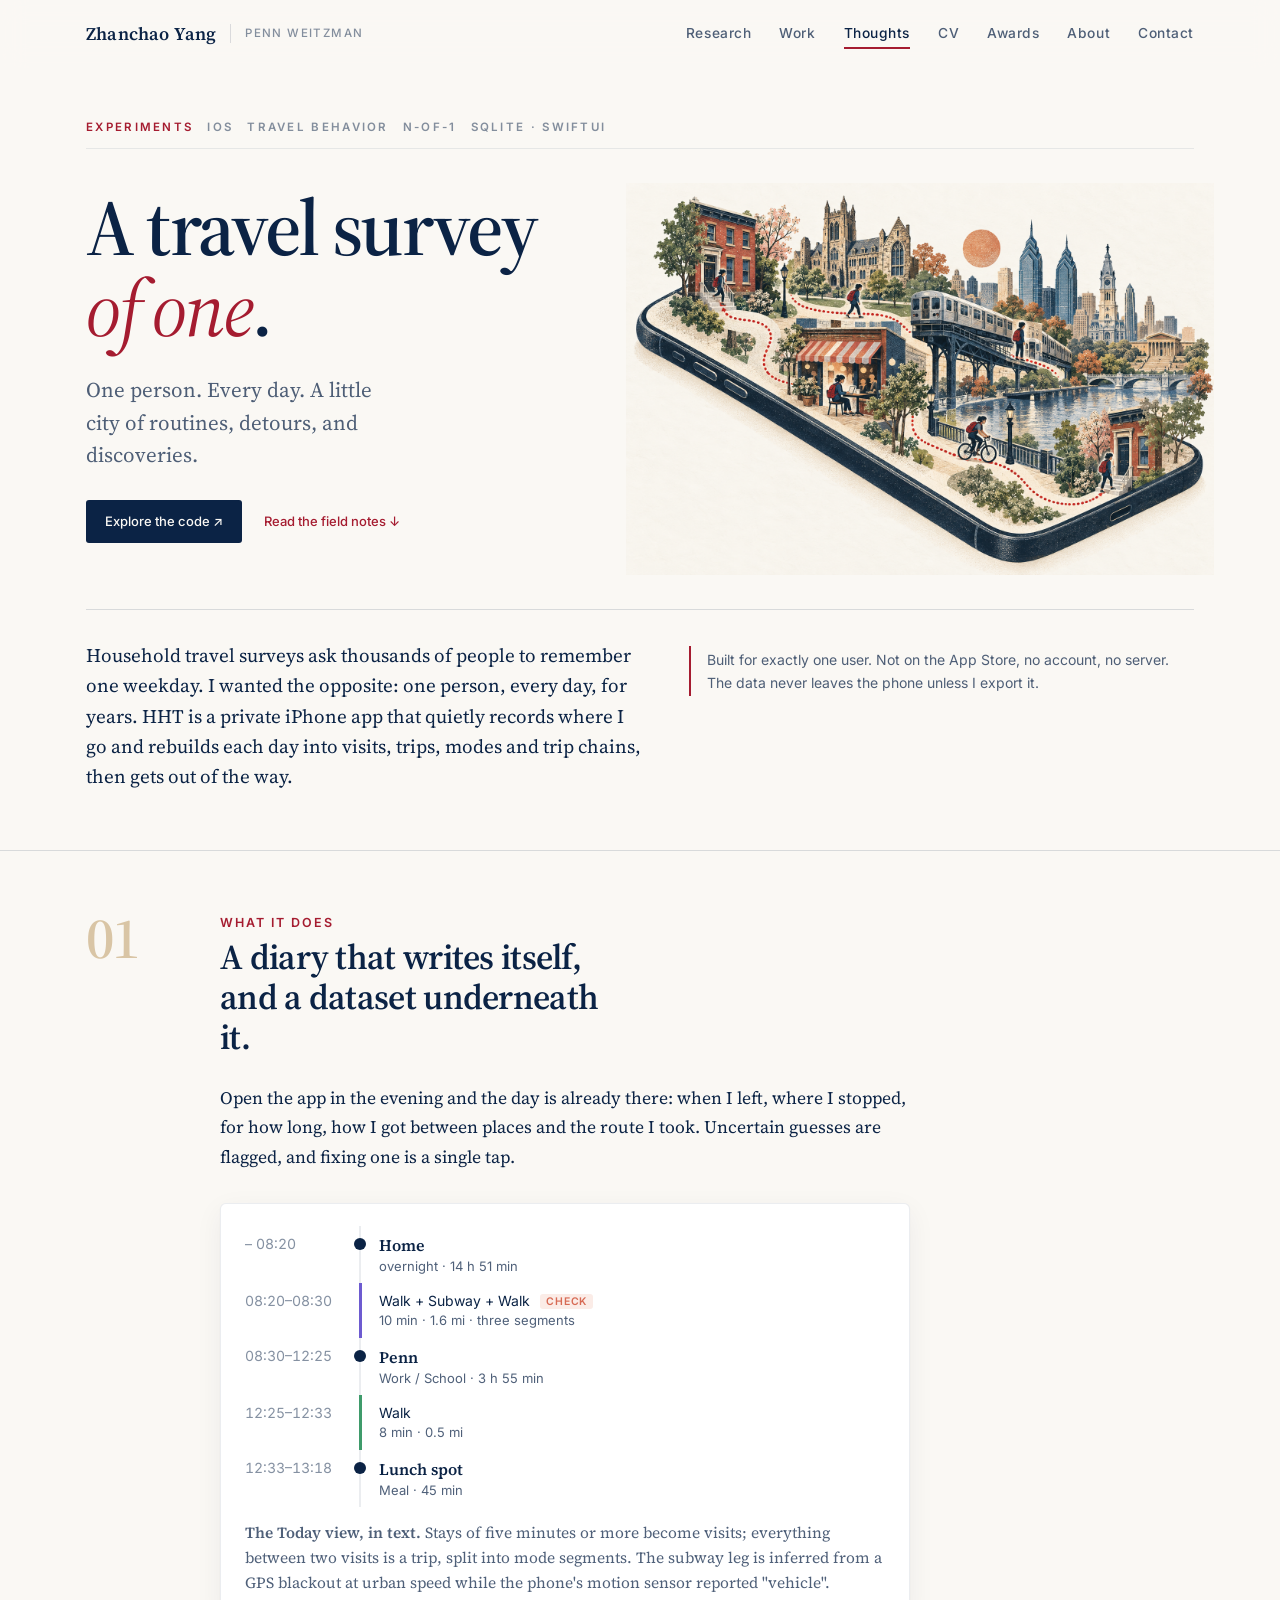
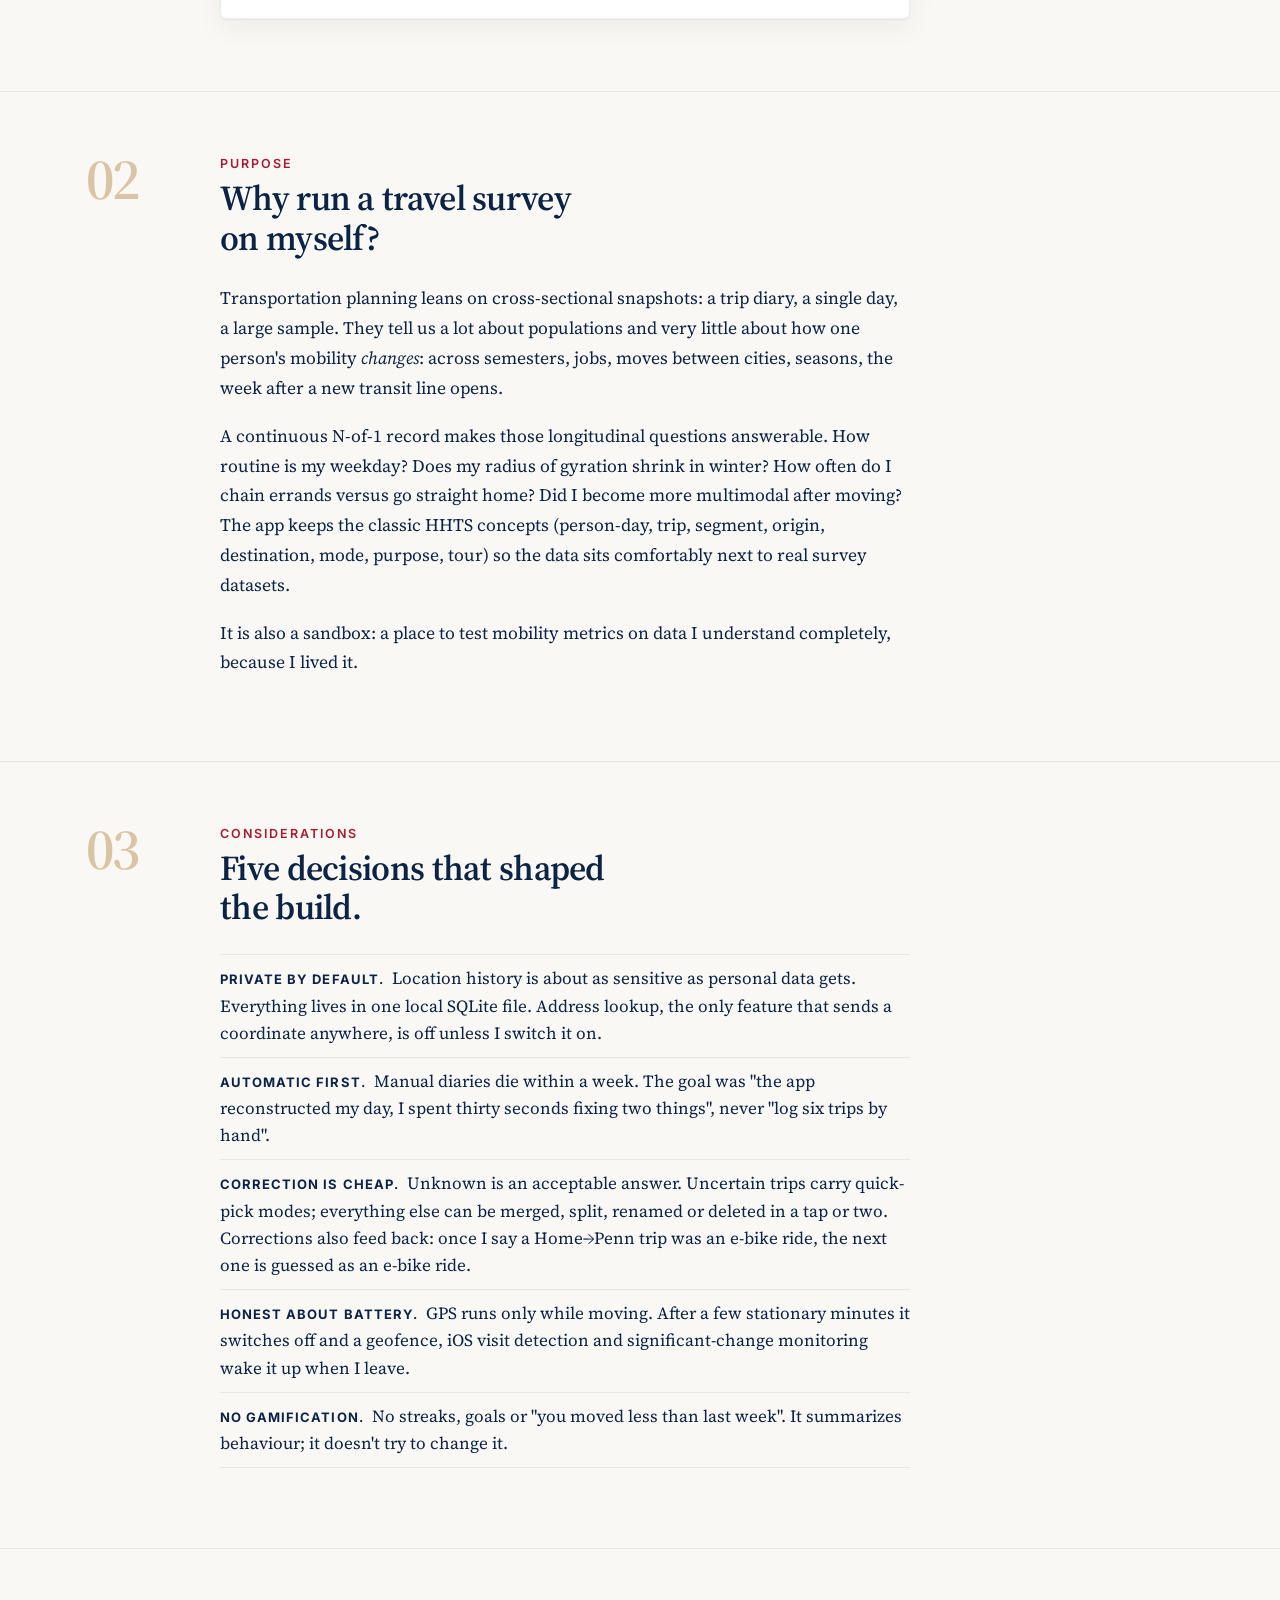
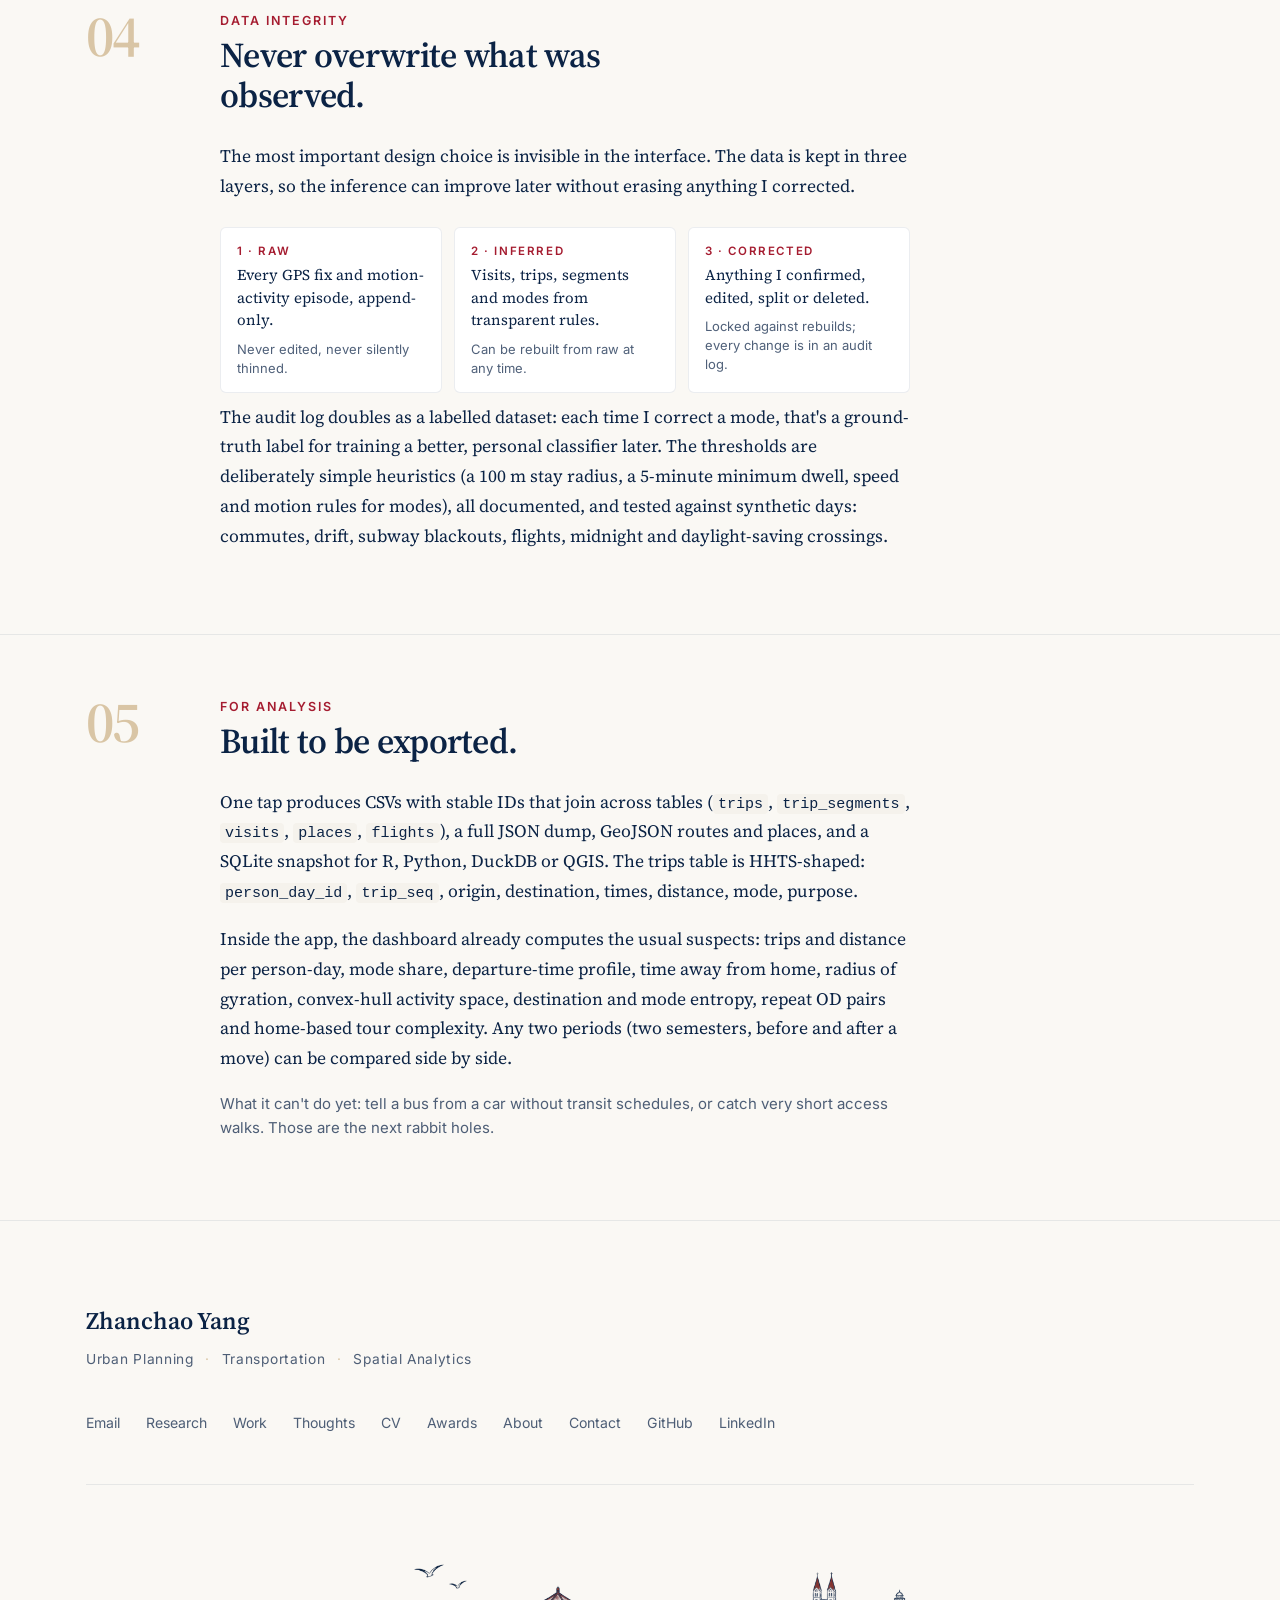
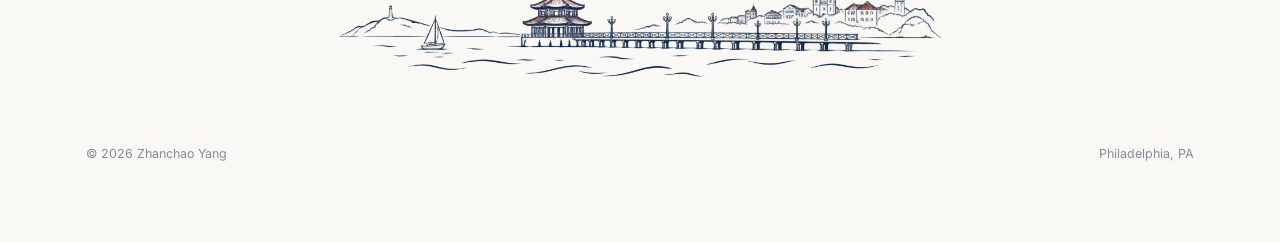
<file: docs/index.html>
<!DOCTYPE html>
<html lang="en">
<head>
<meta charset="utf-8">
<meta name="viewport" content="width=device-width, initial-scale=1">
<title>A Travel Survey of One | Zhanchao Yang</title>
<meta name="description" content="HHT: a private iOS app that runs a continuous household travel survey on one person, and why it is built the way it is.">
<link rel="preconnect" href="https://fonts.googleapis.com">
<link rel="preconnect" href="https://fonts.gstatic.com" crossorigin>
<link href="https://fonts.googleapis.com/css2?family=Source+Serif+4:ital,opsz,wght@0,8..60,400;0,8..60,600;1,8..60,400;1,8..60,600&family=Inter:wght@400;500;600&display=swap" rel="stylesheet">
<link rel="stylesheet" href="site-chrome.css">
<style>
  :root {
    --bg: #faf8f4; --surface: #fff; --surface-warm: #f5f2ec;
    --ink: #0b2345; --ink-navy: #0b2345; --ink-soft: rgba(11,35,69,.72); --ink-faint: rgba(11,35,69,.5);
    --red: #a51c30; --blue: #456a96; --sand: #e9dcc7; --sand-deep: #d9c5a5; --sage: #c8d5c5; --terracotta: #d76a54;
    --line: rgba(11,35,69,.14); --line-soft: rgba(11,35,69,.08); --num: #efece4;
    --serif: 'Source Serif 4', Georgia, 'Times New Roman', serif;
    --sans: 'Inter', system-ui, -apple-system, sans-serif;
  }
  * { box-sizing: border-box; }
  html { -webkit-text-size-adjust: 100%; }
  body { margin: 0; background: var(--bg); color: var(--ink); font: 16px/1.65 var(--sans); }
  a { color: inherit; }
  .container { max-width: 1180px; margin: 0 auto; padding: 0 28px; }

  /* hero */
  .hero { padding: 64px 0 56px; border-bottom: 1px solid var(--line); }
  .tags { display: flex; flex-wrap: wrap; gap: 6px 14px; font: 600 11.5px var(--sans); letter-spacing: .2em; text-transform: uppercase; color: var(--ink-faint); padding-bottom: 14px; border-bottom: 1px solid var(--line-soft); margin: 0 0 44px; }
  .tags span:first-child { color: var(--red); }
  h1 { font: 600 clamp(52px, 9vw, 92px)/.94 var(--serif); letter-spacing: -.03em; margin: 0 0 30px; max-width: 12ch; }
  h1 em { color: var(--red); font-weight: 400; }
  .lede-row { display: grid; grid-template-columns: minmax(0, 1.1fr) minmax(0, 1fr); gap: 48px; align-items: start; }
  .lede { font: 400 19px/1.6 var(--serif); color: var(--ink); margin: 0; max-width: 34em; }
  .aside { border-left: 2px solid var(--red); padding: 2px 0 2px 16px; font-size: 14px; color: var(--ink-soft); margin: 6px 0 0; }

  /* sections */
  section.item { padding: 64px 0; border-bottom: 1px solid var(--line-soft); }
  .item-head { display: grid; grid-template-columns: 110px minmax(0, 1fr); gap: 8px 24px; align-items: start; margin-bottom: 26px; }
  .n { font: 600 58px/.8 var(--serif); color: var(--num); letter-spacing: -.04em; }
  .kicker { font: 600 12.5px var(--sans); letter-spacing: .16em; text-transform: uppercase; color: var(--ink-soft); margin: 0 0 8px; }
  h2 { font: 600 clamp(26px, 3.4vw, 35px)/1.14 var(--serif); letter-spacing: -.02em; margin: 0; max-width: 22ch; }
  .body { margin-left: 134px; max-width: 690px; }
  .body p { font: 400 17.5px/1.7 var(--serif); margin: 0 0 1.05em; }
  .body p.note { font: 400 15px/1.6 var(--sans); color: var(--ink-soft); }
  .body strong { font-weight: 600; }
  code { font: 500 .86em ui-monospace, SFMono-Regular, Menlo, monospace; background: var(--surface-warm); padding: 1px 5px; border-radius: 4px; }

  /* the diary figure */
  figure.plate { margin: 30px 0 8px; background: var(--surface); border: 1px solid var(--line-soft); border-radius: 6px; padding: 22px 24px; box-shadow: 0 1px 2px rgba(11,35,69,.04), 0 8px 28px rgba(11,35,69,.06); }
  .diary { font: 14px/1.5 var(--sans); display: grid; grid-template-columns: 96px 18px minmax(0, 1fr); column-gap: 10px; }
  .diary .t { color: var(--ink-faint); font-variant-numeric: tabular-nums; padding: 7px 0; }
  .diary .rail { position: relative; }
  .diary .rail::before { content: ""; position: absolute; left: 8px; top: 0; bottom: 0; width: 2px; background: var(--line-soft); }
  .diary .rail i { position: absolute; left: 3px; top: 12px; width: 12px; height: 12px; border-radius: 50%; background: var(--ink-navy); }
  .diary .rail.move i { background: none; }
  .diary .rail.move::before { background: var(--c, var(--blue)); width: 3px; left: 7.5px; }
  .diary .what { padding: 7px 0; }
  .diary .place { font-weight: 600; font-family: var(--serif); font-size: 16px; }
  .diary .meta { color: var(--ink-soft); font-size: 13px; }
  .chip { display: inline-block; font: 600 10.5px var(--sans); letter-spacing: .08em; text-transform: uppercase; color: var(--terracotta); background: #fbece7; border-radius: 3px; padding: 1px 6px; margin-left: 6px; vertical-align: 1px; }
  figcaption { font: 400 15.5px/1.6 var(--serif); color: var(--ink-soft); margin-top: 14px; }

  /* layers */
  .layers { display: grid; grid-template-columns: repeat(3, minmax(0, 1fr)); gap: 12px; margin: 26px 0 10px; }
  .layer { background: var(--surface); border: 1px solid var(--line-soft); border-radius: 6px; padding: 16px 16px 14px; }
  .layer b { display: block; font: 600 11.5px var(--sans); letter-spacing: .14em; text-transform: uppercase; color: var(--red); margin-bottom: 6px; }
  .layer p { font: 400 15px/1.5 var(--serif) !important; margin: 0 !important; }
  .layer small { display: block; margin-top: 8px; font: 13px/1.45 var(--sans); color: var(--ink-soft); }

  ul.plain { list-style: none; padding: 0; margin: 0 0 1em; }
  ul.plain li { font: 400 17px/1.6 var(--serif); padding: 10px 0; border-top: 1px solid var(--line-soft); }
  ul.plain li:last-child { border-bottom: 1px solid var(--line-soft); }
  ul.plain li b { font-family: var(--sans); font-size: 13px; letter-spacing: .08em; text-transform: uppercase; color: var(--ink-navy); margin-right: 8px; }

  @media (max-width: 760px) {
    .container { padding: 0 16px; }
    .hero { padding: 40px 0 40px; }
    .lede-row { grid-template-columns: 1fr; gap: 20px; }
    .item-head { grid-template-columns: 1fr; }
    .n { font-size: 44px; }
    .body { margin-left: 0; }
    .layers { grid-template-columns: 1fr; }
    .diary { grid-template-columns: 74px 18px minmax(0, 1fr); column-gap: 6px; }
    figure.plate { padding: 16px 14px; }
  }

  .container { padding: 0 36px; }
  body { -webkit-font-smoothing: antialiased; }
  .hero { padding: 120px 0 58px; }
  .tags { margin-bottom: 34px; }
  .hero-grid { display: grid; grid-template-columns: 1fr 1.1fr; align-items: center; gap: 24px; }
  h1 { font-size: clamp(54px, 6.2vw, 82px); line-height: 1.03; margin-bottom: 24px; }
  .hero-dek { max-width: 30ch; font: 400 21px/1.55 var(--serif); color: var(--ink-soft); }
  .hero-figure { margin: 0 -20px 0 0; }
  .hero-figure img { display: block; width: 100%; height: auto; }
  .hero-actions { display: flex; flex-wrap: wrap; gap: 22px; margin: 28px 0; align-items: center; }
  .hero-actions a { font: 500 13px/1.5 var(--sans); text-decoration: none; }
  .source-link { padding: 12px 19px; background: var(--ink); color: var(--bg); border-radius: 3px; }
  .source-link:hover { background: var(--red); }
  .read-link { color: var(--red); }
  .lede-row { margin-top: 34px; padding-top: 30px; border-top: 1px solid var(--line); }
  .kicker { color: var(--red); }
  .n { color: var(--sand-deep); }
  .footer-name, .footer-identity { margin-top: 0; }
  .footer-identity { margin-bottom: 0; }
  section.item { scroll-margin-top: 90px; }
  a:focus-visible, button:focus-visible { outline: 2px solid var(--red); outline-offset: 5px; }
  @media (max-width: 1000px) { .nav-affil { display: none; } .nav-links { gap: 20px; } }
  @media (max-width: 760px) {
    .container { padding: 0 24px; }
    .hero { padding: 102px 0 40px; }
    .hero-grid { grid-template-columns: 1fr; gap: 8px; }
    .hero-figure { margin: 0; }
    .hero-dek { max-width: 34ch; }
    .tags { font-size: 10px; letter-spacing: .12em; margin-bottom: 26px; }
    .lede-row { margin-top: 24px; }
    .footer-links { gap: 16px 24px; }
    .site-footer { padding: 56px 0 32px; }
  }
  @media (max-width: 720px) {
    .site-nav .nav-inner { padding: 14px 24px; }
    .nav-toggle { display: flex; }
    .nav-links { position: absolute; top: 100%; left: 0; right: 0; background: var(--bg); border-bottom: 1px solid var(--line); flex-direction: column; align-items: stretch; gap: 0; padding: 8px 24px 18px; display: none; }
    .nav-links.open { display: flex; }
    .nav-links a { padding: 10px 0; font-size: 1rem; }
  }
  @media (prefers-reduced-motion: reduce) { *, *::before, *::after { transition: none !important; } }
</style>
</head>
<body>

<header class="site-nav" id="site-nav">
			<div class="nav-inner">
				<div class="nav-brand">
					<a class="nav-name" href="https://www.zhanchaoyang.com/">Zhanchao Yang</a>
					<span class="nav-affil">Penn Weitzman</span>
				</div>
				<button
					class="nav-toggle"
					id="nav-toggle"
					aria-label="Open menu"
					aria-expanded="false"
					aria-controls="nav-links"
				>
					<span></span><span></span><span></span>
				</button>
				<nav aria-label="Main navigation" class="nav-links" id="nav-links">
					<a href="https://www.zhanchaoyang.com/pages/research.html">Research</a>
					<a href="https://www.zhanchaoyang.com/pages/professional-work.html">Work</a>
					<a class="active" href="https://www.zhanchaoyang.com/pages/blog.html">Thoughts</a>
					<a href="https://www.zhanchaoyang.com/pages/cv.html">CV</a>
					<a href="https://www.zhanchaoyang.com/pages/awards.html">Awards</a>
					<a href="https://www.zhanchaoyang.com/pages/about-me.html">About</a>
					<a href="https://www.zhanchaoyang.com/pages/contact.html">Contact</a>
				</nav>
			</div>
		</header>

<main>
  <div class="hero">
    <div class="container">
      <p class="tags"><span>Experiments</span><span>iOS</span><span>Travel behavior</span><span>N-of-1</span><span>SQLite · SwiftUI</span></p>
      <div class="hero-grid">
        <div>
          <h1>A travel survey <em>of one</em>.</h1>
          <p class="hero-dek">One person. Every day. A little city of routines, detours, and discoveries.</p>
          <div class="hero-actions"><a class="source-link" href="https://github.com/zyang91/HHT-app">Explore the code ↗</a><a class="read-link" href="#the-diary">Read the field notes ↓</a></div>
        </div>
        <figure class="hero-figure"><img src="assets/hht-daily-journey.png" width="1536" height="1024" fetchpriority="high" alt="A miniature Philadelphia unfolds from a phone, with a looping route connecting home, campus, coffee, cycling and the subway."></figure>
      </div>
      <div class="lede-row">
        <p class="lede">Household travel surveys ask thousands of people to remember one weekday. I wanted the opposite: one person, every day, for years. HHT is a private iPhone app that quietly records where I go and rebuilds each day into visits, trips, modes and trip chains, then gets out of the way.</p>
        <p class="aside">Built for exactly one user. Not on the App Store, no account, no server. The data never leaves the phone unless I export it.</p>
      </div>
    </div>
  </div>

  <section class="item" id="the-diary">
    <div class="container">
      <div class="item-head">
        <span class="n">01</span>
        <div><p class="kicker">What it does</p><h2>A diary that writes itself, and a dataset underneath it.</h2></div>
      </div>
      <div class="body">
        <p>Open the app in the evening and the day is already there: when I left, where I stopped, for how long, how I got between places and the route I took. Uncertain guesses are flagged, and fixing one is a single tap.</p>
        <figure class="plate">
          <div class="diary">
            <div class="t">– 08:20</div><div class="rail"><i></i></div><div class="what"><span class="place">Home</span><div class="meta">overnight · 14 h 51 min</div></div>
            <div class="t">08:20–08:30</div><div class="rail move" style="--c:#6d5bd0"></div><div class="what">Walk + Subway + Walk <span class="chip">check</span><div class="meta">10 min · 1.6 mi · three segments</div></div>
            <div class="t">08:30–12:25</div><div class="rail"><i></i></div><div class="what"><span class="place">Penn</span><div class="meta">Work / School · 3 h 55 min</div></div>
            <div class="t">12:25–12:33</div><div class="rail move" style="--c:#3f9b6b"></div><div class="what">Walk<div class="meta">8 min · 0.5 mi</div></div>
            <div class="t">12:33–13:18</div><div class="rail"><i></i></div><div class="what"><span class="place">Lunch spot</span><div class="meta">Meal · 45 min</div></div>
          </div>
          <figcaption><strong>The Today view, in text.</strong> Stays of five minutes or more become visits; everything between two visits is a trip, split into mode segments. The subway leg is inferred from a GPS blackout at urban speed while the phone's motion sensor reported "vehicle".</figcaption>
        </figure>
      </div>
    </div>
  </section>

  <section class="item">
    <div class="container">
      <div class="item-head">
        <span class="n">02</span>
        <div><p class="kicker">Purpose</p><h2>Why run a travel survey on myself?</h2></div>
      </div>
      <div class="body">
        <p>Transportation planning leans on cross-sectional snapshots: a trip diary, a single day, a large sample. They tell us a lot about populations and very little about how one person's mobility <em>changes</em>: across semesters, jobs, moves between cities, seasons, the week after a new transit line opens.</p>
        <p>A continuous N-of-1 record makes those longitudinal questions answerable. How routine is my weekday? Does my radius of gyration shrink in winter? How often do I chain errands versus go straight home? Did I become more multimodal after moving? The app keeps the classic HHTS concepts (person-day, trip, segment, origin, destination, mode, purpose, tour) so the data sits comfortably next to real survey datasets.</p>
        <p>It is also a sandbox: a place to test mobility metrics on data I understand completely, because I lived it.</p>
      </div>
    </div>
  </section>

  <section class="item">
    <div class="container">
      <div class="item-head">
        <span class="n">03</span>
        <div><p class="kicker">Considerations</p><h2>Five decisions that shaped the build.</h2></div>
      </div>
      <div class="body">
        <ul class="plain">
          <li><b>Private by default.</b>Location history is about as sensitive as personal data gets. Everything lives in one local SQLite file. Address lookup, the only feature that sends a coordinate anywhere, is off unless I switch it on.</li>
          <li><b>Automatic first.</b>Manual diaries die within a week. The goal was "the app reconstructed my day, I spent thirty seconds fixing two things", never "log six trips by hand".</li>
          <li><b>Correction is cheap.</b>Unknown is an acceptable answer. Uncertain trips carry quick-pick modes; everything else can be merged, split, renamed or deleted in a tap or two. Corrections also feed back: once I say a Home→Penn trip was an e-bike ride, the next one is guessed as an e-bike ride.</li>
          <li><b>Honest about battery.</b>GPS runs only while moving. After a few stationary minutes it switches off and a geofence, iOS visit detection and significant-change monitoring wake it up when I leave.</li>
          <li><b>No gamification.</b>No streaks, goals or "you moved less than last week". It summarizes behaviour; it doesn't try to change it.</li>
        </ul>
      </div>
    </div>
  </section>

  <section class="item">
    <div class="container">
      <div class="item-head">
        <span class="n">04</span>
        <div><p class="kicker">Data integrity</p><h2>Never overwrite what was observed.</h2></div>
      </div>
      <div class="body">
        <p>The most important design choice is invisible in the interface. The data is kept in three layers, so the inference can improve later without erasing anything I corrected.</p>
        <div class="layers">
          <div class="layer"><b>1 · Raw</b><p>Every GPS fix and motion-activity episode, append-only.</p><small>Never edited, never silently thinned.</small></div>
          <div class="layer"><b>2 · Inferred</b><p>Visits, trips, segments and modes from transparent rules.</p><small>Can be rebuilt from raw at any time.</small></div>
          <div class="layer"><b>3 · Corrected</b><p>Anything I confirmed, edited, split or deleted.</p><small>Locked against rebuilds; every change is in an audit log.</small></div>
        </div>
        <p>The audit log doubles as a labelled dataset: each time I correct a mode, that's a ground-truth label for training a better, personal classifier later. The thresholds are deliberately simple heuristics (a 100 m stay radius, a 5-minute minimum dwell, speed and motion rules for modes), all documented, and tested against synthetic days: commutes, drift, subway blackouts, flights, midnight and daylight-saving crossings.</p>
      </div>
    </div>
  </section>

  <section class="item">
    <div class="container">
      <div class="item-head">
        <span class="n">05</span>
        <div><p class="kicker">For analysis</p><h2>Built to be exported.</h2></div>
      </div>
      <div class="body">
        <p>One tap produces CSVs with stable IDs that join across tables (<code>trips</code>, <code>trip_segments</code>, <code>visits</code>, <code>places</code>, <code>flights</code>), a full JSON dump, GeoJSON routes and places, and a SQLite snapshot for R, Python, DuckDB or QGIS. The trips table is HHTS-shaped: <code>person_day_id</code>, <code>trip_seq</code>, origin, destination, times, distance, mode, purpose.</p>
        <p>Inside the app, the dashboard already computes the usual suspects: trips and distance per person-day, mode share, departure-time profile, time away from home, radius of gyration, convex-hull activity space, destination and mode entropy, repeat OD pairs and home-based tour complexity. Any two periods (two semesters, before and after a move) can be compared side by side.</p>
        <p class="note">What it can't do yet: tell a bus from a car without transit schedules, or catch very short access walks. Those are the next rabbit holes.</p>
      </div>
    </div>
  </section>
</main>

<footer class="site-footer">
			<div class="container">
				<div class="footer-grid">
					<div>
						<p class="footer-name">Zhanchao Yang</p>
						<p class="footer-identity">
							Urban Planning <span class="dot">·</span> Transportation
							<span class="dot">·</span> Spatial Analytics
						</p>
					</div>
					<nav aria-label="Footer navigation" class="footer-links">
						<a href="mailto:zhanchao@upenn.edu">Email</a>
						<a href="https://www.zhanchaoyang.com/pages/research.html">Research</a>
						<a href="https://www.zhanchaoyang.com/pages/professional-work.html">Work</a>
						<a href="https://www.zhanchaoyang.com/pages/blog.html">Thoughts</a>
						<a href="https://www.zhanchaoyang.com/pages/cv.html">CV</a>
						<a href="https://www.zhanchaoyang.com/pages/awards.html">Awards</a>
						<a href="https://www.zhanchaoyang.com/pages/about-me.html">About</a>
						<a href="https://www.zhanchaoyang.com/pages/contact.html">Contact</a>
						<a href="https://github.com/zyang91" target="_blank" rel="noopener">GitHub</a>
						<a href="https://www.linkedin.com/in/zhanchaoyang/" target="_blank" rel="noopener">LinkedIn</a>
					</nav>
				</div>
				<div class="footer-hometown">
					<img src="assets/qingdao-footer.png" width="2172" height="724"
						alt="Qingdao, my hometown — a sketch of Zhanqiao Pier and the seafront."
						loading="lazy" decoding="async" />
				</div>
				<div class="footer-note">
					<span>© <span id="year">2026</span> Zhanchao Yang</span>
					<span>Philadelphia, PA</span>
				</div>
			</div>
		</footer>

<script>
  const toggle = document.getElementById('nav-toggle');
  const links = document.getElementById('nav-links');
  function closeMenu() { links.classList.remove('open'); toggle.setAttribute('aria-expanded', 'false'); toggle.setAttribute('aria-label', 'Open menu'); }
  toggle.addEventListener('click', () => {
    const open = links.classList.toggle('open');
    toggle.setAttribute('aria-expanded', String(open));
    toggle.setAttribute('aria-label', open ? 'Close menu' : 'Open menu');
  });
  links.addEventListener('click', event => { if (event.target.closest('a')) closeMenu(); });
  document.addEventListener('keydown', event => { if (event.key === 'Escape' && links.classList.contains('open')) { closeMenu(); toggle.focus(); } });
  const desktop = window.matchMedia('(min-width: 721px)');
  desktop.addEventListener('change', closeMenu);
  function syncNav() { document.getElementById('site-nav').classList.toggle('scrolled', window.scrollY > 12); }
  window.addEventListener('scroll', syncNav, { passive: true });
  syncNav();
  document.getElementById('year').textContent = new Date().getFullYear();
</script>
</body>
</html>
</file>
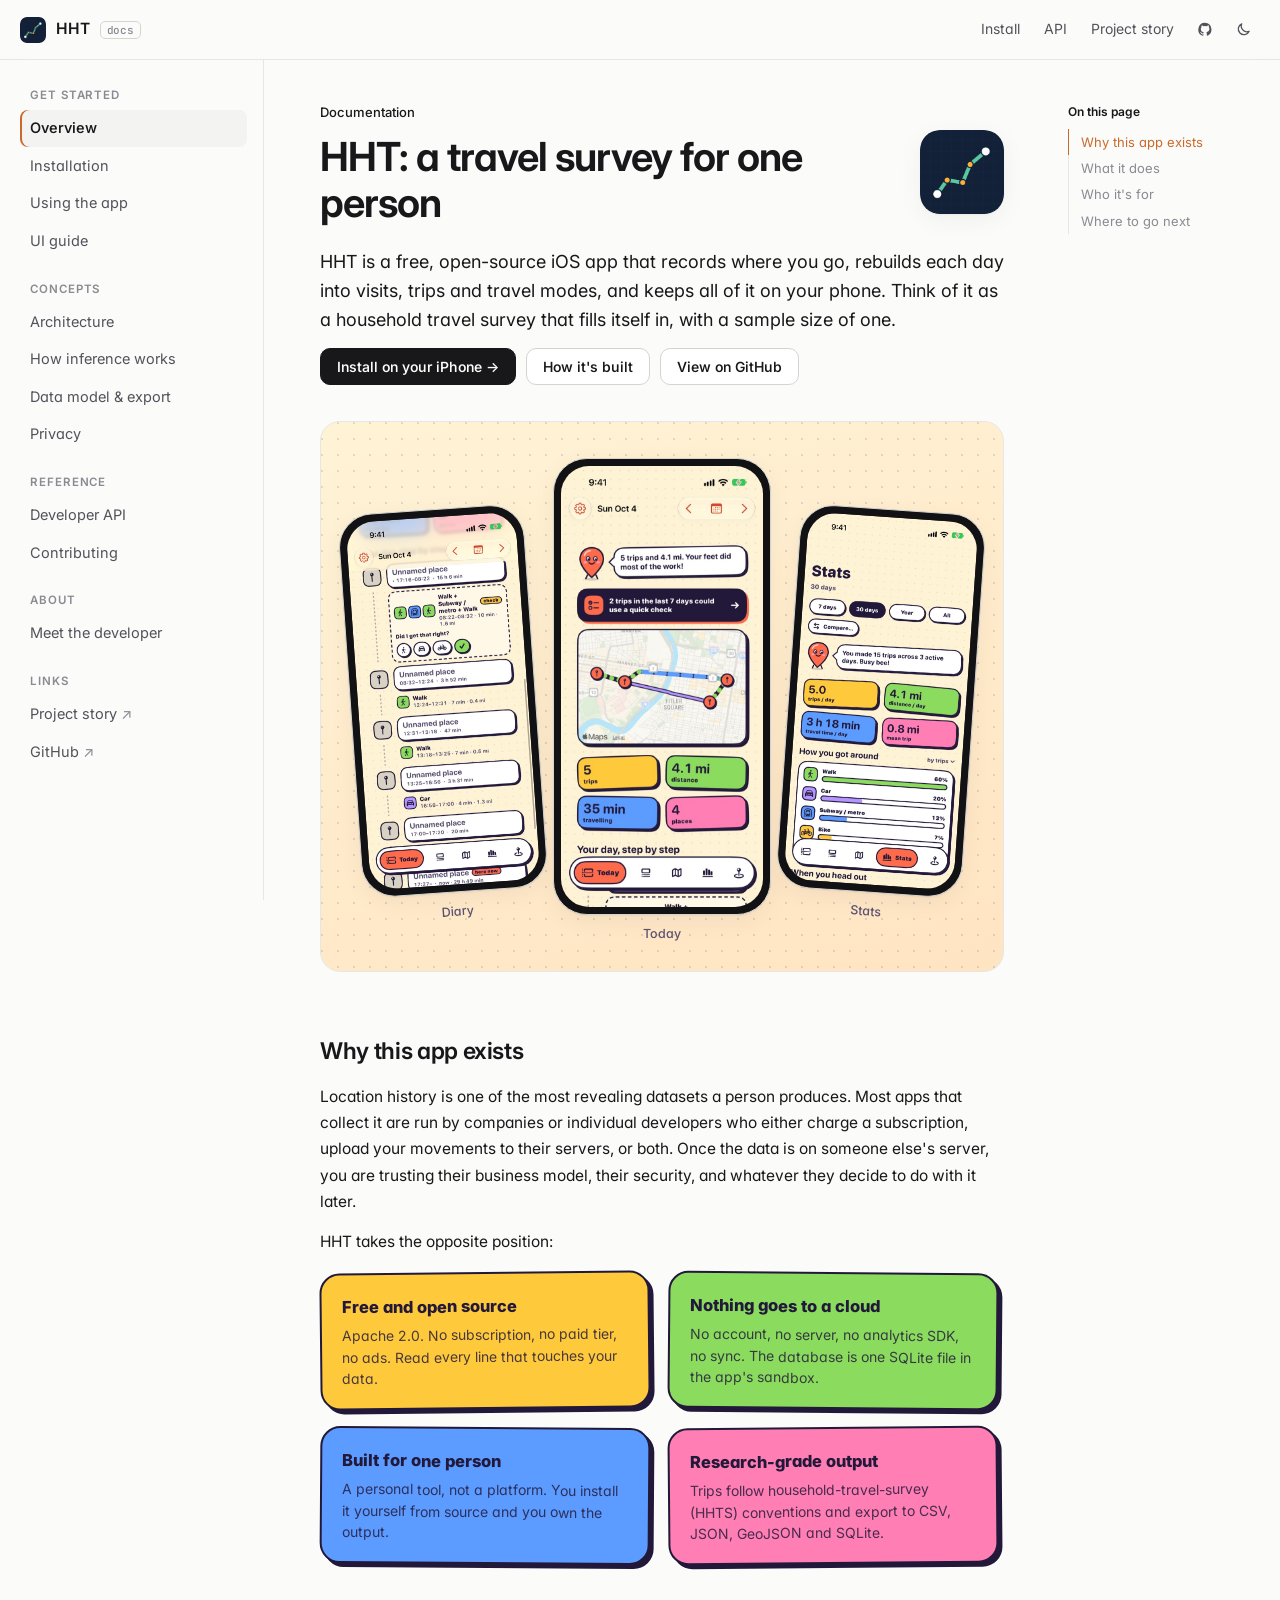
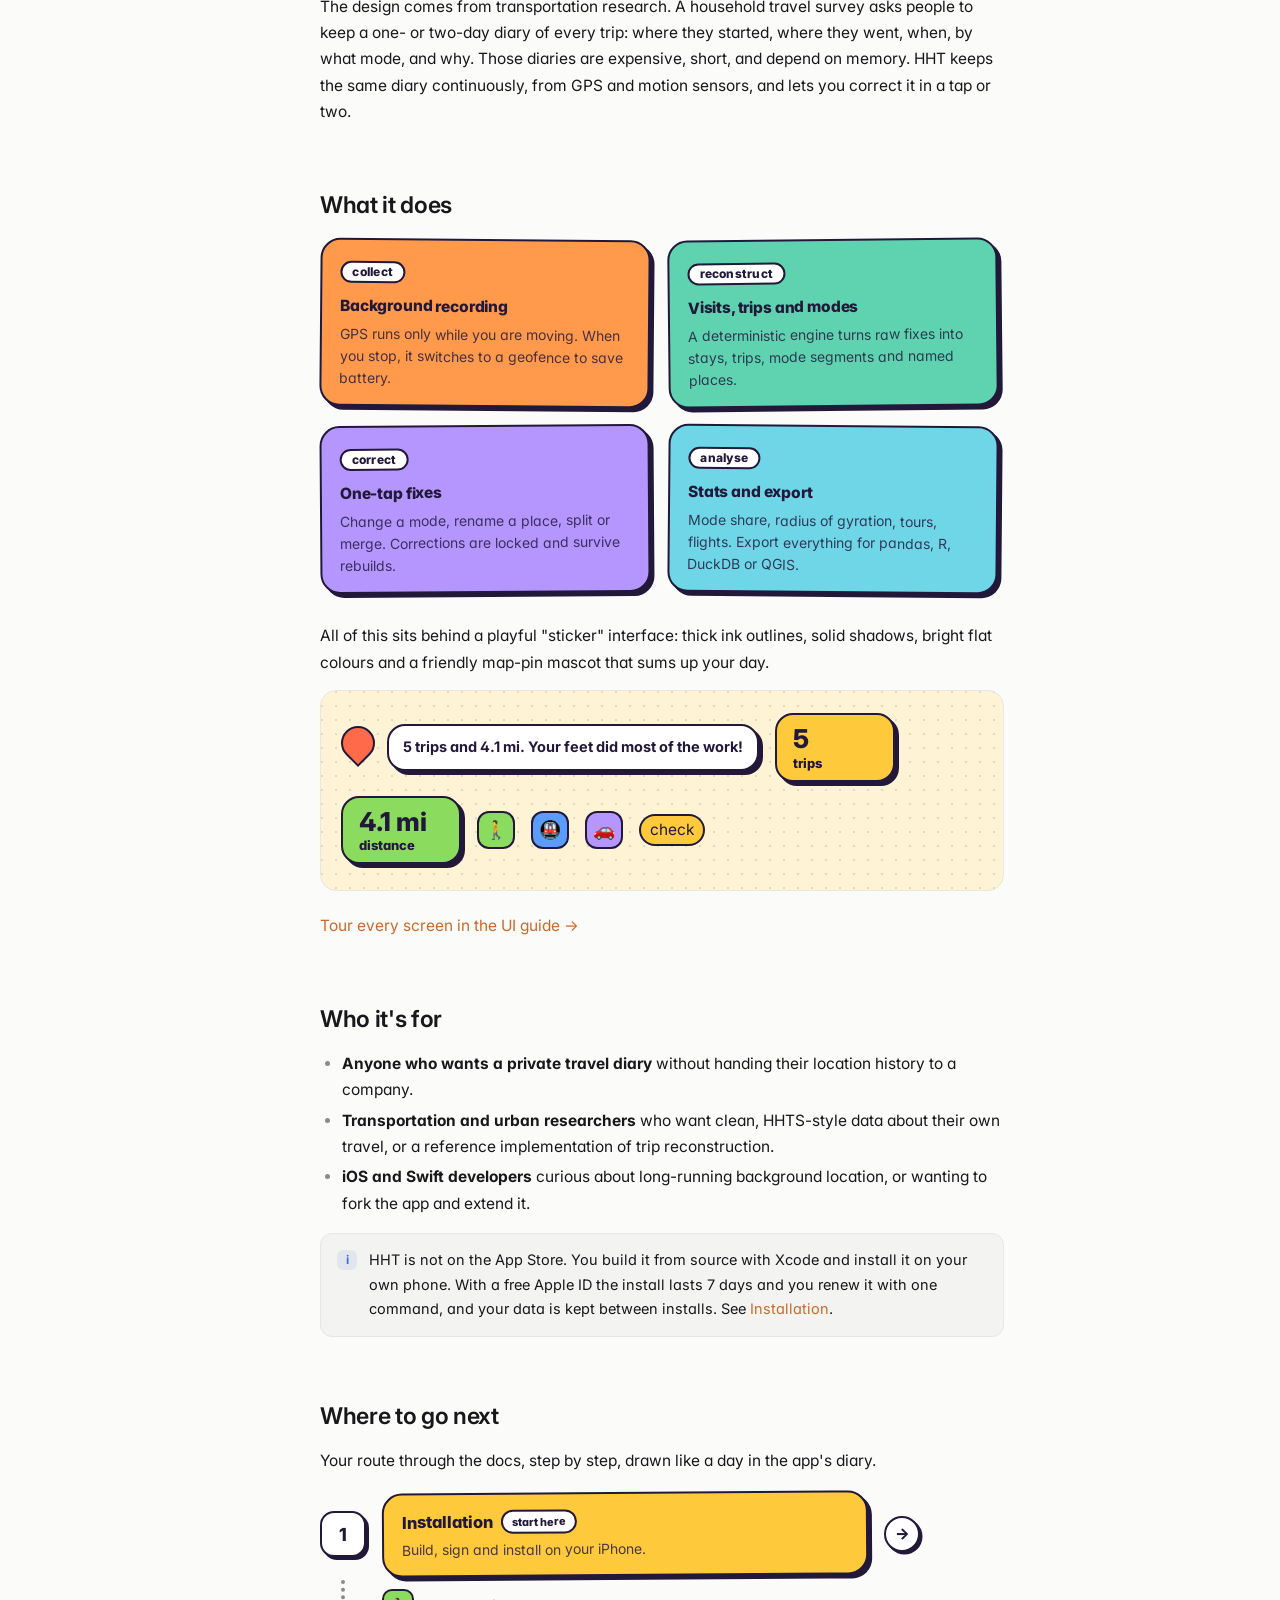
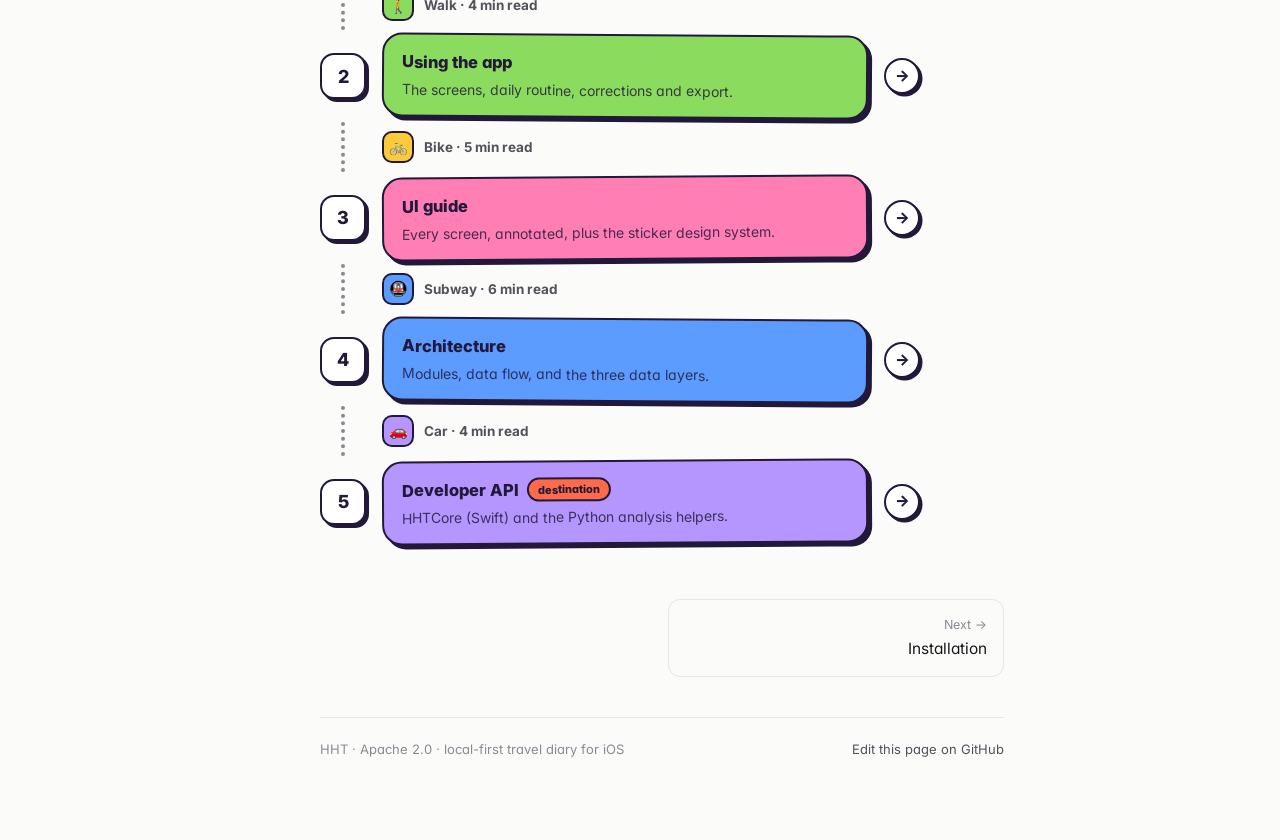
<file: docs/docs/index.html>
<!DOCTYPE html>
<html lang="en">
<head>
<meta charset="utf-8">
<meta name="viewport" content="width=device-width, initial-scale=1">
<title>HHT Documentation</title>
<meta name="description" content="Documentation for HHT, a free, open-source, local-first iOS app that runs a continuous household travel survey for one person.">
<link rel="icon" href="../assets/hht-logo.png">
<link rel="preconnect" href="https://fonts.googleapis.com">
<link rel="preconnect" href="https://fonts.gstatic.com" crossorigin>
<link href="https://fonts.googleapis.com/css2?family=Inter:wght@400;500;600;700&family=JetBrains+Mono:wght@400;500;600&display=swap" rel="stylesheet">
<link rel="stylesheet" href="assets/docs.css?v=6">
<script>try { const t = localStorage.getItem('hht-docs-theme'); if (t) document.documentElement.dataset.theme = t; } catch (e) {}</script>
<script src="assets/docs.js" defer></script>
</head>
<body>
<main class="dx-main"><article class="dx-content home">

<div class="hero">
  <div>
    <p class="eyebrow">Documentation</p>
    <h1>HHT: a travel survey for one person</h1>
  </div>
  <img class="logo" src="../assets/hht-logo.png" alt="HHT logo">
</div>
<p class="lede">HHT is a free, open-source iOS app that records where you go, rebuilds each day into
visits, trips and travel modes, and keeps all of it on your phone. Think of it as a household travel survey
that fills itself in, with a sample size of one.</p>

<div class="actions">
  <a class="btn primary" href="installation.html">Install on your iPhone →</a>
  <a class="btn" href="architecture.html">How it's built</a>
  <a class="btn" href="https://github.com/zyang91/HHT-app">View on GitHub</a>
</div>

<div class="showcase" aria-label="Screenshots of the HHT app">
  <figure class="phone"><img src="assets/screens/diary.jpg" alt="The day's diary: visits and trips in order, with a trip asking 'Did I get that right?'" loading="lazy"><figcaption>Diary</figcaption></figure>
  <figure class="phone"><img src="assets/screens/today.jpg" alt="The Today screen: a mascot speech bubble, the day's routes on a map, and four colourful stat tiles" loading="lazy"><figcaption>Today</figcaption></figure>
  <figure class="phone"><img src="assets/screens/stats.jpg" alt="The Stats screen: trips per day, distance, travel time and mode share bars" loading="lazy"><figcaption>Stats</figcaption></figure>
</div>

<h2>Why this app exists</h2>
<p>Location history is one of the most revealing datasets a person produces. Most apps that collect it
are run by companies or individual developers who either charge a subscription, upload your movements to their
servers, or both. Once the data is on someone else's server, you are trusting their business model,
their security, and whatever they decide to do with it later.</p>
<p>HHT takes the opposite position:</p>

<div class="pillars">
  <div><b>Free and open source</b><span>Apache 2.0. No subscription, no paid tier, no ads. Read every line that touches your data.</span></div>
  <div><b>Nothing goes to a cloud</b><span>No account, no server, no analytics SDK, no sync. The database is one SQLite file in the app's sandbox.</span></div>
  <div><b>Built for one person</b><span>A personal tool, not a platform. You install it yourself from source and you own the output.</span></div>
  <div><b>Research-grade output</b><span>Trips follow household-travel-survey (HHTS) conventions and export to CSV, JSON, GeoJSON and SQLite.</span></div>
</div>

<p>The design comes from transportation research. A household travel survey asks people to keep a one- or two-day
diary of every trip: where they started, where they went, when, by what mode, and why. Those diaries are expensive,
short, and depend on memory. HHT keeps the same diary continuously, from GPS and motion sensors, and lets you correct
it in a tap or two.</p>

<h2>What it does</h2>
<div class="cards toon-grid two">
  <div class="card"><div class="k">collect</div><h3>Background recording</h3><p>GPS runs only while you are moving. When you stop, it switches to a geofence to save battery.</p></div>
  <div class="card"><div class="k">reconstruct</div><h3>Visits, trips and modes</h3><p>A deterministic engine turns raw fixes into stays, trips, mode segments and named places.</p></div>
  <div class="card"><div class="k">correct</div><h3>One-tap fixes</h3><p>Change a mode, rename a place, split or merge. Corrections are locked and survive rebuilds.</p></div>
  <div class="card"><div class="k">analyse</div><h3>Stats and export</h3><p>Mode share, radius of gyration, tours, flights. Export everything for pandas, R, DuckDB or QGIS.</p></div>
</div>

<p>All of this sits behind a playful "sticker" interface: thick ink outlines, solid shadows, bright flat colours and a
friendly map-pin mascot that sums up your day.</p>
<div class="toon-stage" aria-hidden="true">
  <div class="toon-bubble"><span class="pin"></span><span class="toon say">5 trips and 4.1 mi. Your feet did most of the work!</span></div>
  <span class="toon toon-stat" style="--fill:#ffc93c"><big>5</big><small>trips</small></span>
  <span class="toon toon-stat" style="--fill:#8bdb5e"><big>4.1 mi</big><small>distance</small></span>
  <span class="toon-chip" style="background:#8bdb5e">🚶</span><span class="toon-chip" style="background:#5c9bff">🚇</span><span class="toon-chip" style="background:#b596ff">🚗</span>
  <span class="toon-badge" style="background:#ffc93c">check</span>
</div>
<p><a href="ui-guide.html">Tour every screen in the UI guide →</a></p>

<h2>Who it's for</h2>
<ul>
  <li><b>Anyone who wants a private travel diary</b> without handing their location history to a company.</li>
  <li><b>Transportation and urban researchers</b> who want clean, HHTS-style data about their own travel, or a reference
    implementation of trip reconstruction.</li>
  <li><b>iOS and Swift developers</b> curious about long-running background location, or wanting to fork the app and extend it.</li>
</ul>

<div class="callout note"><div class="ic">i</div>
<p>HHT is not on the App Store. You build it from source with Xcode and install it on your own phone. With a free Apple ID
the install lasts 7 days and you renew it with one command, and your data is kept between installs. See <a href="installation.html">Installation</a>.</p></div>

<h2>Where to go next</h2>
<p class="muted">Your route through the docs, step by step, drawn like a day in the app's diary.</p>
<ol class="route">
  <li class="stop" style="--fill:#ffc93c"><a href="installation.html">
    <span class="pin">1</span>
    <span class="body"><b>Installation <span class="toon-badge" style="background:#fff">start here</span></b><small>Build, sign and install on your iPhone.</small></span>
    <span class="go">→</span></a></li>
  <li class="leg"><span class="toon-chip" style="background:#8bdb5e">🚶</span>Walk · 4 min read</li>
  <li class="stop" style="--fill:#8bdb5e"><a href="using-the-app.html">
    <span class="pin">2</span>
    <span class="body"><b>Using the app</b><small>The screens, daily routine, corrections and export.</small></span>
    <span class="go">→</span></a></li>
  <li class="leg"><span class="toon-chip" style="background:#ffc93c">🚲</span>Bike · 5 min read</li>
  <li class="stop" style="--fill:#ff7eb3"><a href="ui-guide.html">
    <span class="pin">3</span>
    <span class="body"><b>UI guide</b><small>Every screen, annotated, plus the sticker design system.</small></span>
    <span class="go">→</span></a></li>
  <li class="leg"><span class="toon-chip" style="background:#5c9bff">🚇</span>Subway · 6 min read</li>
  <li class="stop" style="--fill:#5c9bff"><a href="architecture.html">
    <span class="pin">4</span>
    <span class="body"><b>Architecture</b><small>Modules, data flow, and the three data layers.</small></span>
    <span class="go">→</span></a></li>
  <li class="leg"><span class="toon-chip" style="background:#b596ff">🚗</span>Car · 4 min read</li>
  <li class="stop" style="--fill:#b596ff"><a href="api.html">
    <span class="pin">5</span>
    <span class="body"><b>Developer API <span class="toon-badge" style="background:#ff6b4a">destination</span></b><small>HHTCore (Swift) and the Python analysis helpers.</small></span>
    <span class="go">→</span></a></li>
</ol>

</article></main>
</body>
</html>
</file>
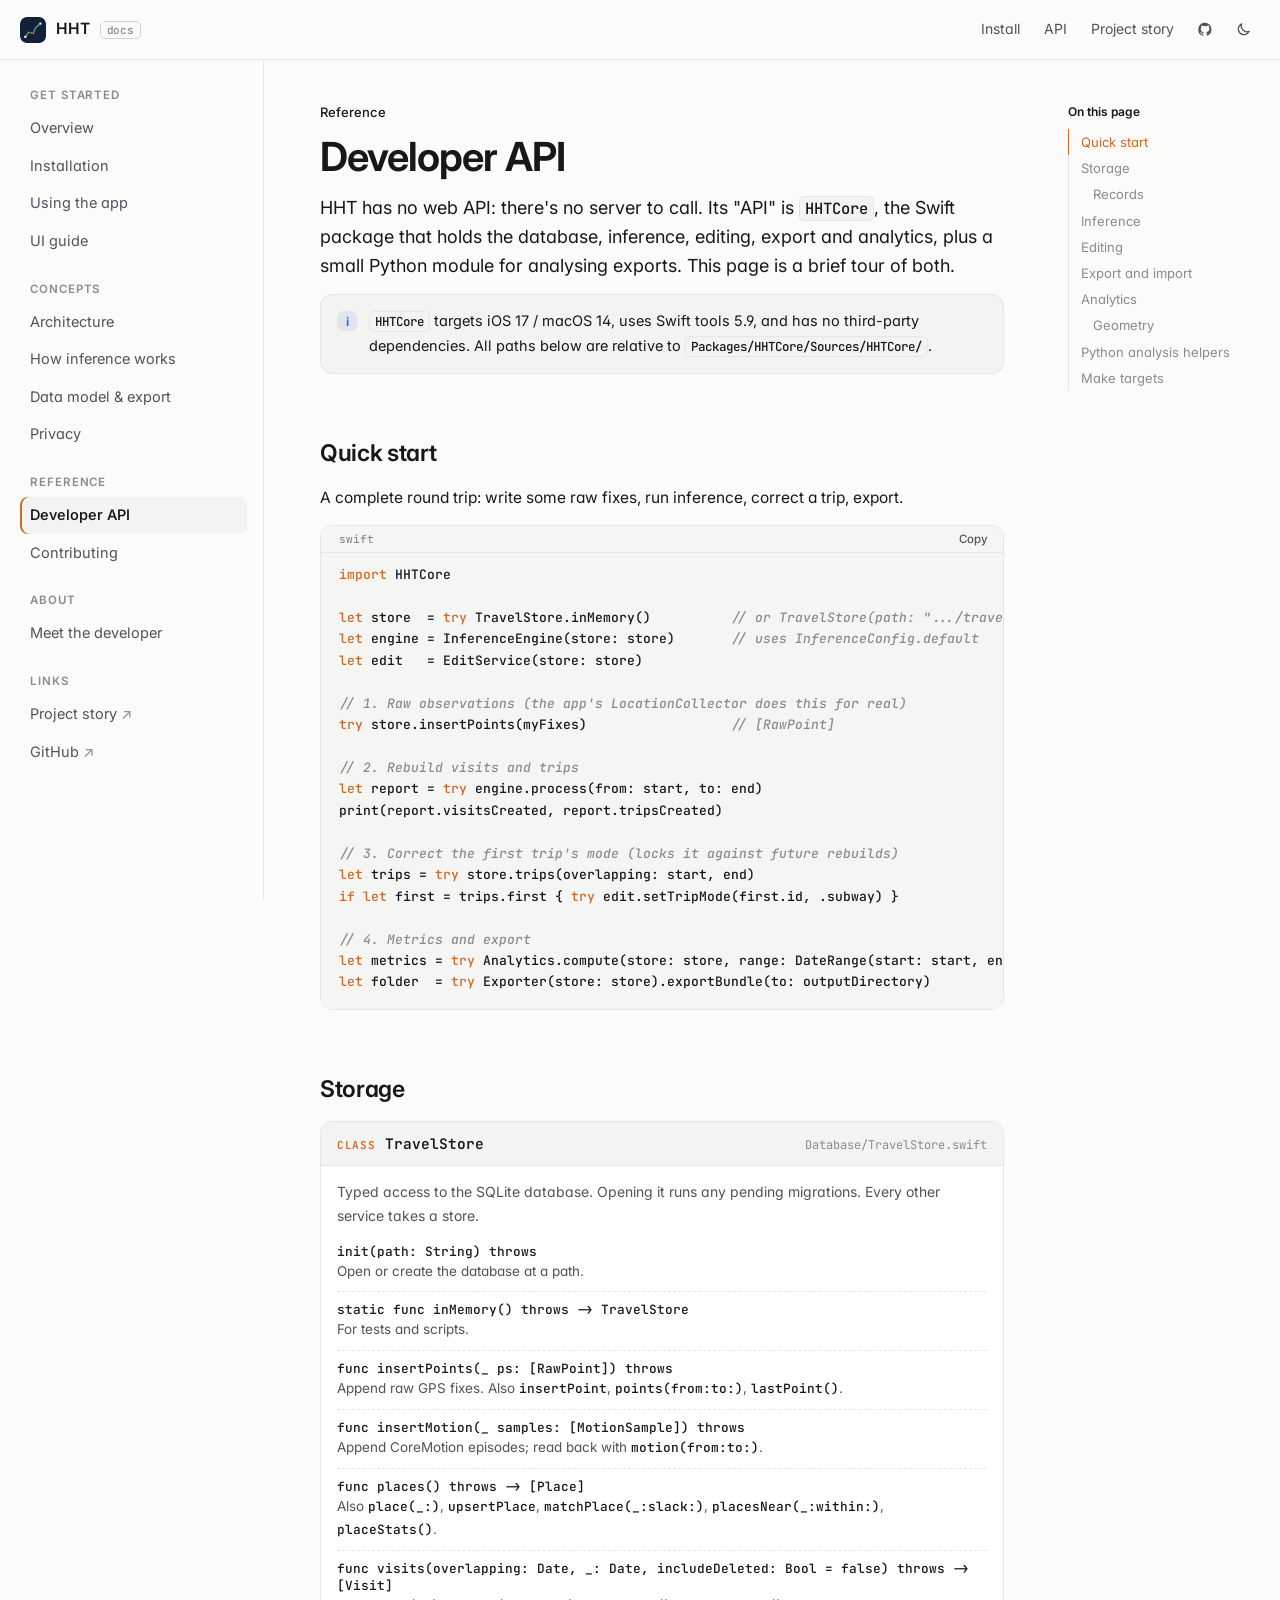
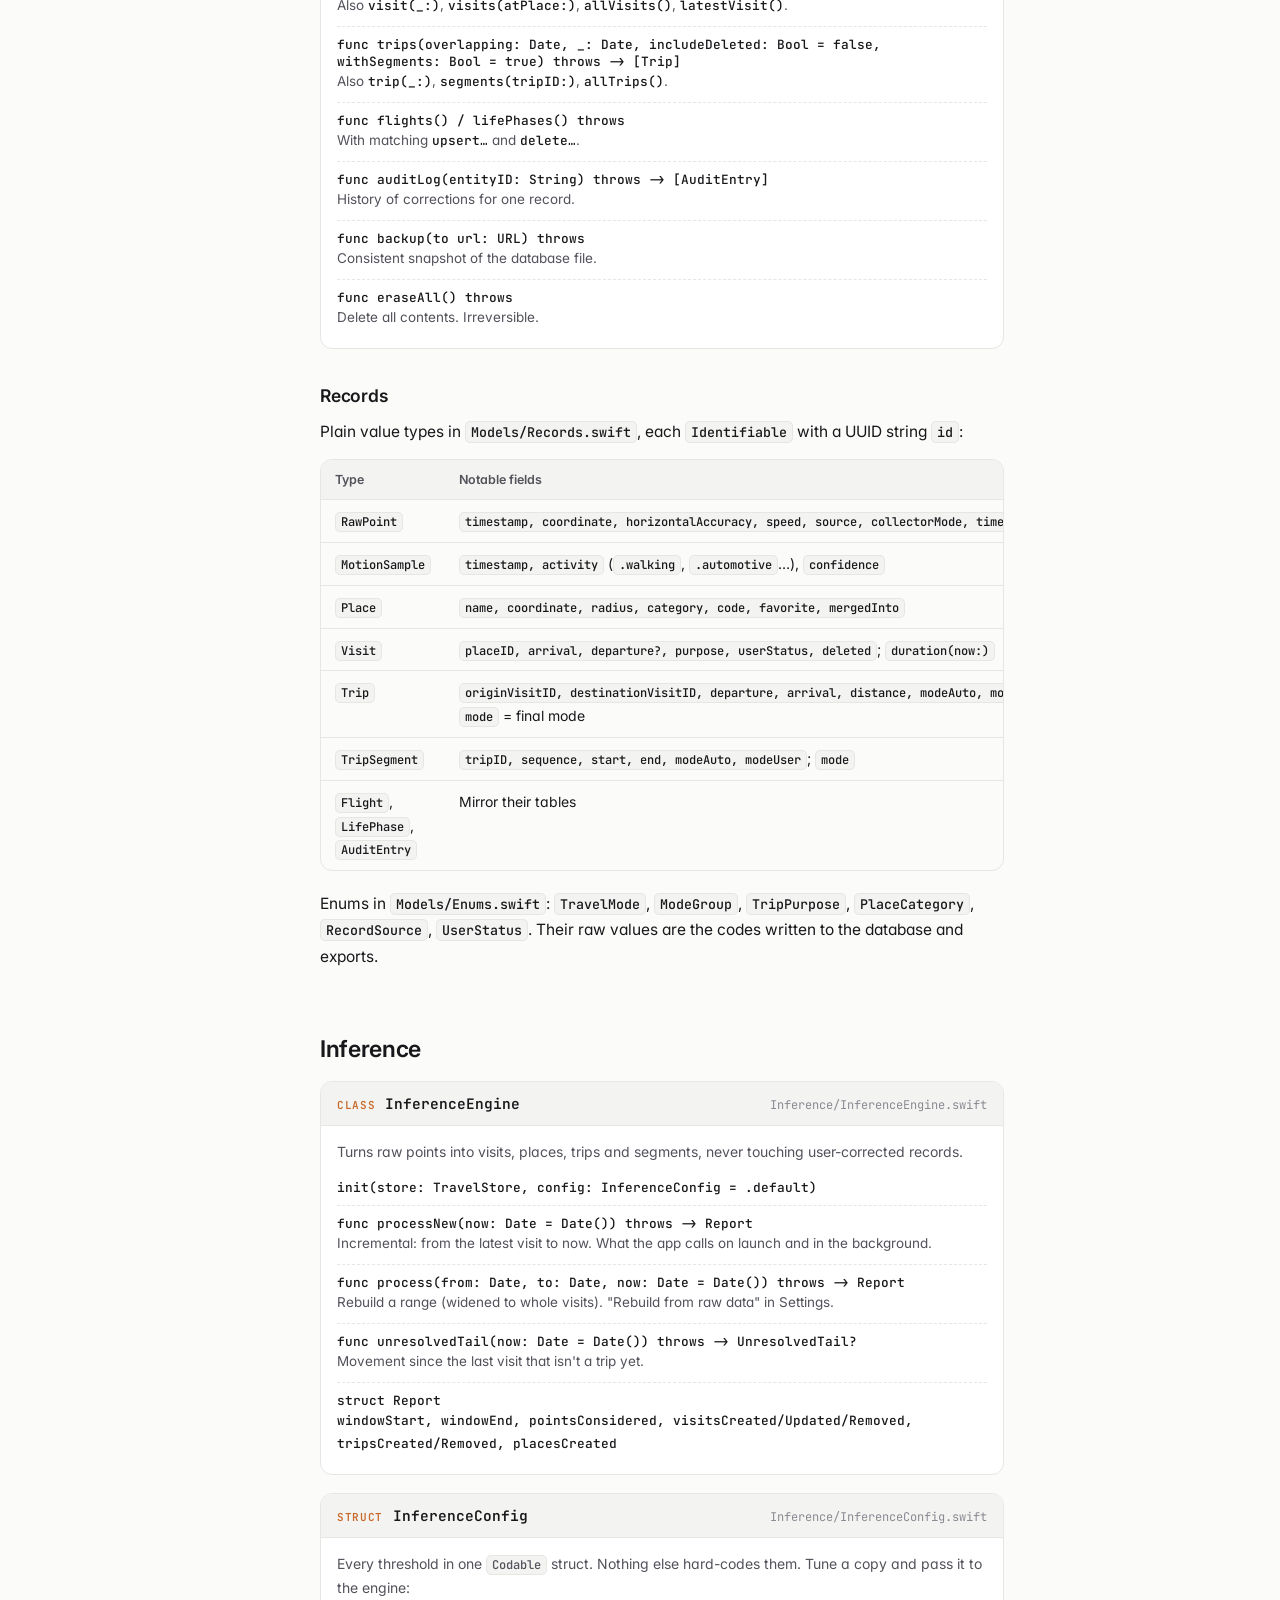
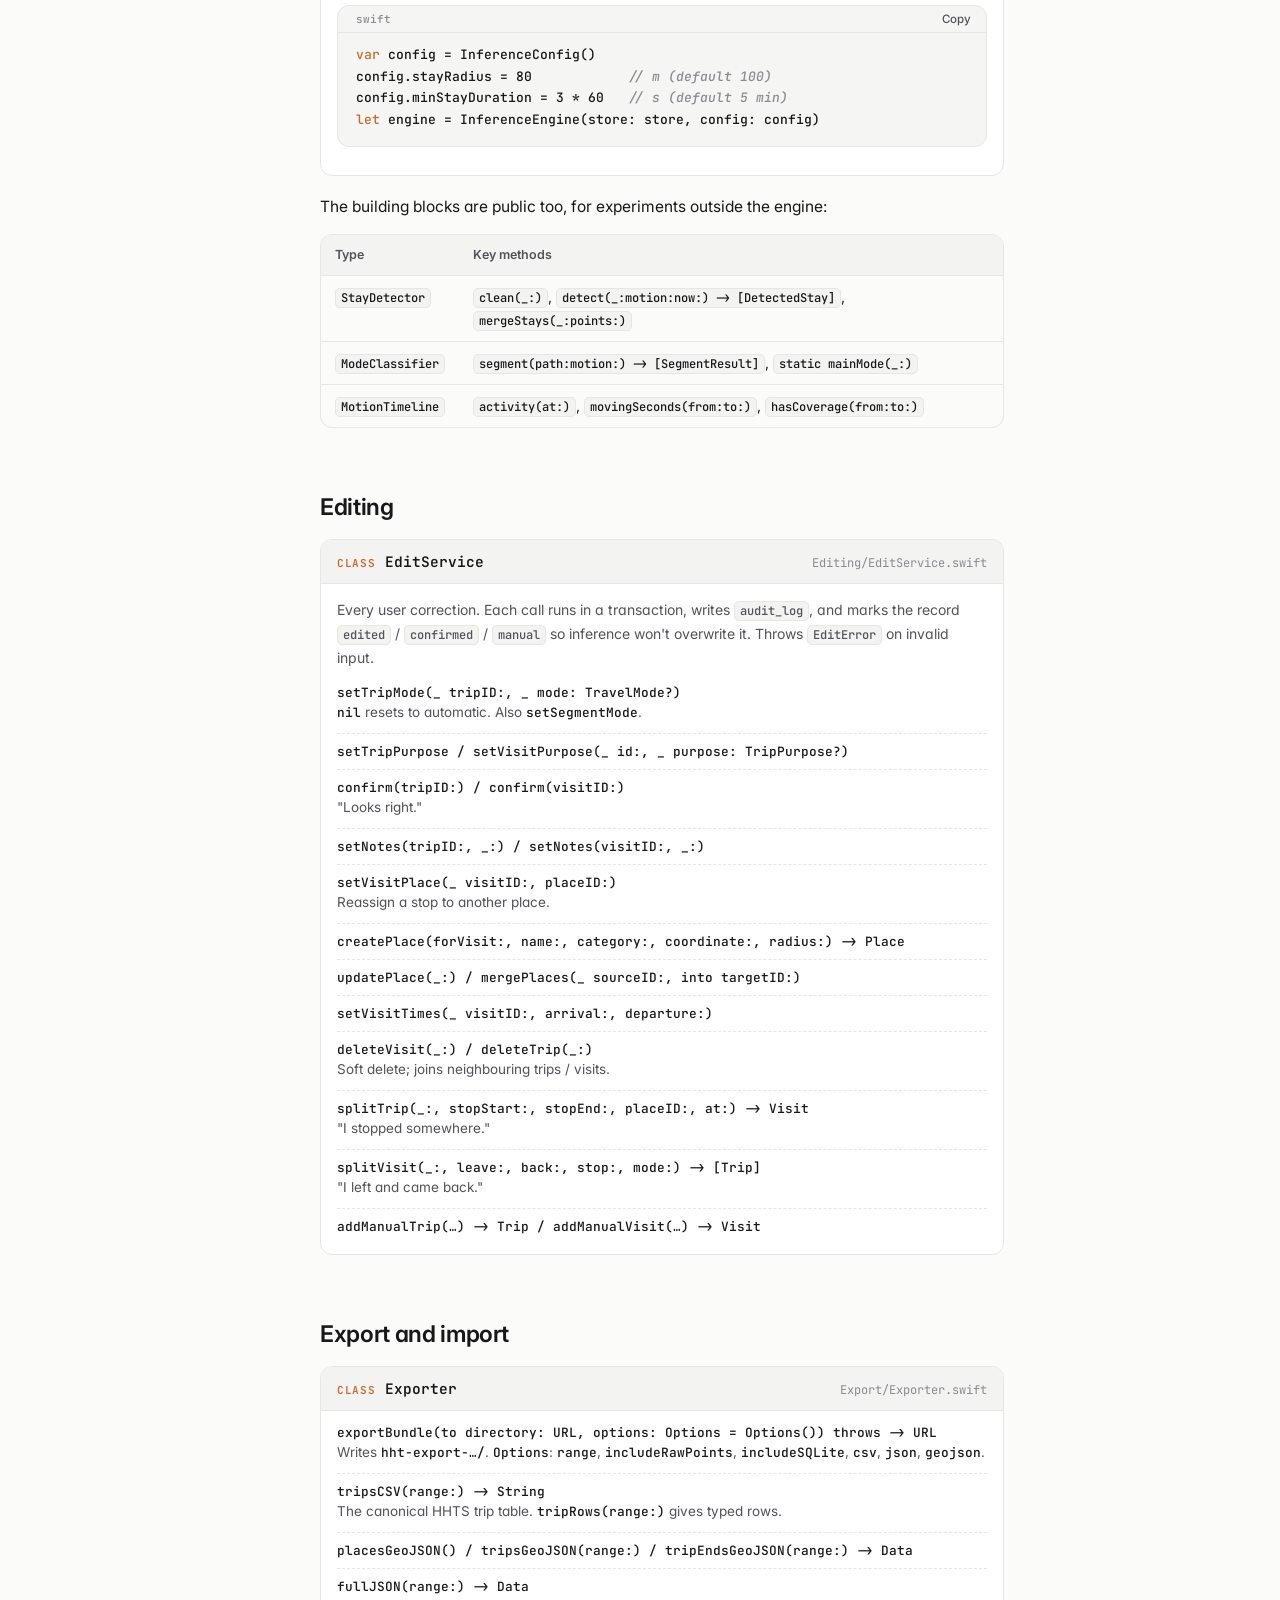
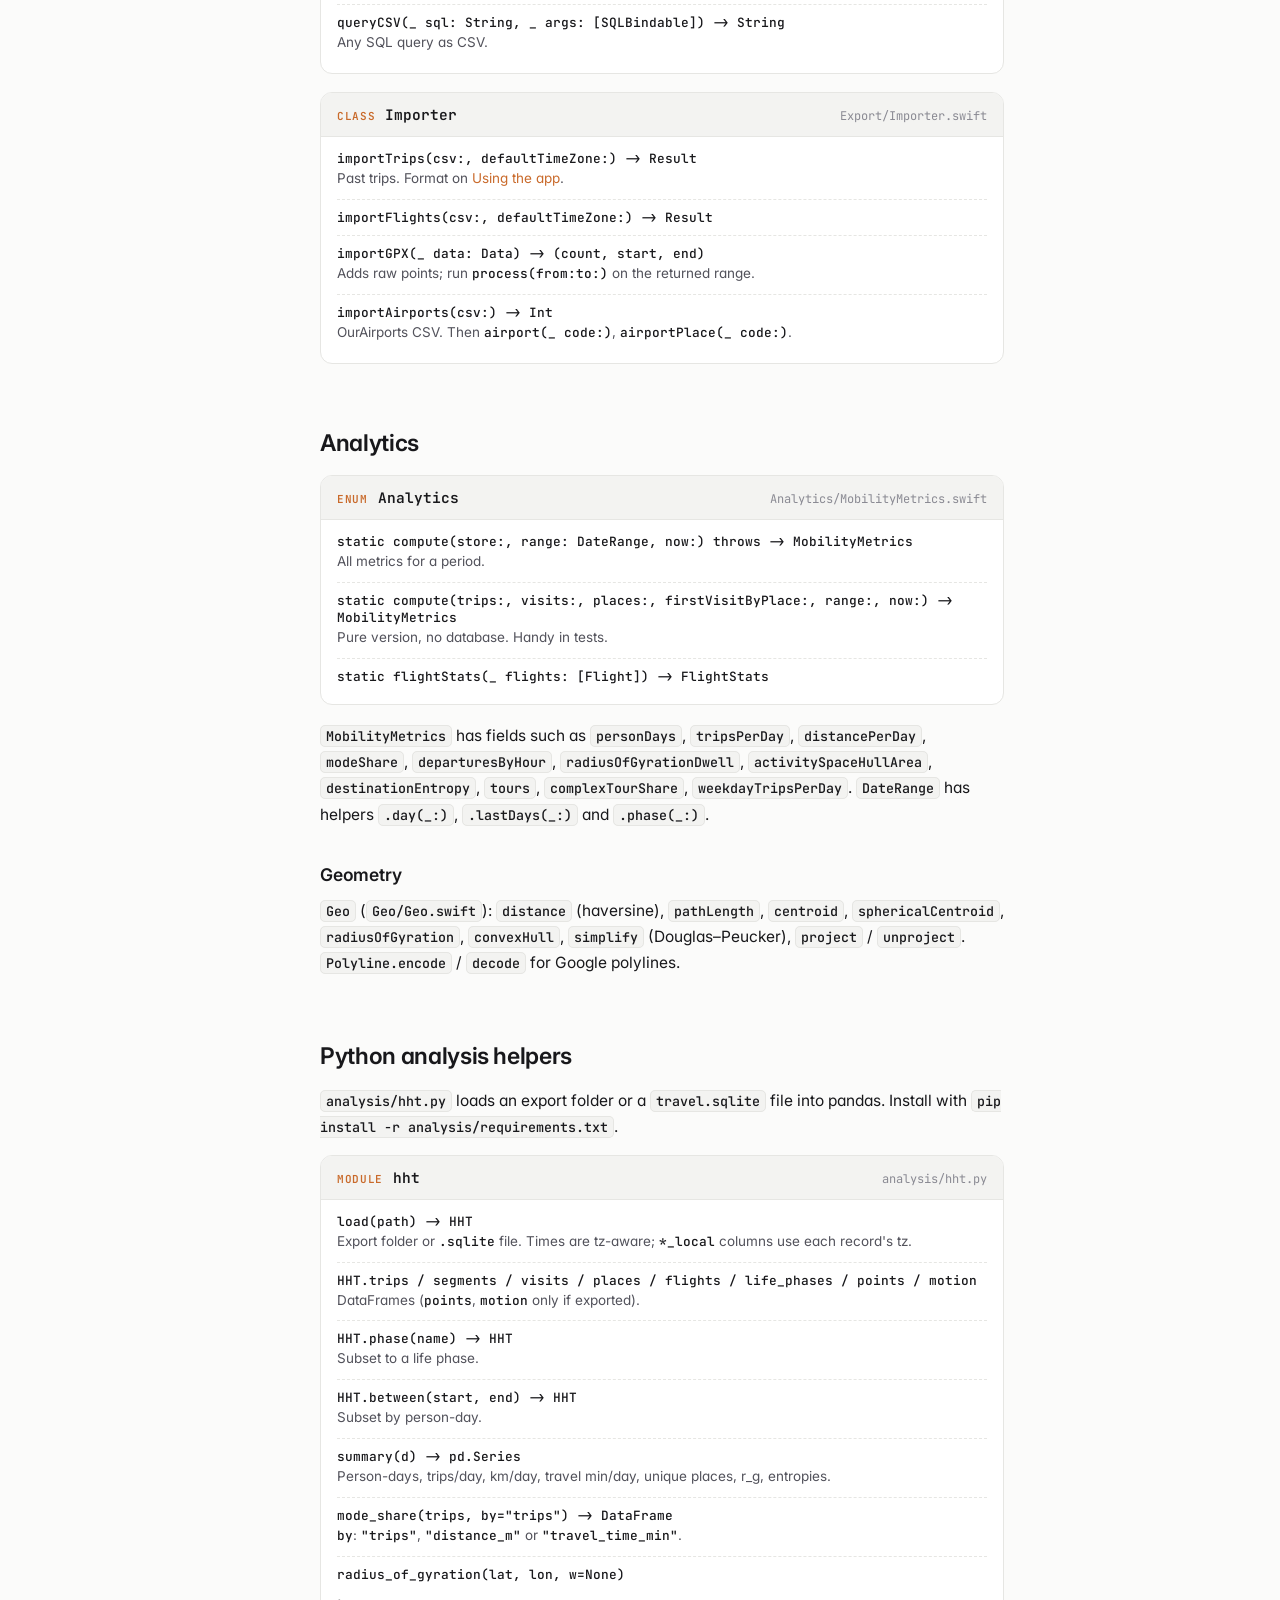
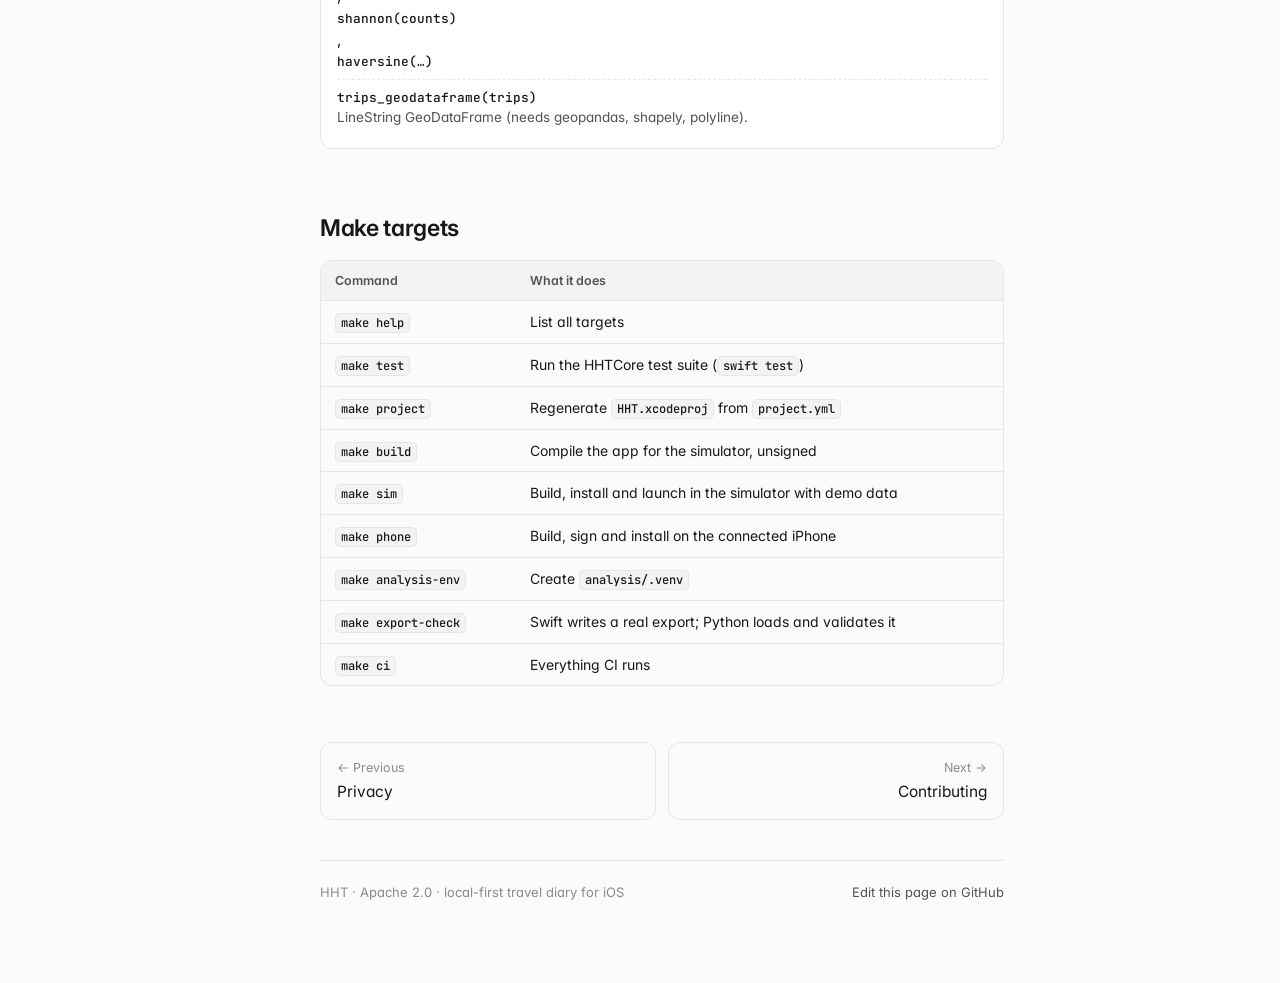
<file: docs/docs/api.html>
<!DOCTYPE html>
<html lang="en">
<head>
<meta charset="utf-8">
<meta name="viewport" content="width=device-width, initial-scale=1">
<title>Developer API · HHT Docs</title>
<meta name="description" content="Reference for HHTCore, HHT's Swift package (store, inference, editing, export, analytics), and the Python analysis helpers.">
<link rel="icon" href="../assets/hht-logo.png">
<link rel="preconnect" href="https://fonts.googleapis.com">
<link rel="preconnect" href="https://fonts.gstatic.com" crossorigin>
<link href="https://fonts.googleapis.com/css2?family=Inter:wght@400;500;600;700&family=JetBrains+Mono:wght@400;500;600&display=swap" rel="stylesheet">
<link rel="stylesheet" href="assets/docs.css?v=6">
<script>try { const t = localStorage.getItem('hht-docs-theme'); if (t) document.documentElement.dataset.theme = t; } catch (e) {}</script>
<script src="assets/docs.js" defer></script>
</head>
<body>
<main class="dx-main"><article class="dx-content">

<p class="eyebrow">Reference</p>
<h1>Developer API</h1>
<p class="lede">HHT has no web API: there's no server to call. Its "API" is <code>HHTCore</code>, the Swift package that
holds the database, inference, editing, export and analytics, plus a small Python module for analysing exports.
This page is a brief tour of both.</p>

<div class="callout note"><div class="ic">i</div>
<p><code>HHTCore</code> targets iOS 17 / macOS 14, uses Swift tools 5.9, and has no third-party dependencies. All paths below are relative to
<code>Packages/HHTCore/Sources/HHTCore/</code>.</p></div>

<h2>Quick start</h2>
<p>A complete round trip: write some raw fixes, run inference, correct a trip, export.</p>
<pre data-lang="swift"><code>import HHTCore

let store  = try TravelStore.inMemory()          // or TravelStore(path: ".../travel.sqlite")
let engine = InferenceEngine(store: store)       // uses InferenceConfig.default
let edit   = EditService(store: store)

// 1. Raw observations (the app's LocationCollector does this for real)
try store.insertPoints(myFixes)                  // [RawPoint]

// 2. Rebuild visits and trips
let report = try engine.process(from: start, to: end)
print(report.visitsCreated, report.tripsCreated)

// 3. Correct the first trip's mode (locks it against future rebuilds)
let trips = try store.trips(overlapping: start, end)
if let first = trips.first { try edit.setTripMode(first.id, .subway) }

// 4. Metrics and export
let metrics = try Analytics.compute(store: store, range: DateRange(start: start, end: end))
let folder  = try Exporter(store: store).exportBundle(to: outputDirectory)</code></pre>

<h2>Storage</h2>

<div class="api">
  <div class="api-head"><span class="kind">class</span><span class="name">TravelStore</span><span class="file">Database/TravelStore.swift</span></div>
  <div class="api-body">
    <p>Typed access to the SQLite database. Opening it runs any pending migrations. Every other service takes a store.</p>
    <div class="sig"><code>init(path: String) throws</code><span>Open or create the database at a path.</span></div>
    <div class="sig"><code>static func inMemory() throws -&gt; TravelStore</code><span>For tests and scripts.</span></div>
    <div class="sig"><code>func insertPoints(_ ps: [RawPoint]) throws</code><span>Append raw GPS fixes. Also <code>insertPoint</code>, <code>points(from:to:)</code>, <code>lastPoint()</code>.</span></div>
    <div class="sig"><code>func insertMotion(_ samples: [MotionSample]) throws</code><span>Append CoreMotion episodes; read back with <code>motion(from:to:)</code>.</span></div>
    <div class="sig"><code>func places() throws -&gt; [Place]</code><span>Also <code>place(_:)</code>, <code>upsertPlace</code>, <code>matchPlace(_:slack:)</code>, <code>placesNear(_:within:)</code>, <code>placeStats()</code>.</span></div>
    <div class="sig"><code>func visits(overlapping: Date, _: Date, includeDeleted: Bool = false) throws -&gt; [Visit]</code><span>Also <code>visit(_:)</code>, <code>visits(atPlace:)</code>, <code>allVisits()</code>, <code>latestVisit()</code>.</span></div>
    <div class="sig"><code>func trips(overlapping: Date, _: Date, includeDeleted: Bool = false, withSegments: Bool = true) throws -&gt; [Trip]</code><span>Also <code>trip(_:)</code>, <code>segments(tripID:)</code>, <code>allTrips()</code>.</span></div>
    <div class="sig"><code>func flights() / lifePhases() throws</code><span>With matching <code>upsert…</code> and <code>delete…</code>.</span></div>
    <div class="sig"><code>func auditLog(entityID: String) throws -&gt; [AuditEntry]</code><span>History of corrections for one record.</span></div>
    <div class="sig"><code>func backup(to url: URL) throws</code><span>Consistent snapshot of the database file.</span></div>
    <div class="sig"><code>func eraseAll() throws</code><span>Delete all contents. Irreversible.</span></div>
  </div>
</div>

<h3>Records</h3>
<p>Plain value types in <code>Models/Records.swift</code>, each <code>Identifiable</code> with a UUID string <code>id</code>:</p>
<div class="table-wrap"><table>
  <tr><th>Type</th><th>Notable fields</th></tr>
  <tr><td><code>RawPoint</code></td><td><code>timestamp, coordinate, horizontalAccuracy, speed, source, collectorMode, timeZone</code></td></tr>
  <tr><td><code>MotionSample</code></td><td><code>timestamp, activity</code> (<code>.walking</code>, <code>.automotive</code>…), <code>confidence</code></td></tr>
  <tr><td><code>Place</code></td><td><code>name, coordinate, radius, category, code, favorite, mergedInto</code></td></tr>
  <tr><td><code>Visit</code></td><td><code>placeID, arrival, departure?, purpose, userStatus, deleted</code>; <code>duration(now:)</code></td></tr>
  <tr><td><code>Trip</code></td><td><code>originVisitID, destinationVisitID, departure, arrival, distance, modeAuto, modeUser, segments</code>; <code>mode</code> = final mode</td></tr>
  <tr><td><code>TripSegment</code></td><td><code>tripID, sequence, start, end, modeAuto, modeUser</code>; <code>mode</code></td></tr>
  <tr><td><code>Flight</code>, <code>LifePhase</code>, <code>AuditEntry</code></td><td>Mirror their tables</td></tr>
</table></div>
<p>Enums in <code>Models/Enums.swift</code>: <code>TravelMode</code>, <code>ModeGroup</code>, <code>TripPurpose</code>, <code>PlaceCategory</code>,
<code>RecordSource</code>, <code>UserStatus</code>. Their raw values are the codes written to the database and exports.</p>

<h2>Inference</h2>

<div class="api">
  <div class="api-head"><span class="kind">class</span><span class="name">InferenceEngine</span><span class="file">Inference/InferenceEngine.swift</span></div>
  <div class="api-body">
    <p>Turns raw points into visits, places, trips and segments, never touching user-corrected records.</p>
    <div class="sig"><code>init(store: TravelStore, config: InferenceConfig = .default)</code></div>
    <div class="sig"><code>func processNew(now: Date = Date()) throws -&gt; Report</code><span>Incremental: from the latest visit to now. What the app calls on launch and in the background.</span></div>
    <div class="sig"><code>func process(from: Date, to: Date, now: Date = Date()) throws -&gt; Report</code><span>Rebuild a range (widened to whole visits). "Rebuild from raw data" in Settings.</span></div>
    <div class="sig"><code>func unresolvedTail(now: Date = Date()) throws -&gt; UnresolvedTail?</code><span>Movement since the last visit that isn't a trip yet.</span></div>
    <div class="sig"><code>struct Report</code><span><code>windowStart, windowEnd, pointsConsidered, visitsCreated/Updated/Removed, tripsCreated/Removed, placesCreated</code></span></div>
  </div>
</div>

<div class="api">
  <div class="api-head"><span class="kind">struct</span><span class="name">InferenceConfig</span><span class="file">Inference/InferenceConfig.swift</span></div>
  <div class="api-body">
    <p>Every threshold in one <code>Codable</code> struct. Nothing else hard-codes them. Tune a copy and pass it to the engine:</p>
<pre data-lang="swift"><code>var config = InferenceConfig()
config.stayRadius = 80            // m (default 100)
config.minStayDuration = 3 * 60   // s (default 5 min)
let engine = InferenceEngine(store: store, config: config)</code></pre>
  </div>
</div>

<p>The building blocks are public too, for experiments outside the engine:</p>
<div class="table-wrap"><table>
  <tr><th>Type</th><th>Key methods</th></tr>
  <tr><td><code>StayDetector</code></td><td><code>clean(_:)</code>, <code>detect(_:motion:now:) -&gt; [DetectedStay]</code>, <code>mergeStays(_:points:)</code></td></tr>
  <tr><td><code>ModeClassifier</code></td><td><code>segment(path:motion:) -&gt; [SegmentResult]</code>, <code>static mainMode(_:)</code></td></tr>
  <tr><td><code>MotionTimeline</code></td><td><code>activity(at:)</code>, <code>movingSeconds(from:to:)</code>, <code>hasCoverage(from:to:)</code></td></tr>
</table></div>

<h2>Editing</h2>
<div class="api">
  <div class="api-head"><span class="kind">class</span><span class="name">EditService</span><span class="file">Editing/EditService.swift</span></div>
  <div class="api-body">
    <p>Every user correction. Each call runs in a transaction, writes <code>audit_log</code>, and marks the record
    <code>edited</code> / <code>confirmed</code> / <code>manual</code> so inference won't overwrite it. Throws <code>EditError</code> on invalid input.</p>
    <div class="sig"><code>setTripMode(_ tripID:, _ mode: TravelMode?)</code><span><code>nil</code> resets to automatic. Also <code>setSegmentMode</code>.</span></div>
    <div class="sig"><code>setTripPurpose / setVisitPurpose(_ id:, _ purpose: TripPurpose?)</code></div>
    <div class="sig"><code>confirm(tripID:) / confirm(visitID:)</code><span>"Looks right."</span></div>
    <div class="sig"><code>setNotes(tripID:, _:) / setNotes(visitID:, _:)</code></div>
    <div class="sig"><code>setVisitPlace(_ visitID:, placeID:)</code><span>Reassign a stop to another place.</span></div>
    <div class="sig"><code>createPlace(forVisit:, name:, category:, coordinate:, radius:) -&gt; Place</code></div>
    <div class="sig"><code>updatePlace(_:) / mergePlaces(_ sourceID:, into targetID:)</code></div>
    <div class="sig"><code>setVisitTimes(_ visitID:, arrival:, departure:)</code></div>
    <div class="sig"><code>deleteVisit(_:) / deleteTrip(_:)</code><span>Soft delete; joins neighbouring trips / visits.</span></div>
    <div class="sig"><code>splitTrip(_:, stopStart:, stopEnd:, placeID:, at:) -&gt; Visit</code><span>"I stopped somewhere."</span></div>
    <div class="sig"><code>splitVisit(_:, leave:, back:, stop:, mode:) -&gt; [Trip]</code><span>"I left and came back."</span></div>
    <div class="sig"><code>addManualTrip(…) -&gt; Trip / addManualVisit(…) -&gt; Visit</code></div>
  </div>
</div>

<h2>Export and import</h2>
<div class="api">
  <div class="api-head"><span class="kind">class</span><span class="name">Exporter</span><span class="file">Export/Exporter.swift</span></div>
  <div class="api-body">
    <div class="sig"><code>exportBundle(to directory: URL, options: Options = Options()) throws -&gt; URL</code><span>Writes <code>hht-export-…/</code>. <code>Options</code>: <code>range</code>, <code>includeRawPoints</code>, <code>includeSQLite</code>, <code>csv</code>, <code>json</code>, <code>geojson</code>.</span></div>
    <div class="sig"><code>tripsCSV(range:) -&gt; String</code><span>The canonical HHTS trip table. <code>tripRows(range:)</code> gives typed rows.</span></div>
    <div class="sig"><code>placesGeoJSON() / tripsGeoJSON(range:) / tripEndsGeoJSON(range:) -&gt; Data</code></div>
    <div class="sig"><code>fullJSON(range:) -&gt; Data</code></div>
    <div class="sig"><code>queryCSV(_ sql: String, _ args: [SQLBindable]) -&gt; String</code><span>Any SQL query as CSV.</span></div>
  </div>
</div>
<div class="api">
  <div class="api-head"><span class="kind">class</span><span class="name">Importer</span><span class="file">Export/Importer.swift</span></div>
  <div class="api-body">
    <div class="sig"><code>importTrips(csv:, defaultTimeZone:) -&gt; Result</code><span>Past trips. Format on <a href="using-the-app.html#importing-history">Using the app</a>.</span></div>
    <div class="sig"><code>importFlights(csv:, defaultTimeZone:) -&gt; Result</code></div>
    <div class="sig"><code>importGPX(_ data: Data) -&gt; (count, start, end)</code><span>Adds raw points; run <code>process(from:to:)</code> on the returned range.</span></div>
    <div class="sig"><code>importAirports(csv:) -&gt; Int</code><span>OurAirports CSV. Then <code>airport(_ code:)</code>, <code>airportPlace(_ code:)</code>.</span></div>
  </div>
</div>

<h2>Analytics</h2>
<div class="api">
  <div class="api-head"><span class="kind">enum</span><span class="name">Analytics</span><span class="file">Analytics/MobilityMetrics.swift</span></div>
  <div class="api-body">
    <div class="sig"><code>static compute(store:, range: DateRange, now:) throws -&gt; MobilityMetrics</code><span>All metrics for a period.</span></div>
    <div class="sig"><code>static compute(trips:, visits:, places:, firstVisitByPlace:, range:, now:) -&gt; MobilityMetrics</code><span>Pure version, no database. Handy in tests.</span></div>
    <div class="sig"><code>static flightStats(_ flights: [Flight]) -&gt; FlightStats</code></div>
  </div>
</div>
<p><code>MobilityMetrics</code> has fields such as <code>personDays</code>, <code>tripsPerDay</code>, <code>distancePerDay</code>, <code>modeShare</code>,
<code>departuresByHour</code>, <code>radiusOfGyrationDwell</code>, <code>activitySpaceHullArea</code>, <code>destinationEntropy</code>,
<code>tours</code>, <code>complexTourShare</code>, <code>weekdayTripsPerDay</code>. <code>DateRange</code> has helpers
<code>.day(_:)</code>, <code>.lastDays(_:)</code> and <code>.phase(_:)</code>.</p>

<h3>Geometry</h3>
<p><code>Geo</code> (<code>Geo/Geo.swift</code>): <code>distance</code> (haversine), <code>pathLength</code>, <code>centroid</code>,
<code>sphericalCentroid</code>, <code>radiusOfGyration</code>, <code>convexHull</code>, <code>simplify</code> (Douglas–Peucker),
<code>project</code> / <code>unproject</code>. <code>Polyline.encode</code> / <code>decode</code> for Google polylines.</p>

<h2>Python analysis helpers</h2>
<p><code>analysis/hht.py</code> loads an export folder or a <code>travel.sqlite</code> file into pandas. Install with
<code>pip install -r analysis/requirements.txt</code>.</p>
<div class="api">
  <div class="api-head"><span class="kind">module</span><span class="name">hht</span><span class="file">analysis/hht.py</span></div>
  <div class="api-body">
    <div class="sig"><code>load(path) -&gt; HHT</code><span>Export folder or <code>.sqlite</code> file. Times are tz-aware; <code>*_local</code> columns use each record's tz.</span></div>
    <div class="sig"><code>HHT.trips / segments / visits / places / flights / life_phases / points / motion</code><span>DataFrames (<code>points</code>, <code>motion</code> only if exported).</span></div>
    <div class="sig"><code>HHT.phase(name) -&gt; HHT</code><span>Subset to a life phase.</span></div>
    <div class="sig"><code>HHT.between(start, end) -&gt; HHT</code><span>Subset by person-day.</span></div>
    <div class="sig"><code>summary(d) -&gt; pd.Series</code><span>Person-days, trips/day, km/day, travel min/day, unique places, r_g, entropies.</span></div>
    <div class="sig"><code>mode_share(trips, by="trips") -&gt; DataFrame</code><span><code>by</code>: <code>"trips"</code>, <code>"distance_m"</code> or <code>"travel_time_min"</code>.</span></div>
    <div class="sig"><code>radius_of_gyration(lat, lon, w=None)</code>, <code>shannon(counts)</code>, <code>haversine(…)</code></div>
    <div class="sig"><code>trips_geodataframe(trips)</code><span>LineString GeoDataFrame (needs geopandas, shapely, polyline).</span></div>
  </div>
</div>

<h2>Make targets</h2>
<div class="table-wrap"><table>
  <tr><th>Command</th><th>What it does</th></tr>
  <tr><td><code>make help</code></td><td>List all targets</td></tr>
  <tr><td><code>make test</code></td><td>Run the HHTCore test suite (<code>swift test</code>)</td></tr>
  <tr><td><code>make project</code></td><td>Regenerate <code>HHT.xcodeproj</code> from <code>project.yml</code></td></tr>
  <tr><td><code>make build</code></td><td>Compile the app for the simulator, unsigned</td></tr>
  <tr><td><code>make sim</code></td><td>Build, install and launch in the simulator with demo data</td></tr>
  <tr><td><code>make phone</code></td><td>Build, sign and install on the connected iPhone</td></tr>
  <tr><td><code>make analysis-env</code></td><td>Create <code>analysis/.venv</code></td></tr>
  <tr><td><code>make export-check</code></td><td>Swift writes a real export; Python loads and validates it</td></tr>
  <tr><td><code>make ci</code></td><td>Everything CI runs</td></tr>
</table></div>

</article></main>
</body>
</html>
</file>
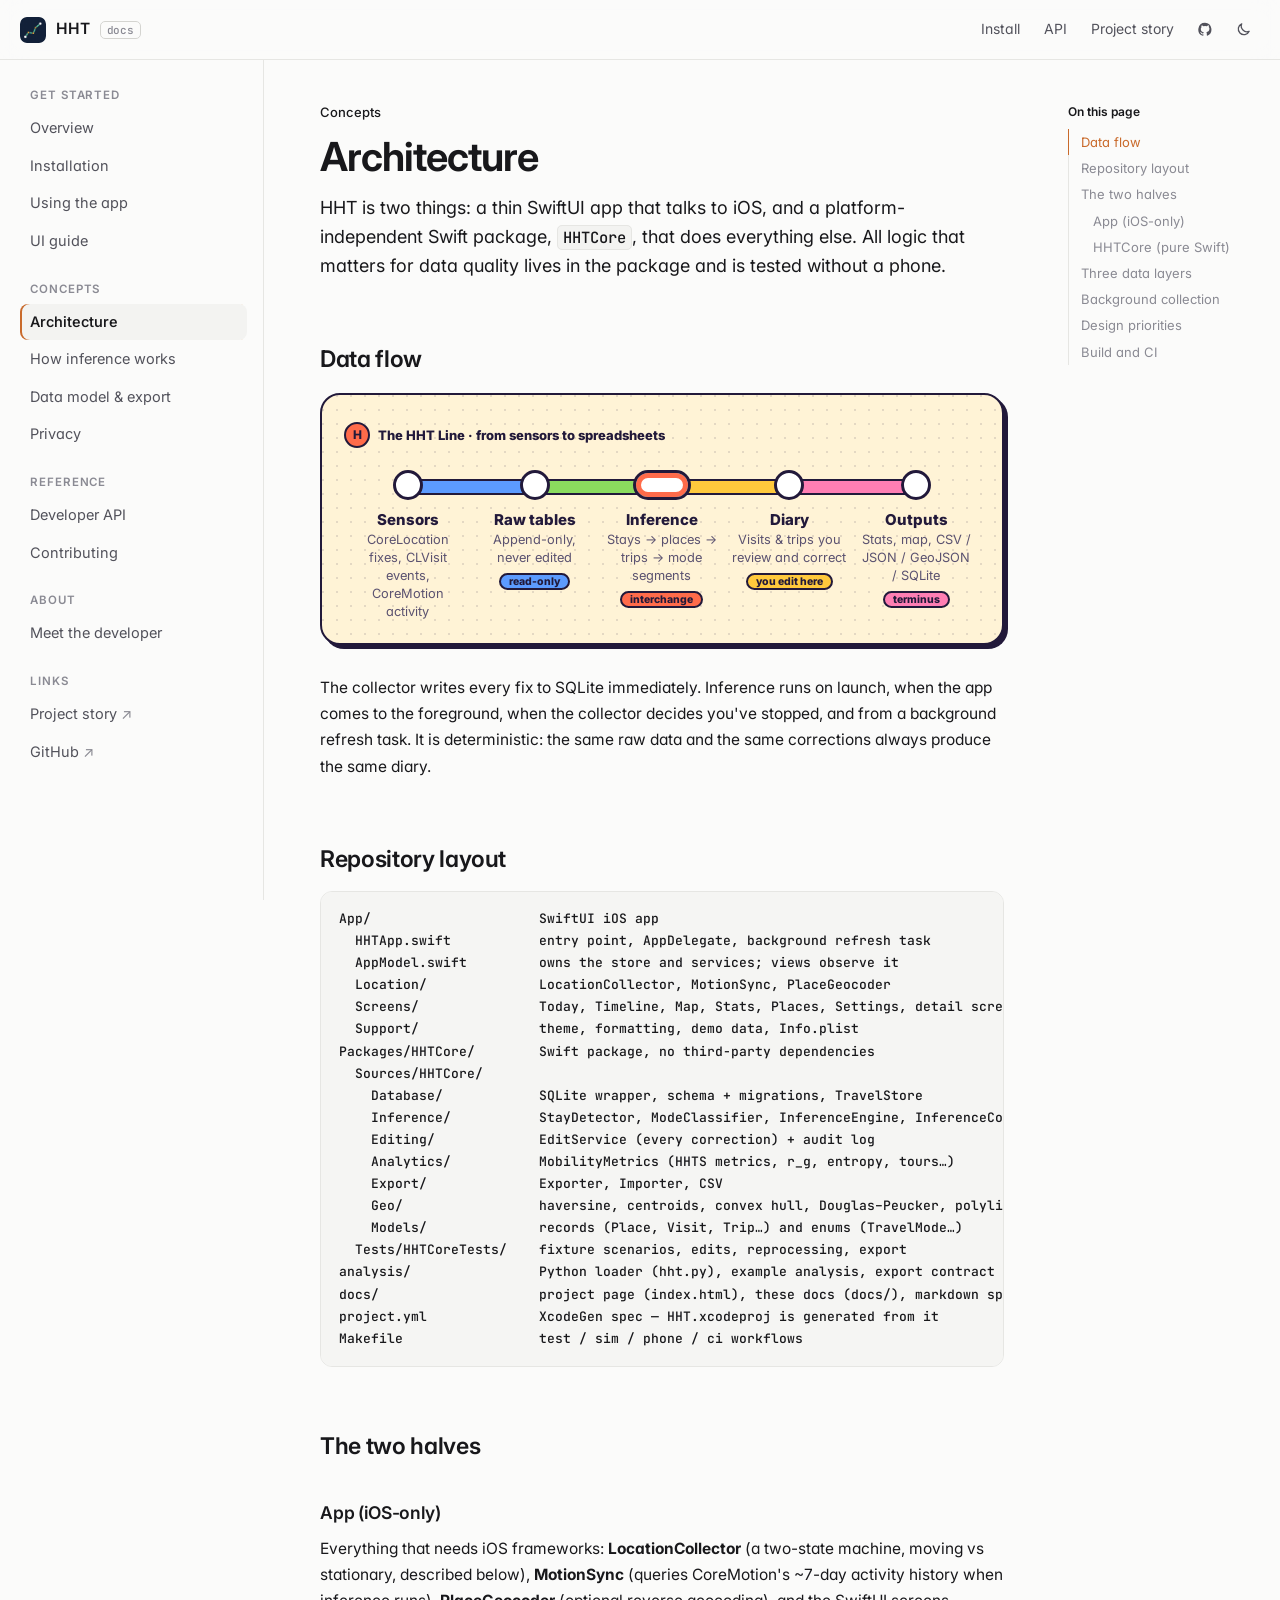
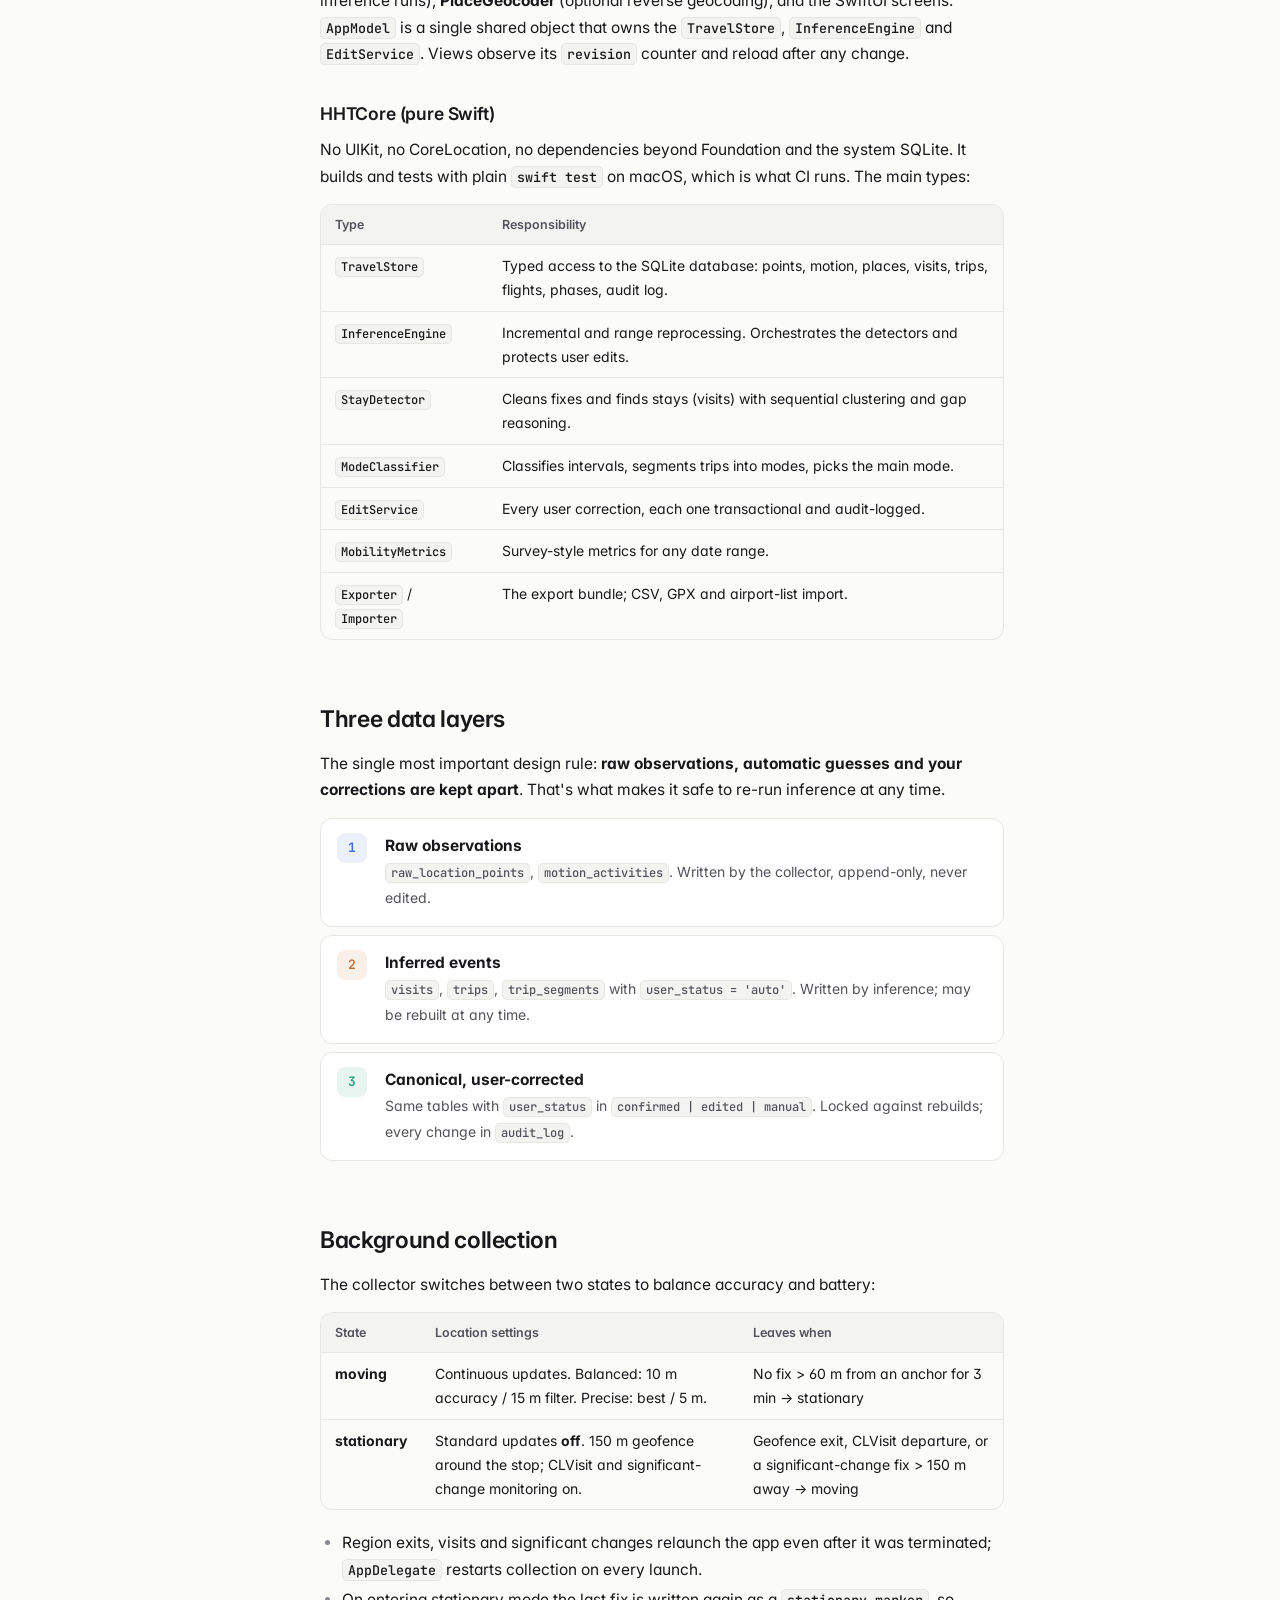
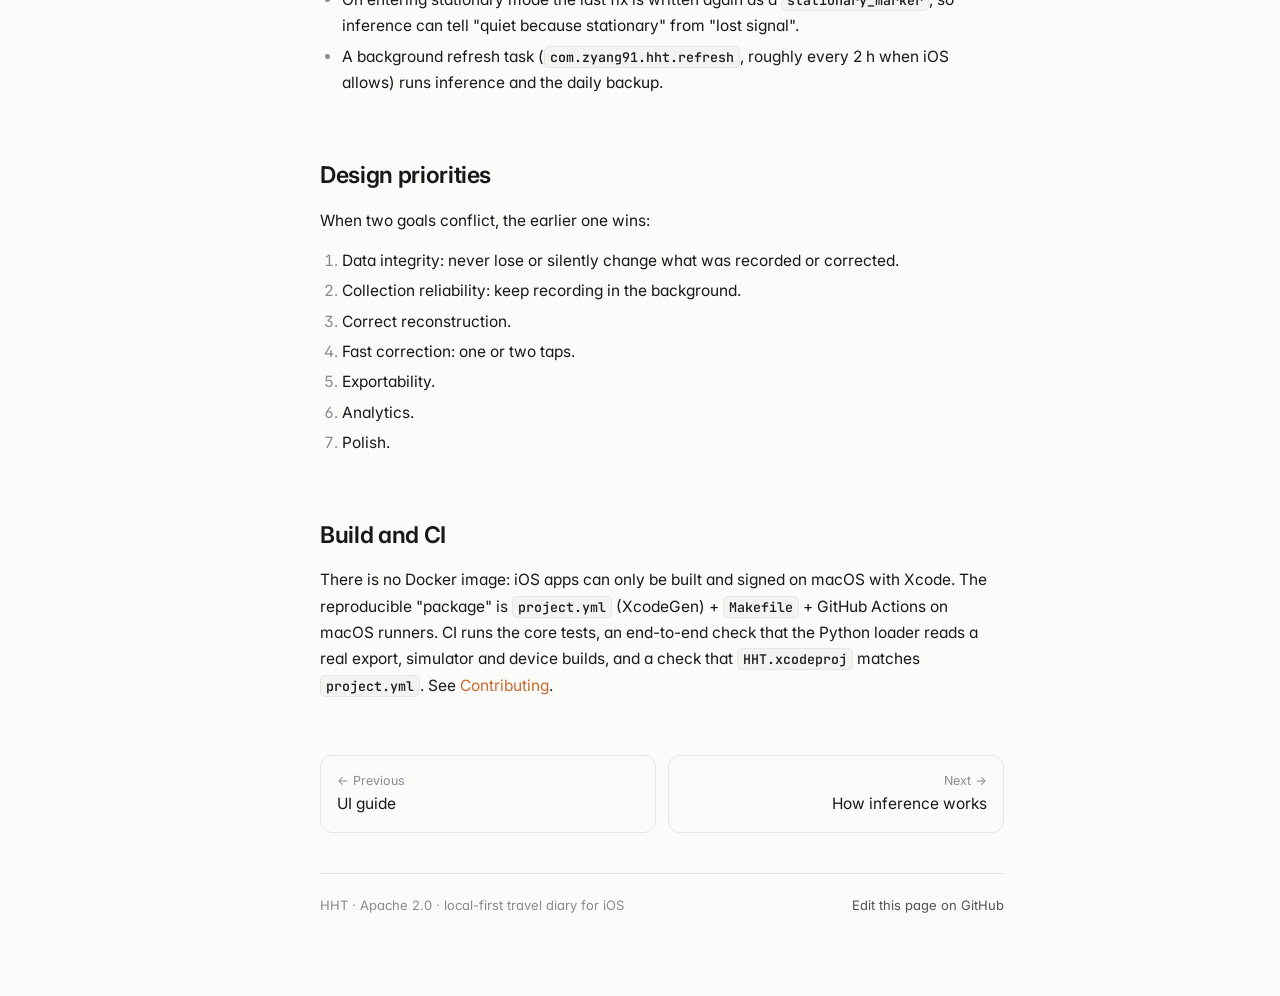
<file: docs/docs/architecture.html>
<!DOCTYPE html>
<html lang="en">
<head>
<meta charset="utf-8">
<meta name="viewport" content="width=device-width, initial-scale=1">
<title>Architecture · HHT Docs</title>
<meta name="description" content="How HHT is structured: the SwiftUI app, the HHTCore package, the data flow from GPS to diary, and the three data layers.">
<link rel="icon" href="../assets/hht-logo.png">
<link rel="preconnect" href="https://fonts.googleapis.com">
<link rel="preconnect" href="https://fonts.gstatic.com" crossorigin>
<link href="https://fonts.googleapis.com/css2?family=Inter:wght@400;500;600;700&family=JetBrains+Mono:wght@400;500;600&display=swap" rel="stylesheet">
<link rel="stylesheet" href="assets/docs.css?v=6">
<script>try { const t = localStorage.getItem('hht-docs-theme'); if (t) document.documentElement.dataset.theme = t; } catch (e) {}</script>
<script src="assets/docs.js" defer></script>
</head>
<body>
<main class="dx-main"><article class="dx-content">

<p class="eyebrow">Concepts</p>
<h1>Architecture</h1>
<p class="lede">HHT is two things: a thin SwiftUI app that talks to iOS, and a platform-independent Swift package,
<code>HHTCore</code>, that does everything else. All logic that matters for data quality lives in the package and is
tested without a phone.</p>

<h2>Data flow</h2>
<div class="metro" role="img" aria-label="Data flow: sensors, raw tables, inference, diary, outputs">
  <div class="line-name"><i>H</i>The HHT Line · from sensors to spreadsheets</div>
  <ol>
    <li style="--seg:#5c9bff"><span class="stn"></span><b>Sensors</b><span class="d">CoreLocation fixes, CLVisit events, CoreMotion activity</span></li>
    <li style="--seg:#8bdb5e"><span class="stn"></span><b>Raw tables</b><span class="d">Append-only, never edited</span><span class="tag" style="--chip:#5c9bff">read-only</span></li>
    <li class="interchange" style="--seg:#ffc93c"><span class="stn"></span><b>Inference</b><span class="d">Stays → places → trips → mode segments</span><span class="tag" style="--chip:#ff6b4a">interchange</span></li>
    <li style="--seg:#ff7eb3"><span class="stn"></span><b>Diary</b><span class="d">Visits &amp; trips you review and correct</span><span class="tag" style="--chip:#ffc93c">you edit here</span></li>
    <li><span class="stn"></span><b>Outputs</b><span class="d">Stats, map, CSV / JSON / GeoJSON / SQLite</span><span class="tag" style="--chip:#ff7eb3">terminus</span></li>
  </ol>
</div>
<p>The collector writes every fix to SQLite immediately. Inference runs on launch, when the app comes to the foreground,
when the collector decides you've stopped, and from a background refresh task. It is deterministic: the same raw data and
the same corrections always produce the same diary.</p>

<h2>Repository layout</h2>
<pre class="tree" data-lang="text"><code>App/                     SwiftUI iOS app
  HHTApp.swift           entry point, AppDelegate, background refresh task
  AppModel.swift         owns the store and services; views observe it
  Location/              LocationCollector, MotionSync, PlaceGeocoder
  Screens/               Today, Timeline, Map, Stats, Places, Settings, detail screens
  Support/               theme, formatting, demo data, Info.plist
Packages/HHTCore/        Swift package, no third-party dependencies
  Sources/HHTCore/
    Database/            SQLite wrapper, schema + migrations, TravelStore
    Inference/           StayDetector, ModeClassifier, InferenceEngine, InferenceConfig
    Editing/             EditService (every correction) + audit log
    Analytics/           MobilityMetrics (HHTS metrics, r_g, entropy, tours…)
    Export/              Exporter, Importer, CSV
    Geo/                 haversine, centroids, convex hull, Douglas–Peucker, polyline
    Models/              records (Place, Visit, Trip…) and enums (TravelMode…)
  Tests/HHTCoreTests/    fixture scenarios, edits, reprocessing, export
analysis/                Python loader (hht.py), example analysis, export contract check
docs/                    project page (index.html), these docs (docs/), markdown specs
project.yml              XcodeGen spec — HHT.xcodeproj is generated from it
Makefile                 test / sim / phone / ci workflows</code></pre>

<h2>The two halves</h2>

<h3>App (iOS-only)</h3>
<p>Everything that needs iOS frameworks: <b>LocationCollector</b> (a two-state machine, moving vs stationary, described below),
<b>MotionSync</b> (queries CoreMotion's ~7-day activity history when inference runs), <b>PlaceGeocoder</b> (optional reverse
geocoding), and the SwiftUI screens. <code>AppModel</code> is a single shared object that owns the
<code>TravelStore</code>, <code>InferenceEngine</code> and <code>EditService</code>. Views observe its <code>revision</code>
counter and reload after any change.</p>

<h3>HHTCore (pure Swift)</h3>
<p>No UIKit, no CoreLocation, no dependencies beyond Foundation and the system SQLite. It builds and tests with plain
<code>swift test</code> on macOS, which is what CI runs. The main types:</p>
<div class="table-wrap"><table>
  <tr><th>Type</th><th>Responsibility</th></tr>
  <tr><td><code>TravelStore</code></td><td>Typed access to the SQLite database: points, motion, places, visits, trips, flights, phases, audit log.</td></tr>
  <tr><td><code>InferenceEngine</code></td><td>Incremental and range reprocessing. Orchestrates the detectors and protects user edits.</td></tr>
  <tr><td><code>StayDetector</code></td><td>Cleans fixes and finds stays (visits) with sequential clustering and gap reasoning.</td></tr>
  <tr><td><code>ModeClassifier</code></td><td>Classifies intervals, segments trips into modes, picks the main mode.</td></tr>
  <tr><td><code>EditService</code></td><td>Every user correction, each one transactional and audit-logged.</td></tr>
  <tr><td><code>MobilityMetrics</code></td><td>Survey-style metrics for any date range.</td></tr>
  <tr><td><code>Exporter</code> / <code>Importer</code></td><td>The export bundle; CSV, GPX and airport-list import.</td></tr>
</table></div>

<h2>Three data layers</h2>
<p>The single most important design rule: <b>raw observations, automatic guesses and your corrections are kept apart</b>.
That's what makes it safe to re-run inference at any time.</p>
<div class="layers">
  <div class="layer"><div class="num">1</div><div><b>Raw observations</b><span><code>raw_location_points</code>, <code>motion_activities</code>. Written by the collector, append-only, never edited.</span></div></div>
  <div class="layer"><div class="num">2</div><div><b>Inferred events</b><span><code>visits</code>, <code>trips</code>, <code>trip_segments</code> with <code>user_status = 'auto'</code>. Written by inference; may be rebuilt at any time.</span></div></div>
  <div class="layer"><div class="num">3</div><div><b>Canonical, user-corrected</b><span>Same tables with <code>user_status</code> in <code>confirmed | edited | manual</code>. Locked against rebuilds; every change in <code>audit_log</code>.</span></div></div>
</div>

<h2>Background collection</h2>
<p>The collector switches between two states to balance accuracy and battery:</p>
<div class="table-wrap"><table>
  <tr><th>State</th><th>Location settings</th><th>Leaves when</th></tr>
  <tr><td><b>moving</b></td><td>Continuous updates. Balanced: 10 m accuracy / 15 m filter. Precise: best / 5 m.</td><td>No fix &gt; 60 m from an anchor for 3 min → stationary</td></tr>
  <tr><td><b>stationary</b></td><td>Standard updates <b>off</b>. 150 m geofence around the stop; CLVisit and significant-change monitoring on.</td><td>Geofence exit, CLVisit departure, or a significant-change fix &gt; 150 m away → moving</td></tr>
</table></div>
<ul>
  <li>Region exits, visits and significant changes relaunch the app even after it was terminated; <code>AppDelegate</code> restarts collection on every launch.</li>
  <li>On entering stationary mode the last fix is written again as a <code>stationary_marker</code>, so inference can tell
    "quiet because stationary" from "lost signal".</li>
  <li>A background refresh task (<code>com.zyang91.hht.refresh</code>, roughly every 2 h when iOS allows) runs inference and the daily backup.</li>
</ul>

<h2>Design priorities</h2>
<p>When two goals conflict, the earlier one wins:</p>
<ol>
  <li>Data integrity: never lose or silently change what was recorded or corrected.</li>
  <li>Collection reliability: keep recording in the background.</li>
  <li>Correct reconstruction.</li>
  <li>Fast correction: one or two taps.</li>
  <li>Exportability.</li>
  <li>Analytics.</li>
  <li>Polish.</li>
</ol>

<h2>Build and CI</h2>
<p>There is no Docker image: iOS apps can only be built and signed on macOS with Xcode. The reproducible "package" is
<code>project.yml</code> (XcodeGen) + <code>Makefile</code> + GitHub Actions on macOS runners. CI runs the core tests,
an end-to-end check that the Python loader reads a real export, simulator and device builds, and a check that
<code>HHT.xcodeproj</code> matches <code>project.yml</code>. See <a href="contributing.html">Contributing</a>.</p>

</article></main>
</body>
</html>
</file>
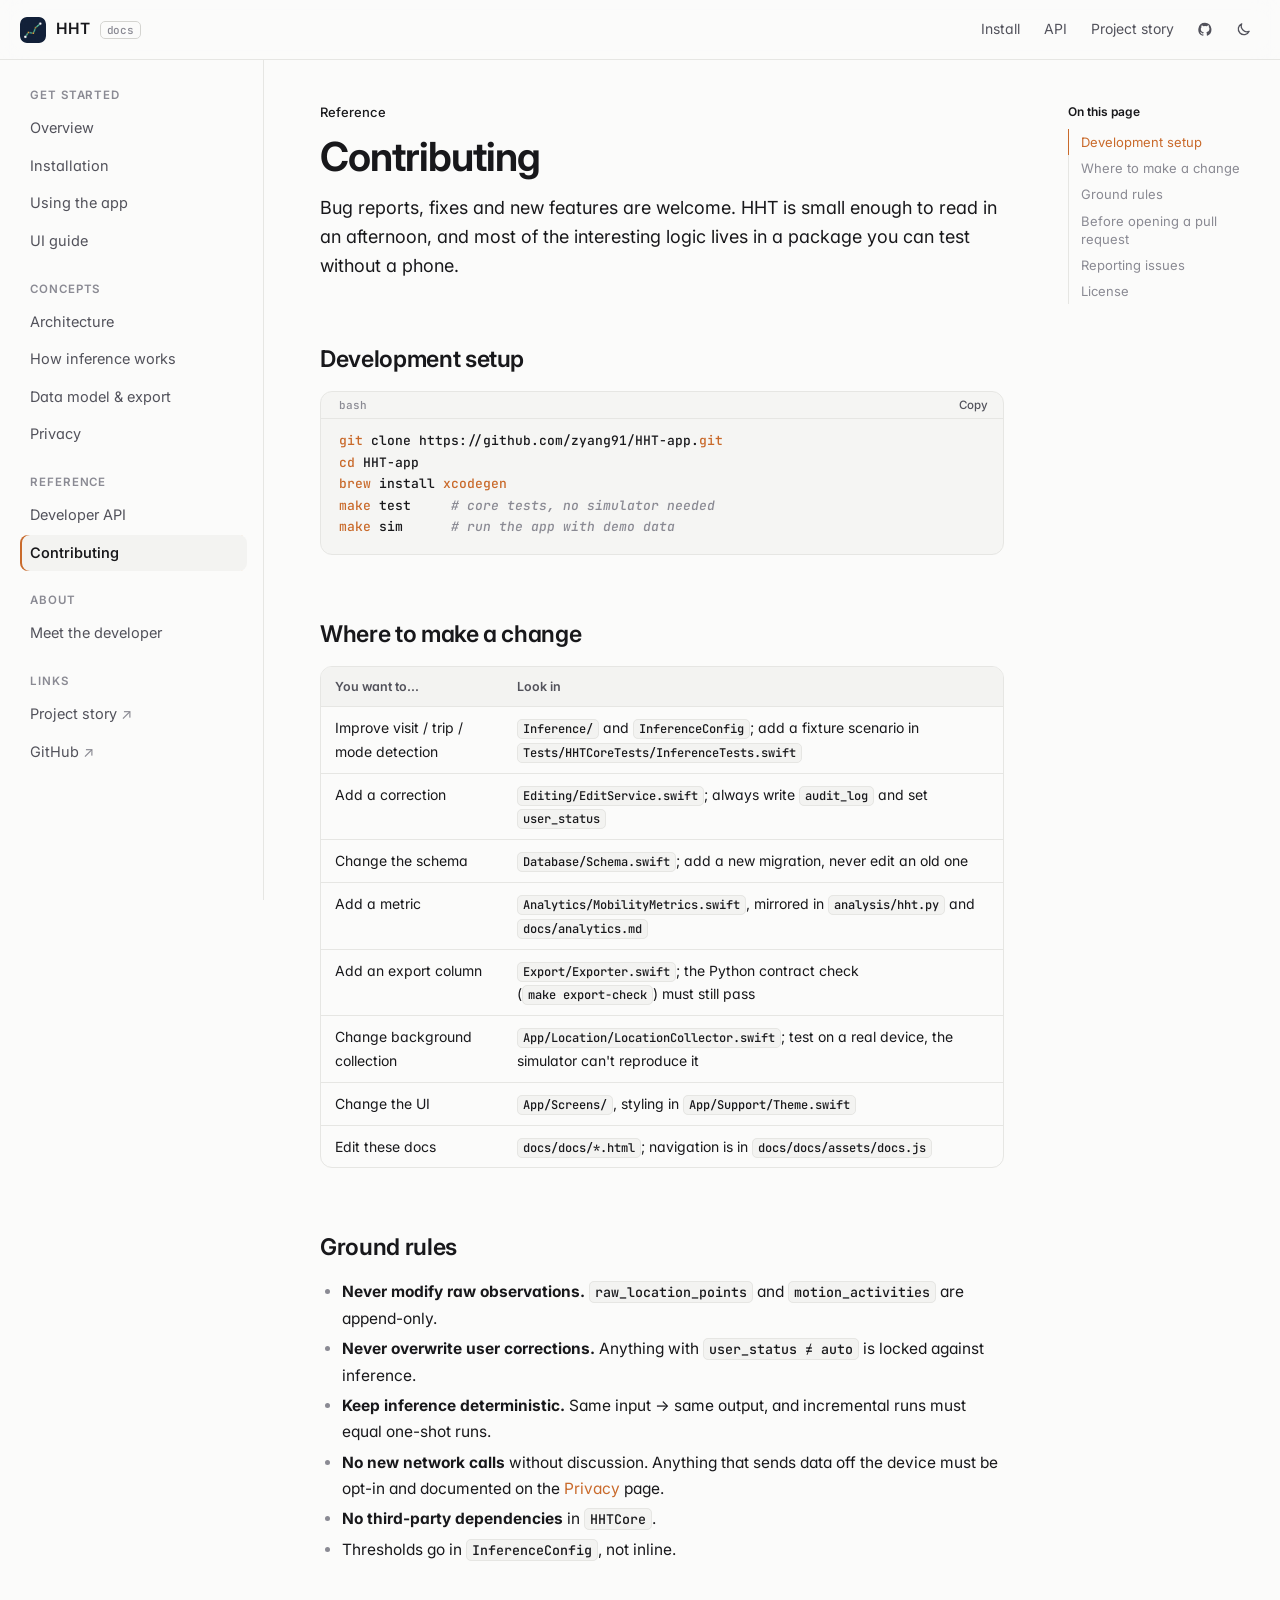
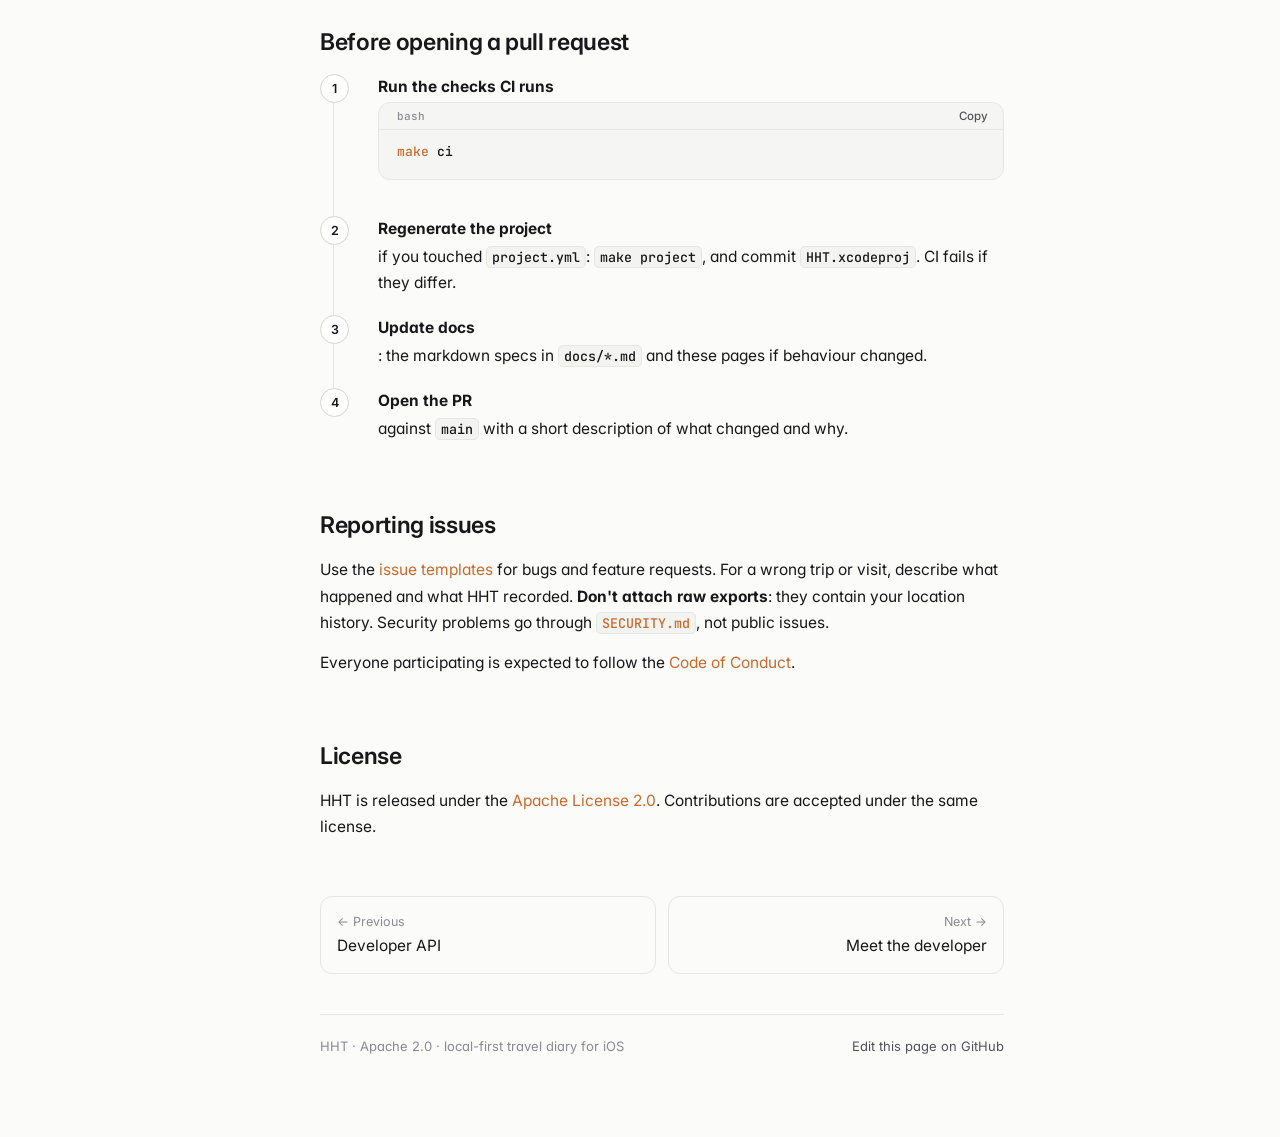
<file: docs/docs/contributing.html>
<!DOCTYPE html>
<html lang="en">
<head>
<meta charset="utf-8">
<meta name="viewport" content="width=device-width, initial-scale=1">
<title>Contributing · HHT Docs</title>
<meta name="description" content="How to set up HHT for development, run the tests, and contribute changes.">
<link rel="icon" href="../assets/hht-logo.png">
<link rel="preconnect" href="https://fonts.googleapis.com">
<link rel="preconnect" href="https://fonts.gstatic.com" crossorigin>
<link href="https://fonts.googleapis.com/css2?family=Inter:wght@400;500;600;700&family=JetBrains+Mono:wght@400;500;600&display=swap" rel="stylesheet">
<link rel="stylesheet" href="assets/docs.css?v=6">
<script>try { const t = localStorage.getItem('hht-docs-theme'); if (t) document.documentElement.dataset.theme = t; } catch (e) {}</script>
<script src="assets/docs.js" defer></script>
</head>
<body>
<main class="dx-main"><article class="dx-content">

<p class="eyebrow">Reference</p>
<h1>Contributing</h1>
<p class="lede">Bug reports, fixes and new features are welcome. HHT is small enough to read in an afternoon, and most of the
interesting logic lives in a package you can test without a phone.</p>

<h2>Development setup</h2>
<pre data-lang="bash"><code>git clone https://github.com/zyang91/HHT-app.git
cd HHT-app
brew install xcodegen
make test     # core tests, no simulator needed
make sim      # run the app with demo data</code></pre>

<h2>Where to make a change</h2>
<div class="table-wrap"><table>
  <tr><th>You want to…</th><th>Look in</th></tr>
  <tr><td>Improve visit / trip / mode detection</td><td><code>Inference/</code> and <code>InferenceConfig</code>; add a fixture scenario in <code>Tests/HHTCoreTests/InferenceTests.swift</code></td></tr>
  <tr><td>Add a correction</td><td><code>Editing/EditService.swift</code>; always write <code>audit_log</code> and set <code>user_status</code></td></tr>
  <tr><td>Change the schema</td><td><code>Database/Schema.swift</code>; add a new migration, never edit an old one</td></tr>
  <tr><td>Add a metric</td><td><code>Analytics/MobilityMetrics.swift</code>, mirrored in <code>analysis/hht.py</code> and <code>docs/analytics.md</code></td></tr>
  <tr><td>Add an export column</td><td><code>Export/Exporter.swift</code>; the Python contract check (<code>make export-check</code>) must still pass</td></tr>
  <tr><td>Change background collection</td><td><code>App/Location/LocationCollector.swift</code>; test on a real device, the simulator can't reproduce it</td></tr>
  <tr><td>Change the UI</td><td><code>App/Screens/</code>, styling in <code>App/Support/Theme.swift</code></td></tr>
  <tr><td>Edit these docs</td><td><code>docs/docs/*.html</code>; navigation is in <code>docs/docs/assets/docs.js</code></td></tr>
</table></div>

<h2>Ground rules</h2>
<ul>
  <li><b>Never modify raw observations.</b> <code>raw_location_points</code> and <code>motion_activities</code> are append-only.</li>
  <li><b>Never overwrite user corrections.</b> Anything with <code>user_status ≠ auto</code> is locked against inference.</li>
  <li><b>Keep inference deterministic.</b> Same input → same output, and incremental runs must equal one-shot runs.</li>
  <li><b>No new network calls</b> without discussion. Anything that sends data off the device must be opt-in and documented on the
    <a href="privacy.html">Privacy</a> page.</li>
  <li><b>No third-party dependencies</b> in <code>HHTCore</code>.</li>
  <li>Thresholds go in <code>InferenceConfig</code>, not inline.</li>
</ul>

<h2>Before opening a pull request</h2>
<ol class="steps">
  <li><b>Run the checks CI runs</b>
<pre data-lang="bash"><code>make ci</code></pre></li>
  <li><b>Regenerate the project</b> if you touched <code>project.yml</code>: <code>make project</code>, and commit <code>HHT.xcodeproj</code>. CI fails if they differ.</li>
  <li><b>Update docs</b>: the markdown specs in <code>docs/*.md</code> and these pages if behaviour changed.</li>
  <li><b>Open the PR</b> against <code>main</code> with a short description of what changed and why.</li>
</ol>

<h2>Reporting issues</h2>
<p>Use the <a href="https://github.com/zyang91/HHT-app/issues/new/choose">issue templates</a> for bugs and feature requests.
For a wrong trip or visit, describe what happened and what HHT recorded. <b>Don't attach raw exports</b>: they contain your
location history. Security problems go through
<a href="https://github.com/zyang91/HHT-app/blob/main/SECURITY.md"><code>SECURITY.md</code></a>, not public issues.</p>
<p>Everyone participating is expected to follow the
<a href="https://github.com/zyang91/HHT-app/blob/main/CODE_OF_CONDUCT.md">Code of Conduct</a>.</p>

<h2>License</h2>
<p>HHT is released under the <a href="https://github.com/zyang91/HHT-app/blob/main/LICENSE">Apache License 2.0</a>.
Contributions are accepted under the same license.</p>

</article></main>
</body>
</html>
</file>
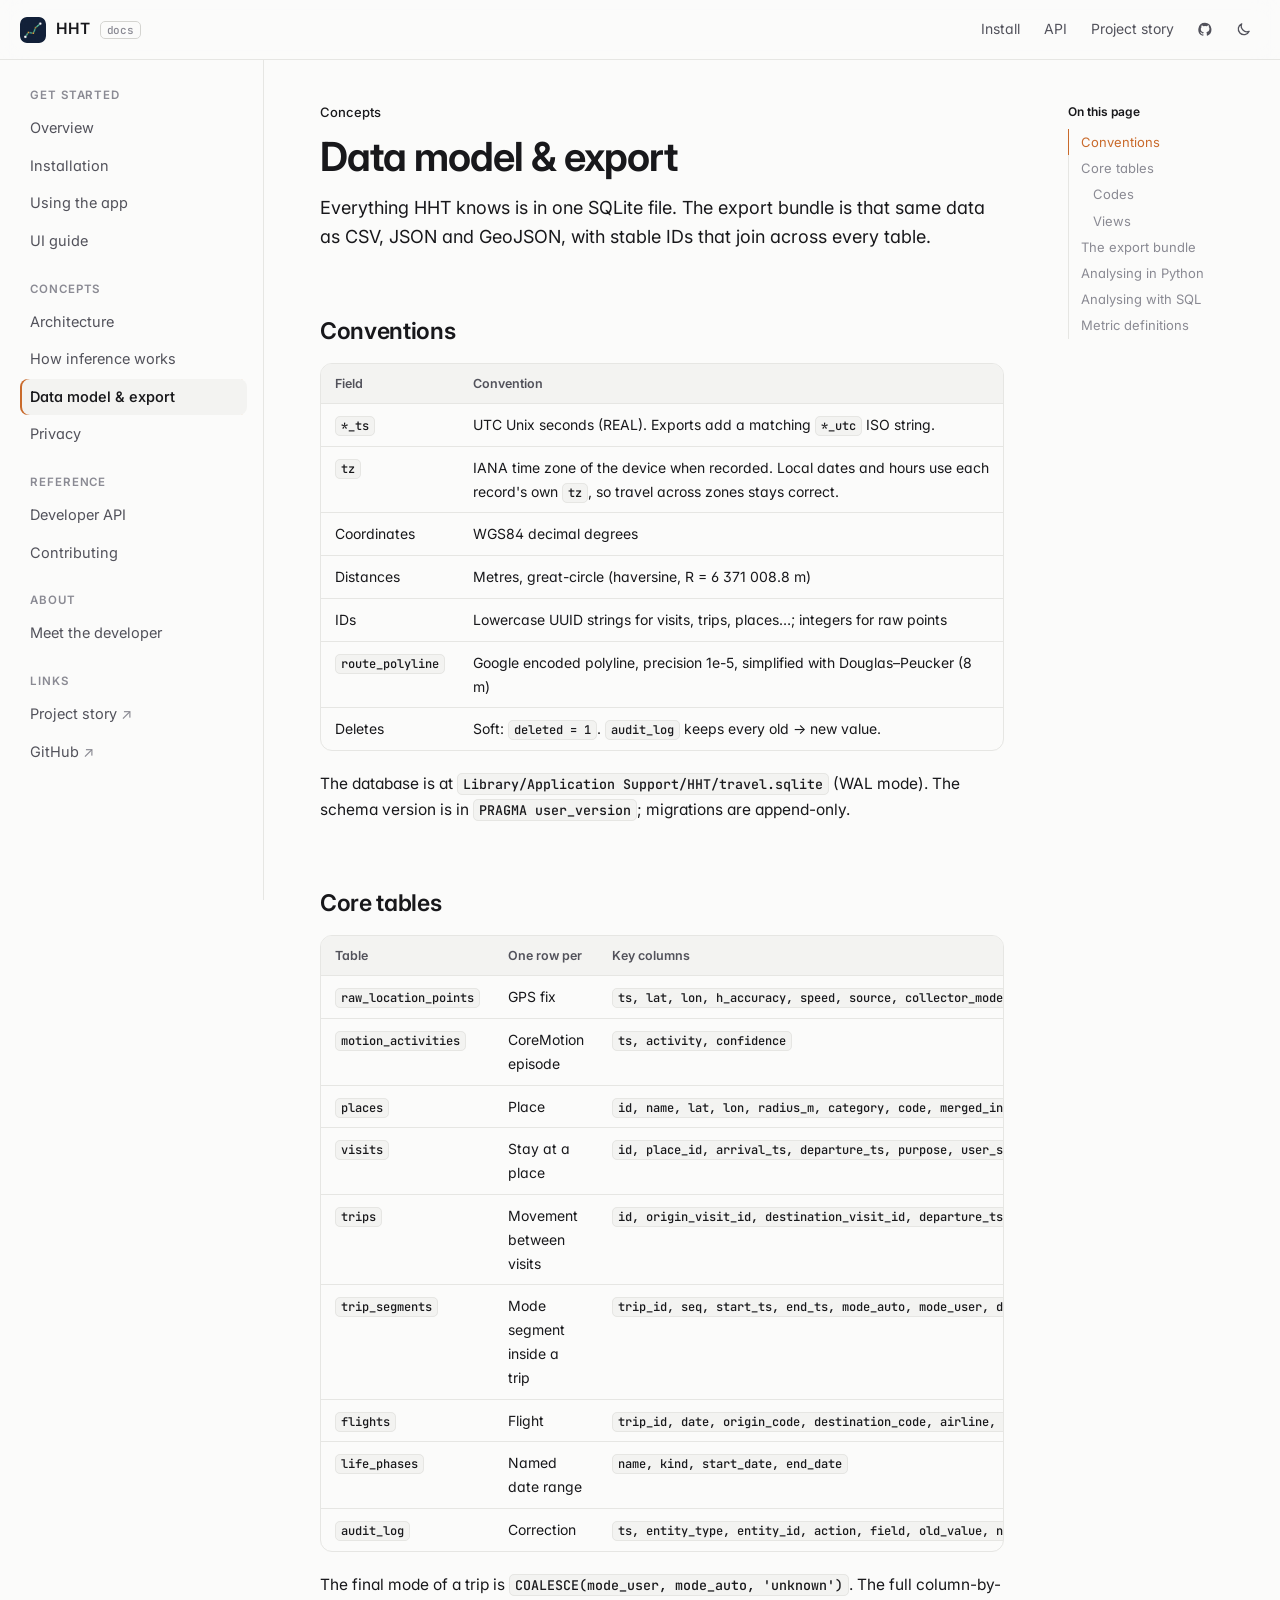
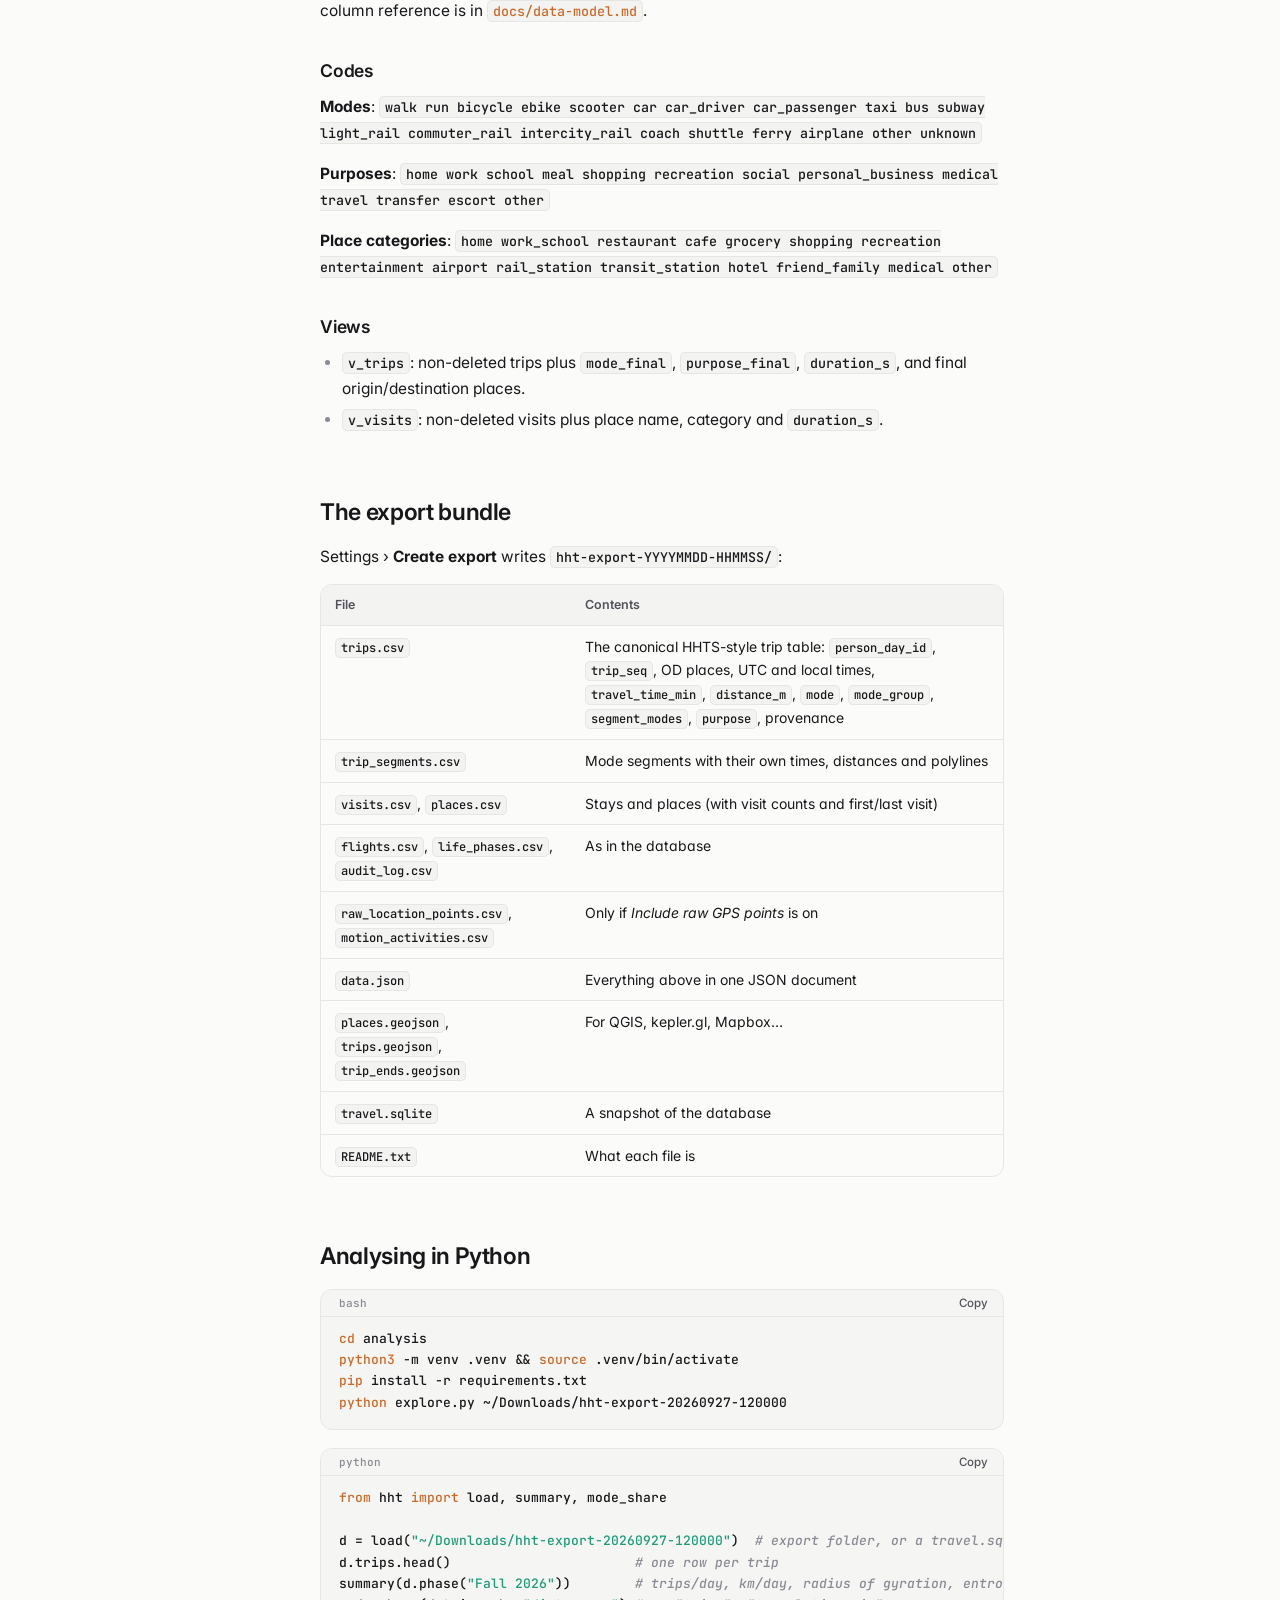
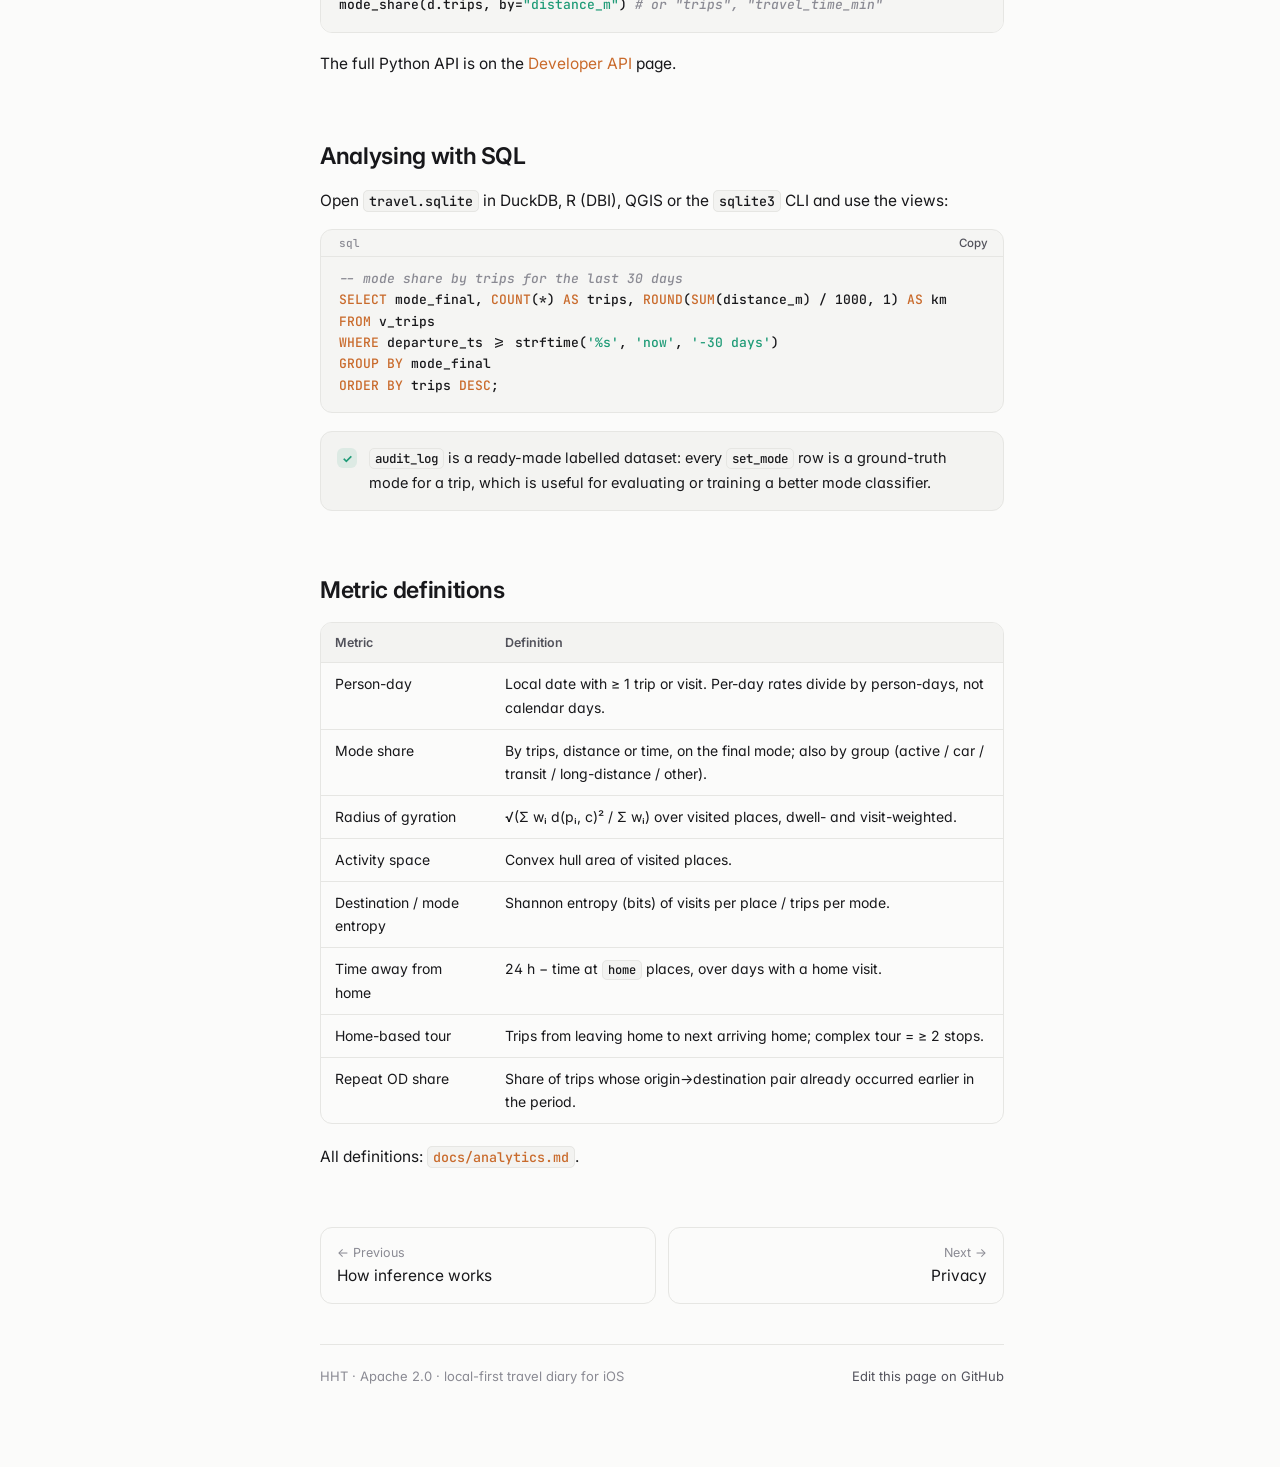
<file: docs/docs/data.html>
<!DOCTYPE html>
<html lang="en">
<head>
<meta charset="utf-8">
<meta name="viewport" content="width=device-width, initial-scale=1">
<title>Data model &amp; export · HHT Docs</title>
<meta name="description" content="HHT's SQLite schema, export bundle, and how to analyse it in Python, SQL, R or QGIS.">
<link rel="icon" href="../assets/hht-logo.png">
<link rel="preconnect" href="https://fonts.googleapis.com">
<link rel="preconnect" href="https://fonts.gstatic.com" crossorigin>
<link href="https://fonts.googleapis.com/css2?family=Inter:wght@400;500;600;700&family=JetBrains+Mono:wght@400;500;600&display=swap" rel="stylesheet">
<link rel="stylesheet" href="assets/docs.css?v=6">
<script>try { const t = localStorage.getItem('hht-docs-theme'); if (t) document.documentElement.dataset.theme = t; } catch (e) {}</script>
<script src="assets/docs.js" defer></script>
</head>
<body>
<main class="dx-main"><article class="dx-content">

<p class="eyebrow">Concepts</p>
<h1>Data model &amp; export</h1>
<p class="lede">Everything HHT knows is in one SQLite file. The export bundle is that same data as CSV, JSON and GeoJSON,
with stable IDs that join across every table.</p>

<h2>Conventions</h2>
<div class="table-wrap"><table>
  <tr><th>Field</th><th>Convention</th></tr>
  <tr><td><code>*_ts</code></td><td>UTC Unix seconds (REAL). Exports add a matching <code>*_utc</code> ISO string.</td></tr>
  <tr><td><code>tz</code></td><td>IANA time zone of the device when recorded. Local dates and hours use each record's own <code>tz</code>, so travel across zones stays correct.</td></tr>
  <tr><td>Coordinates</td><td>WGS84 decimal degrees</td></tr>
  <tr><td>Distances</td><td>Metres, great-circle (haversine, R = 6 371 008.8 m)</td></tr>
  <tr><td>IDs</td><td>Lowercase UUID strings for visits, trips, places…; integers for raw points</td></tr>
  <tr><td><code>route_polyline</code></td><td>Google encoded polyline, precision 1e-5, simplified with Douglas–Peucker (8 m)</td></tr>
  <tr><td>Deletes</td><td>Soft: <code>deleted = 1</code>. <code>audit_log</code> keeps every old → new value.</td></tr>
</table></div>
<p>The database is at <code>Library/Application Support/HHT/travel.sqlite</code> (WAL mode). The schema version is in
<code>PRAGMA user_version</code>; migrations are append-only.</p>

<h2>Core tables</h2>
<div class="table-wrap"><table>
  <tr><th>Table</th><th>One row per</th><th>Key columns</th></tr>
  <tr><td><code>raw_location_points</code></td><td>GPS fix</td><td><code>ts, lat, lon, h_accuracy, speed, source, collector_mode, tz</code></td></tr>
  <tr><td><code>motion_activities</code></td><td>CoreMotion episode</td><td><code>ts, activity, confidence</code></td></tr>
  <tr><td><code>places</code></td><td>Place</td><td><code>id, name, lat, lon, radius_m, category, code, merged_into</code></td></tr>
  <tr><td><code>visits</code></td><td>Stay at a place</td><td><code>id, place_id, arrival_ts, departure_ts, purpose, user_status, deleted</code></td></tr>
  <tr><td><code>trips</code></td><td>Movement between visits</td><td><code>id, origin_visit_id, destination_visit_id, departure_ts, arrival_ts, distance_m, mode_auto, mode_user, purpose, route_polyline</code></td></tr>
  <tr><td><code>trip_segments</code></td><td>Mode segment inside a trip</td><td><code>trip_id, seq, start_ts, end_ts, mode_auto, mode_user, distance_m</code></td></tr>
  <tr><td><code>flights</code></td><td>Flight</td><td><code>trip_id, date, origin_code, destination_code, airline, flight_number, distance_m</code></td></tr>
  <tr><td><code>life_phases</code></td><td>Named date range</td><td><code>name, kind, start_date, end_date</code></td></tr>
  <tr><td><code>audit_log</code></td><td>Correction</td><td><code>ts, entity_type, entity_id, action, field, old_value, new_value</code></td></tr>
</table></div>
<p>The final mode of a trip is <code>COALESCE(mode_user, mode_auto, 'unknown')</code>. The full column-by-column reference is in
<a href="https://github.com/zyang91/HHT-app/blob/main/docs/data-model.md"><code>docs/data-model.md</code></a>.</p>

<h3>Codes</h3>
<p><b>Modes</b>: <code>walk run bicycle ebike scooter car car_driver car_passenger taxi bus subway light_rail commuter_rail
intercity_rail coach shuttle ferry airplane other unknown</code></p>
<p><b>Purposes</b>: <code>home work school meal shopping recreation social personal_business medical travel transfer escort other</code></p>
<p><b>Place categories</b>: <code>home work_school restaurant cafe grocery shopping recreation entertainment airport rail_station
transit_station hotel friend_family medical other</code></p>

<h3>Views</h3>
<ul>
  <li><code>v_trips</code>: non-deleted trips plus <code>mode_final</code>, <code>purpose_final</code>, <code>duration_s</code>, and final origin/destination places.</li>
  <li><code>v_visits</code>: non-deleted visits plus place name, category and <code>duration_s</code>.</li>
</ul>

<h2>The export bundle</h2>
<p>Settings › <b>Create export</b> writes <code>hht-export-YYYYMMDD-HHMMSS/</code>:</p>
<div class="table-wrap"><table>
  <tr><th>File</th><th>Contents</th></tr>
  <tr><td><code>trips.csv</code></td><td>The canonical HHTS-style trip table: <code>person_day_id</code>, <code>trip_seq</code>, OD places, UTC and local times,
    <code>travel_time_min</code>, <code>distance_m</code>, <code>mode</code>, <code>mode_group</code>, <code>segment_modes</code>, <code>purpose</code>, provenance</td></tr>
  <tr><td><code>trip_segments.csv</code></td><td>Mode segments with their own times, distances and polylines</td></tr>
  <tr><td><code>visits.csv</code>, <code>places.csv</code></td><td>Stays and places (with visit counts and first/last visit)</td></tr>
  <tr><td><code>flights.csv</code>, <code>life_phases.csv</code>, <code>audit_log.csv</code></td><td>As in the database</td></tr>
  <tr><td><code>raw_location_points.csv</code>, <code>motion_activities.csv</code></td><td>Only if <i>Include raw GPS points</i> is on</td></tr>
  <tr><td><code>data.json</code></td><td>Everything above in one JSON document</td></tr>
  <tr><td><code>places.geojson</code>, <code>trips.geojson</code>, <code>trip_ends.geojson</code></td><td>For QGIS, kepler.gl, Mapbox…</td></tr>
  <tr><td><code>travel.sqlite</code></td><td>A snapshot of the database</td></tr>
  <tr><td><code>README.txt</code></td><td>What each file is</td></tr>
</table></div>

<h2>Analysing in Python</h2>
<pre data-lang="bash"><code>cd analysis
python3 -m venv .venv &amp;&amp; source .venv/bin/activate
pip install -r requirements.txt
python explore.py ~/Downloads/hht-export-20260927-120000</code></pre>

<pre data-lang="python"><code>from hht import load, summary, mode_share

d = load("~/Downloads/hht-export-20260927-120000")  # export folder, or a travel.sqlite file
d.trips.head()                       # one row per trip
summary(d.phase("Fall 2026"))        # trips/day, km/day, radius of gyration, entropy…
mode_share(d.trips, by="distance_m") # or "trips", "travel_time_min"</code></pre>
<p>The full Python API is on the <a href="api.html#python-analysis-helpers">Developer API</a> page.</p>

<h2>Analysing with SQL</h2>
<p>Open <code>travel.sqlite</code> in DuckDB, R (DBI), QGIS or the <code>sqlite3</code> CLI and use the views:</p>
<pre data-lang="sql"><code>-- mode share by trips for the last 30 days
SELECT mode_final, COUNT(*) AS trips, ROUND(SUM(distance_m) / 1000, 1) AS km
FROM v_trips
WHERE departure_ts &gt;= strftime('%s', 'now', '-30 days')
GROUP BY mode_final
ORDER BY trips DESC;</code></pre>

<div class="callout tip"><div class="ic">✓</div>
<p><code>audit_log</code> is a ready-made labelled dataset: every <code>set_mode</code> row is a ground-truth mode for a trip,
which is useful for evaluating or training a better mode classifier.</p></div>

<h2>Metric definitions</h2>
<div class="table-wrap"><table>
  <tr><th>Metric</th><th>Definition</th></tr>
  <tr><td>Person-day</td><td>Local date with ≥ 1 trip or visit. Per-day rates divide by person-days, not calendar days.</td></tr>
  <tr><td>Mode share</td><td>By trips, distance or time, on the final mode; also by group (active / car / transit / long-distance / other).</td></tr>
  <tr><td>Radius of gyration</td><td>√(Σ wᵢ d(pᵢ, c)² / Σ wᵢ) over visited places, dwell- and visit-weighted.</td></tr>
  <tr><td>Activity space</td><td>Convex hull area of visited places.</td></tr>
  <tr><td>Destination / mode entropy</td><td>Shannon entropy (bits) of visits per place / trips per mode.</td></tr>
  <tr><td>Time away from home</td><td>24 h − time at <code>home</code> places, over days with a home visit.</td></tr>
  <tr><td>Home-based tour</td><td>Trips from leaving home to next arriving home; complex tour = ≥ 2 stops.</td></tr>
  <tr><td>Repeat OD share</td><td>Share of trips whose origin→destination pair already occurred earlier in the period.</td></tr>
</table></div>
<p>All definitions: <a href="https://github.com/zyang91/HHT-app/blob/main/docs/analytics.md"><code>docs/analytics.md</code></a>.</p>

</article></main>
</body>
</html>
</file>
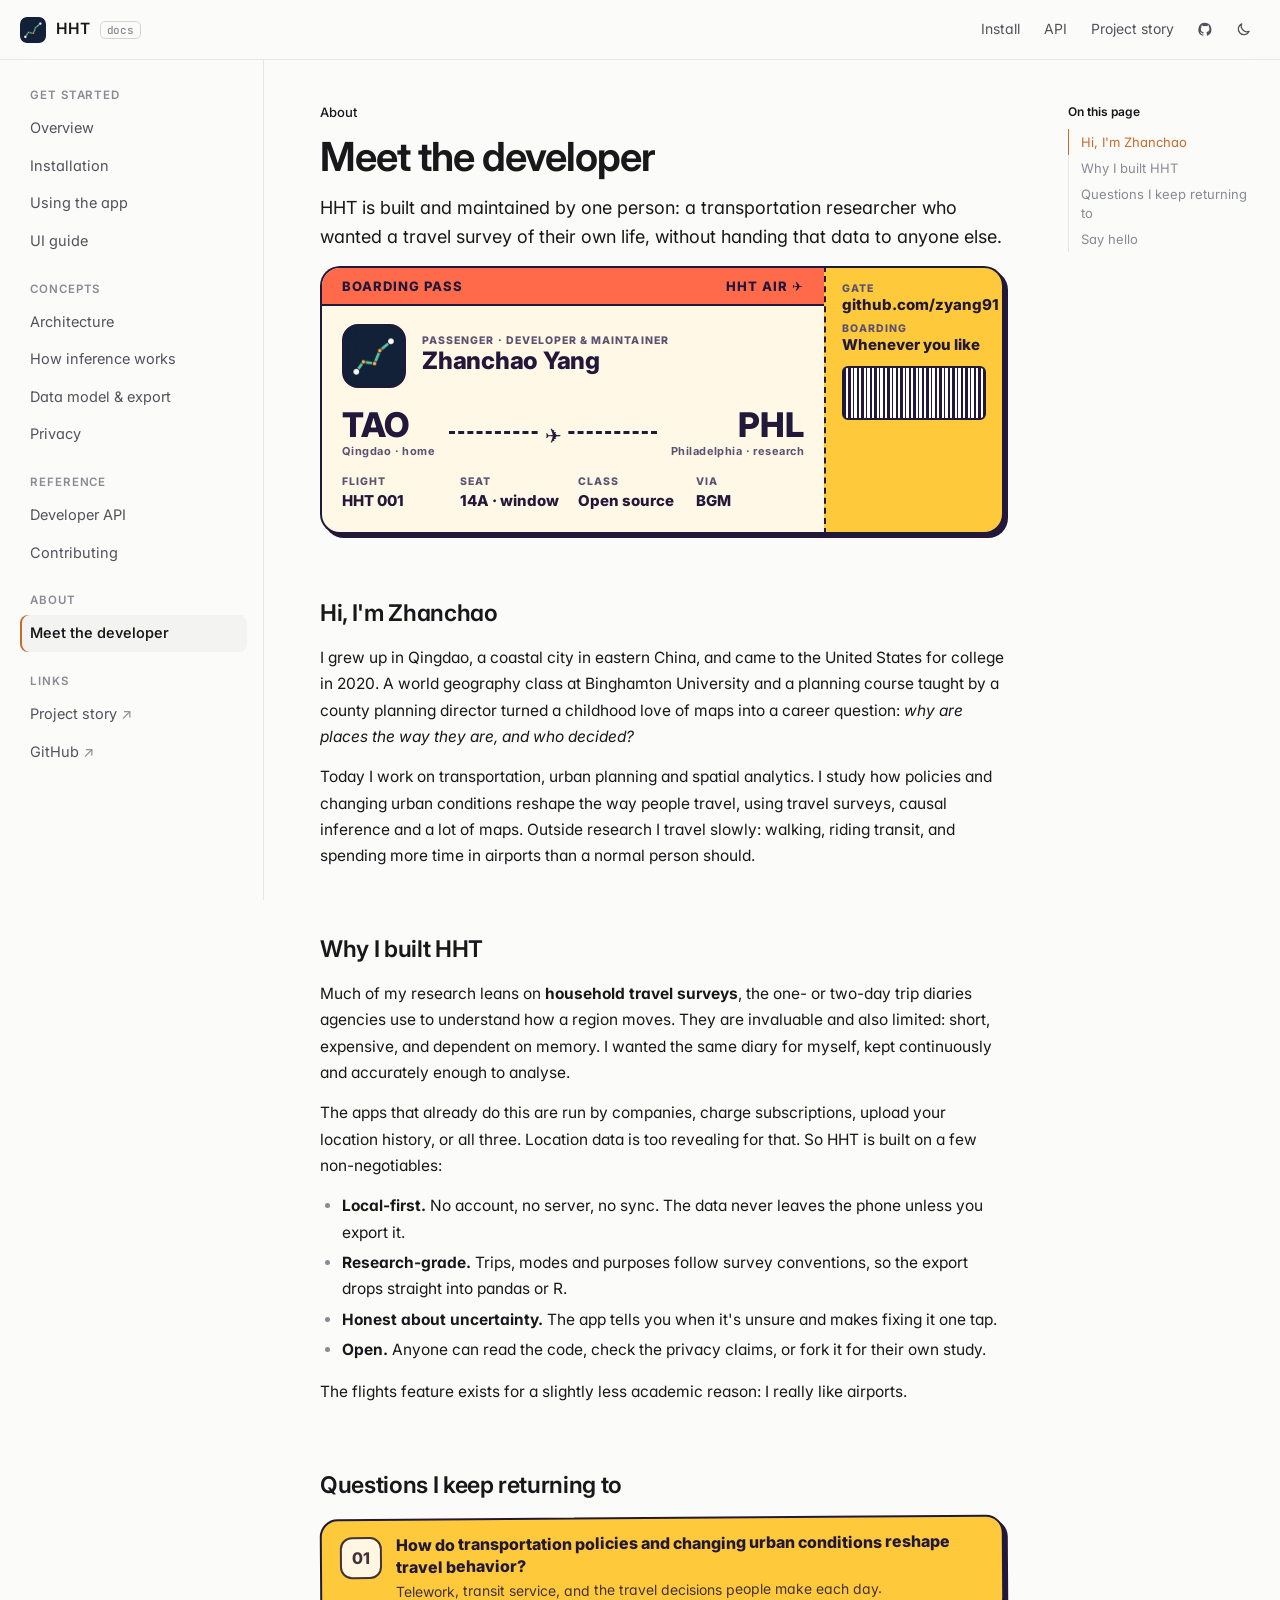
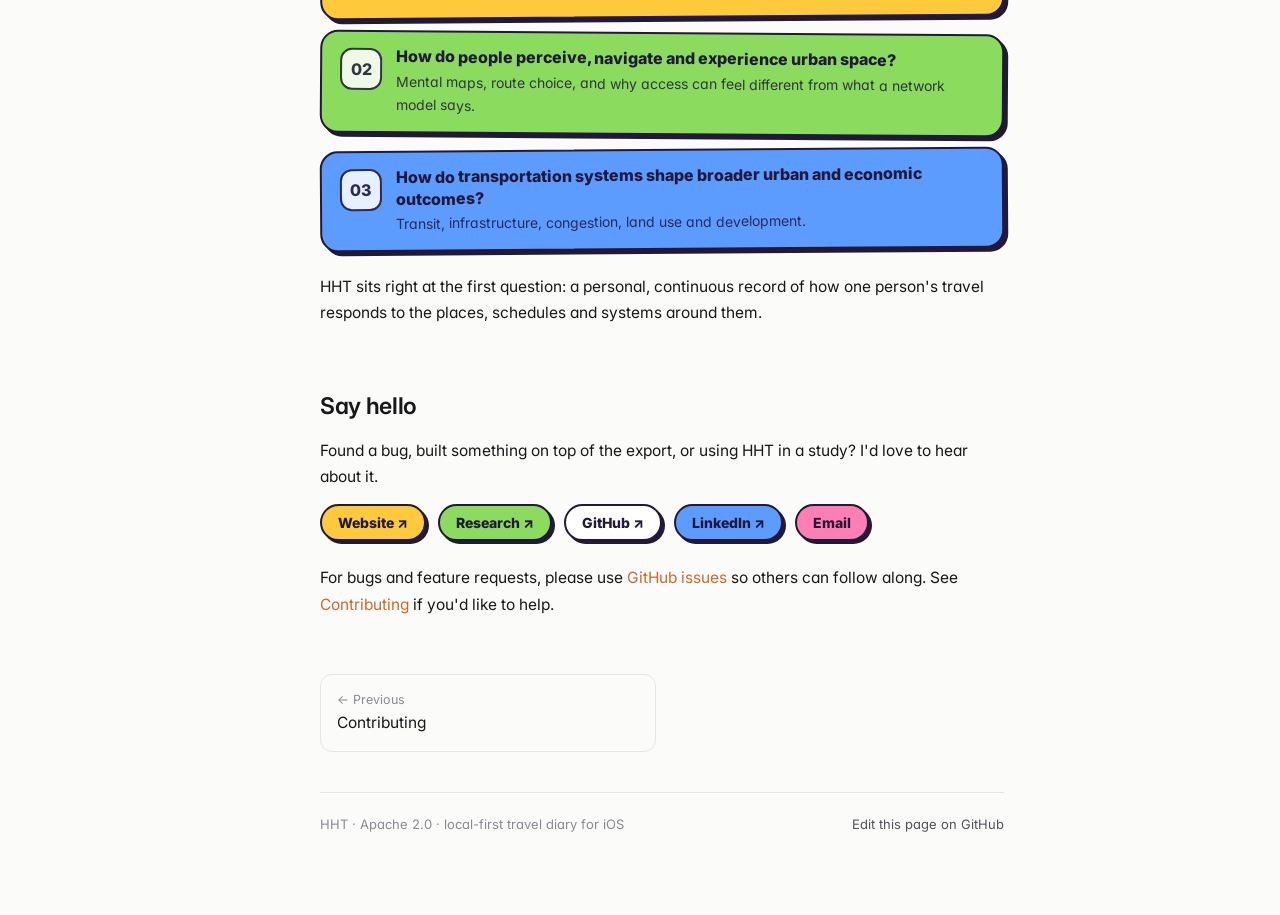
<file: docs/docs/developer.html>
<!DOCTYPE html>
<html lang="en">
<head>
<meta charset="utf-8">
<meta name="viewport" content="width=device-width, initial-scale=1">
<title>Meet the developer · HHT Docs</title>
<meta name="description" content="Who builds HHT, why a transportation researcher made a travel survey for one, and how to get in touch.">
<link rel="icon" href="../assets/hht-logo.png">
<link rel="preconnect" href="https://fonts.googleapis.com">
<link rel="preconnect" href="https://fonts.gstatic.com" crossorigin>
<link href="https://fonts.googleapis.com/css2?family=Inter:wght@400;500;600;700&family=JetBrains+Mono:wght@400;500;600&display=swap" rel="stylesheet">
<link rel="stylesheet" href="assets/docs.css?v=6">
<script>try { const t = localStorage.getItem('hht-docs-theme'); if (t) document.documentElement.dataset.theme = t; } catch (e) {}</script>
<script src="assets/docs.js" defer></script>
</head>
<body>
<main class="dx-main"><article class="dx-content dev">

<p class="eyebrow">About</p>
<h1>Meet the developer</h1>
<p class="lede">HHT is built and maintained by one person: a transportation researcher who wanted a travel survey
of their own life, without handing that data to anyone else.</p>

<div class="pass" aria-label="Boarding pass: Zhanchao Yang, Qingdao to Philadelphia, flight HHT 001, seat 14A">
  <div class="main">
    <div class="band"><span>Boarding pass</span><span>HHT Air ✈</span></div>
    <div class="who">
      <img src="../assets/hht-logo.png" alt="">
      <div><small>Passenger · developer &amp; maintainer</small><b>Zhanchao Yang</b></div>
    </div>
    <div class="route-row">
      <div class="code">TAO<small>Qingdao · home</small></div>
      <div class="plane"></div>
      <div class="code" style="text-align:right">PHL<small>Philadelphia · research</small></div>
    </div>
    <div class="fields">
      <div class="field"><small>Flight</small><b>HHT 001</b></div>
      <div class="field"><small>Seat</small><b>14A · window</b></div>
      <div class="field"><small>Class</small><b>Open source</b></div>
      <div class="field"><small>Via</small><b>BGM</b></div>
    </div>
  </div>
  <div class="stub">
    <small>Gate</small><b>github.com/zyang91</b>
    <small>Boarding</small><b>Whenever you like</b>
    <div class="barcode"></div>
  </div>
</div>

<h2>Hi, I'm Zhanchao</h2>
<p>I grew up in Qingdao, a coastal city in eastern China, and came to the United States for college in 2020. A world
geography class at Binghamton University and a planning course taught by a county planning director turned a childhood
love of maps into a career question: <i>why are places the way they are, and who decided?</i></p>
<p>Today I work on transportation, urban planning and spatial analytics. I study how policies and changing urban conditions
reshape the way people travel, using travel surveys, causal inference and a lot of maps. Outside research I travel slowly:
walking, riding transit, and spending more time in airports than a normal person should.</p>

<h2>Why I built HHT</h2>
<p>Much of my research leans on <b>household travel surveys</b>, the one- or two-day trip diaries agencies use to understand
how a region moves. They are invaluable and also limited: short, expensive, and dependent on memory. I wanted the same diary
for myself, kept continuously and accurately enough to analyse.</p>
<p>The apps that already do this are run by companies, charge subscriptions, upload your location history, or all three.
Location data is too revealing for that. So HHT is built on a few non-negotiables:</p>
<ul>
  <li><b>Local-first.</b> No account, no server, no sync. The data never leaves the phone unless you export it.</li>
  <li><b>Research-grade.</b> Trips, modes and purposes follow survey conventions, so the export drops straight into pandas or R.</li>
  <li><b>Honest about uncertainty.</b> The app tells you when it's unsure and makes fixing it one tap.</li>
  <li><b>Open.</b> Anyone can read the code, check the privacy claims, or fork it for their own study.</li>
</ul>
<p>The flights feature exists for a slightly less academic reason: I really like airports.</p>

<h2>Questions I keep returning to</h2>
<div class="qs">
  <div class="q" style="--fill:#ffc93c"><span class="num">01</span><div><b>How do transportation policies and changing urban conditions reshape travel behavior?</b><span>Telework, transit service, and the travel decisions people make each day.</span></div></div>
  <div class="q" style="--fill:#8bdb5e"><span class="num">02</span><div><b>How do people perceive, navigate and experience urban space?</b><span>Mental maps, route choice, and why access can feel different from what a network model says.</span></div></div>
  <div class="q" style="--fill:#5c9bff"><span class="num">03</span><div><b>How do transportation systems shape broader urban and economic outcomes?</b><span>Transit, infrastructure, congestion, land use and development.</span></div></div>
</div>
<p>HHT sits right at the first question: a personal, continuous record of how one person's travel responds to the
places, schedules and systems around them.</p>

<h2>Say hello</h2>
<p>Found a bug, built something on top of the export, or using HHT in a study? I'd love to hear about it.</p>
<div class="links">
  <a href="https://www.zhanchaoyang.com/" style="--fill:#ffc93c">Website ↗</a>
  <a href="https://www.zhanchaoyang.com/pages/research.html" style="--fill:#8bdb5e">Research ↗</a>
  <a href="https://github.com/zyang91" style="--fill:#fff">GitHub ↗</a>
  <a href="https://www.linkedin.com/in/zhanchaoyang/" style="--fill:#5c9bff">LinkedIn ↗</a>
  <a href="mailto:zhanchao@upenn.edu" style="--fill:#ff7eb3">Email</a>
</div>
<p class="muted">For bugs and feature requests, please use <a href="https://github.com/zyang91/HHT-app/issues/new/choose">GitHub issues</a>
so others can follow along. See <a href="contributing.html">Contributing</a> if you'd like to help.</p>

</article></main>
</body>
</html>
</file>
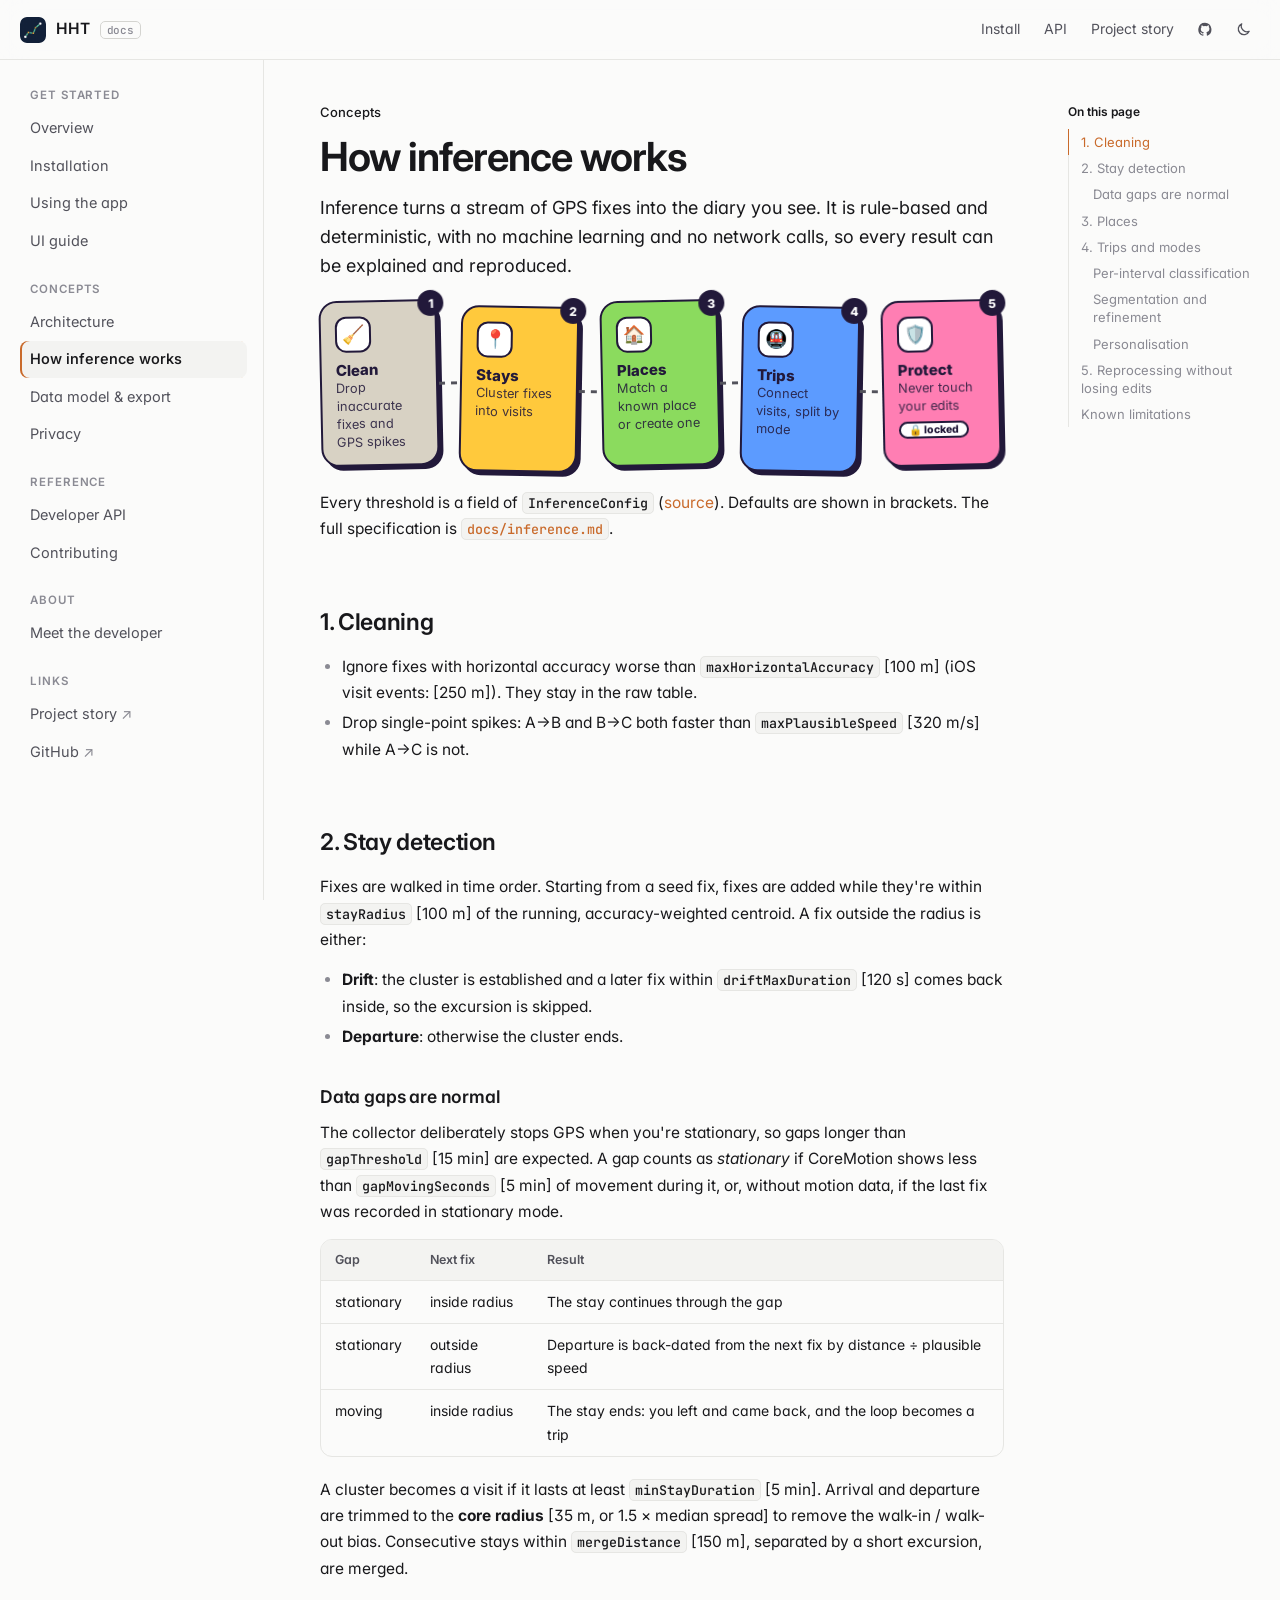
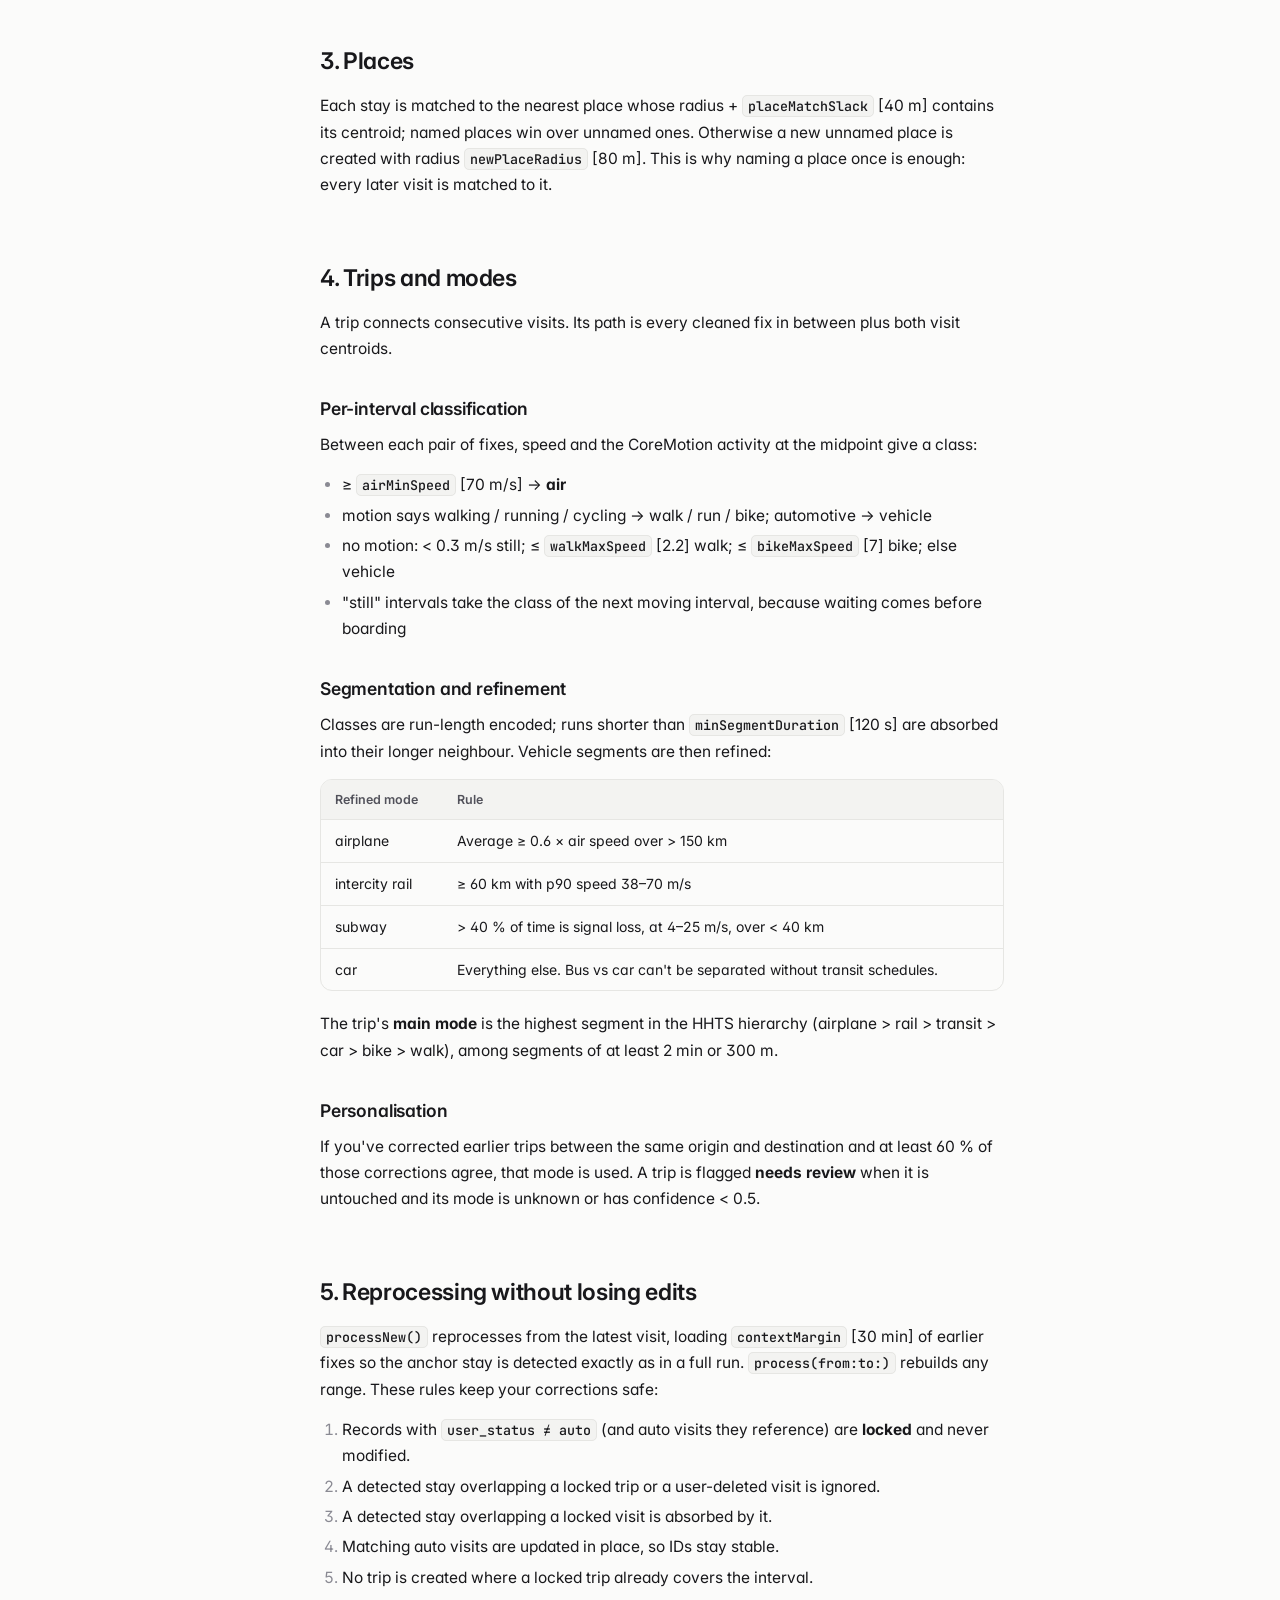
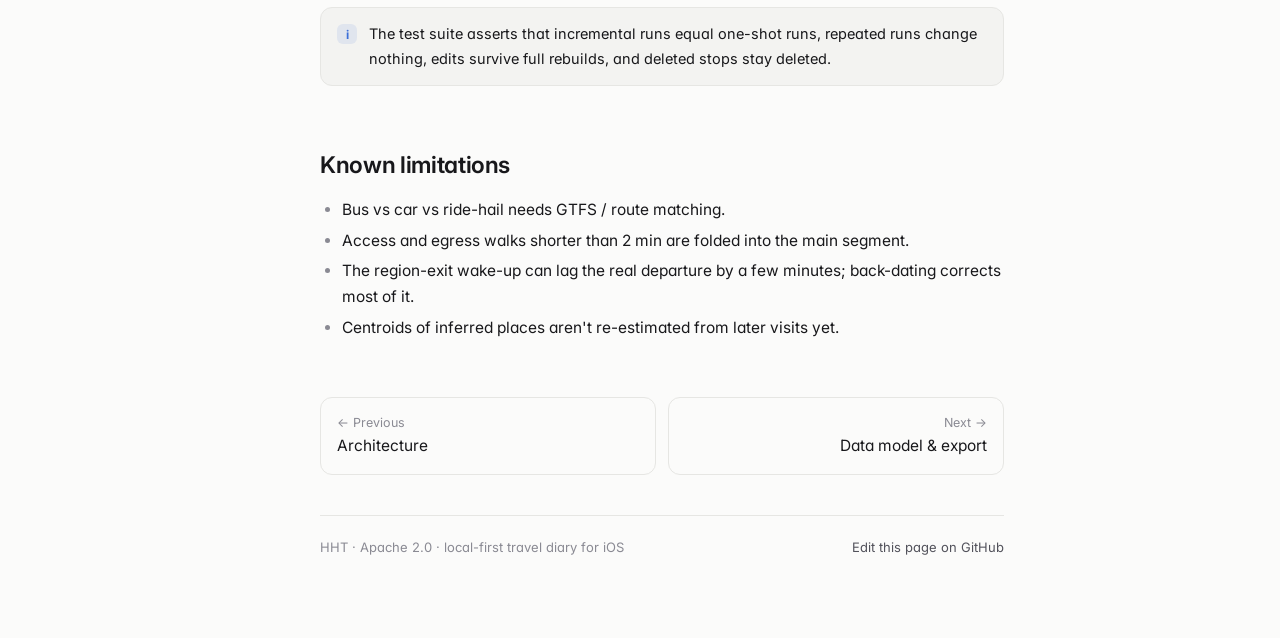
<file: docs/docs/inference.html>
<!DOCTYPE html>
<html lang="en">
<head>
<meta charset="utf-8">
<meta name="viewport" content="width=device-width, initial-scale=1">
<title>How inference works · HHT Docs</title>
<meta name="description" content="How HHT turns raw GPS fixes into visits, places, trips and travel modes, and how it keeps your corrections safe.">
<link rel="icon" href="../assets/hht-logo.png">
<link rel="preconnect" href="https://fonts.googleapis.com">
<link rel="preconnect" href="https://fonts.gstatic.com" crossorigin>
<link href="https://fonts.googleapis.com/css2?family=Inter:wght@400;500;600;700&family=JetBrains+Mono:wght@400;500;600&display=swap" rel="stylesheet">
<link rel="stylesheet" href="assets/docs.css?v=6">
<script>try { const t = localStorage.getItem('hht-docs-theme'); if (t) document.documentElement.dataset.theme = t; } catch (e) {}</script>
<script src="assets/docs.js" defer></script>
</head>
<body>
<main class="dx-main"><article class="dx-content">

<p class="eyebrow">Concepts</p>
<h1>How inference works</h1>
<p class="lede">Inference turns a stream of GPS fixes into the diary you see. It is rule-based and deterministic, with no
machine learning and no network calls, so every result can be explained and reproduced.</p>

<ol class="conveyor" aria-label="Inference pipeline">
  <li style="--fill:#d8d2c4"><span class="n">1</span><span class="ic">🧹</span><b>Clean</b><span class="d">Drop inaccurate fixes and GPS spikes</span></li>
  <li style="--fill:#ffc93c"><span class="n">2</span><span class="ic">📍</span><b>Stays</b><span class="d">Cluster fixes into visits</span></li>
  <li style="--fill:#8bdb5e"><span class="n">3</span><span class="ic">🏠</span><b>Places</b><span class="d">Match a known place or create one</span></li>
  <li style="--fill:#5c9bff"><span class="n">4</span><span class="ic">🚇</span><b>Trips</b><span class="d">Connect visits, split by mode</span></li>
  <li style="--fill:#ff7eb3"><span class="n">5</span><span class="ic">🛡️</span><b>Protect</b><span class="d">Never touch your edits</span><span class="lock">🔒 locked</span></li>
</ol>

<p>Every threshold is a field of <code>InferenceConfig</code>
(<a href="https://github.com/zyang91/HHT-app/blob/main/Packages/HHTCore/Sources/HHTCore/Inference/InferenceConfig.swift">source</a>).
Defaults are shown in brackets. The full specification is
<a href="https://github.com/zyang91/HHT-app/blob/main/docs/inference.md"><code>docs/inference.md</code></a>.</p>

<h2>1. Cleaning</h2>
<ul>
  <li>Ignore fixes with horizontal accuracy worse than <code>maxHorizontalAccuracy</code> [100 m] (iOS visit events: [250 m]).
    They stay in the raw table.</li>
  <li>Drop single-point spikes: A→B and B→C both faster than <code>maxPlausibleSpeed</code> [320 m/s] while A→C is not.</li>
</ul>

<h2>2. Stay detection</h2>
<p>Fixes are walked in time order. Starting from a seed fix, fixes are added while they're within <code>stayRadius</code>
[100 m] of the running, accuracy-weighted centroid. A fix outside the radius is either:</p>
<ul>
  <li><b>Drift</b>: the cluster is established and a later fix within <code>driftMaxDuration</code> [120 s] comes back inside, so the excursion is skipped.</li>
  <li><b>Departure</b>: otherwise the cluster ends.</li>
</ul>

<h3>Data gaps are normal</h3>
<p>The collector deliberately stops GPS when you're stationary, so gaps longer than <code>gapThreshold</code> [15 min] are expected.
A gap counts as <i>stationary</i> if CoreMotion shows less than <code>gapMovingSeconds</code> [5 min] of movement during it,
or, without motion data, if the last fix was recorded in stationary mode.</p>
<div class="table-wrap"><table>
  <tr><th>Gap</th><th>Next fix</th><th>Result</th></tr>
  <tr><td>stationary</td><td>inside radius</td><td>The stay continues through the gap</td></tr>
  <tr><td>stationary</td><td>outside radius</td><td>Departure is back-dated from the next fix by distance ÷ plausible speed</td></tr>
  <tr><td>moving</td><td>inside radius</td><td>The stay ends: you left and came back, and the loop becomes a trip</td></tr>
</table></div>
<p>A cluster becomes a visit if it lasts at least <code>minStayDuration</code> [5 min]. Arrival and departure are trimmed to the
<b>core radius</b> [35 m, or 1.5 × median spread] to remove the walk-in / walk-out bias. Consecutive stays within
<code>mergeDistance</code> [150 m], separated by a short excursion, are merged.</p>

<h2>3. Places</h2>
<p>Each stay is matched to the nearest place whose radius + <code>placeMatchSlack</code> [40 m] contains its centroid; named
places win over unnamed ones. Otherwise a new unnamed place is created with radius <code>newPlaceRadius</code> [80 m].
This is why naming a place once is enough: every later visit is matched to it.</p>

<h2>4. Trips and modes</h2>
<p>A trip connects consecutive visits. Its path is every cleaned fix in between plus both visit centroids.</p>

<h3>Per-interval classification</h3>
<p>Between each pair of fixes, speed and the CoreMotion activity at the midpoint give a class:</p>
<ul>
  <li>≥ <code>airMinSpeed</code> [70 m/s] → <b>air</b></li>
  <li>motion says walking / running / cycling → walk / run / bike; automotive → vehicle</li>
  <li>no motion: &lt; 0.3 m/s still; ≤ <code>walkMaxSpeed</code> [2.2] walk; ≤ <code>bikeMaxSpeed</code> [7] bike; else vehicle</li>
  <li>"still" intervals take the class of the next moving interval, because waiting comes before boarding</li>
</ul>

<h3>Segmentation and refinement</h3>
<p>Classes are run-length encoded; runs shorter than <code>minSegmentDuration</code> [120 s] are absorbed into their longer
neighbour. Vehicle segments are then refined:</p>
<div class="table-wrap"><table>
  <tr><th>Refined mode</th><th>Rule</th></tr>
  <tr><td>airplane</td><td>Average ≥ 0.6 × air speed over &gt; 150 km</td></tr>
  <tr><td>intercity rail</td><td>≥ 60 km with p90 speed 38–70 m/s</td></tr>
  <tr><td>subway</td><td>&gt; 40 % of time is signal loss, at 4–25 m/s, over &lt; 40 km</td></tr>
  <tr><td>car</td><td>Everything else. Bus vs car can't be separated without transit schedules.</td></tr>
</table></div>
<p>The trip's <b>main mode</b> is the highest segment in the HHTS hierarchy (airplane &gt; rail &gt; transit &gt; car &gt; bike &gt; walk),
among segments of at least 2 min or 300 m.</p>

<h3>Personalisation</h3>
<p>If you've corrected earlier trips between the same origin and destination and at least 60 % of those corrections agree,
that mode is used. A trip is flagged <b>needs review</b> when it is untouched and its mode is unknown or has confidence &lt; 0.5.</p>

<h2>5. Reprocessing without losing edits</h2>
<p><code>processNew()</code> reprocesses from the latest visit, loading <code>contextMargin</code> [30 min] of earlier fixes
so the anchor stay is detected exactly as in a full run. <code>process(from:to:)</code> rebuilds any range. These rules keep your corrections safe:</p>
<ol>
  <li>Records with <code>user_status ≠ auto</code> (and auto visits they reference) are <b>locked</b> and never modified.</li>
  <li>A detected stay overlapping a locked trip or a user-deleted visit is ignored.</li>
  <li>A detected stay overlapping a locked visit is absorbed by it.</li>
  <li>Matching auto visits are updated in place, so IDs stay stable.</li>
  <li>No trip is created where a locked trip already covers the interval.</li>
</ol>
<div class="callout note"><div class="ic">i</div>
<p>The test suite asserts that incremental runs equal one-shot runs, repeated runs change nothing, edits survive full rebuilds,
and deleted stops stay deleted.</p></div>

<h2>Known limitations</h2>
<ul>
  <li>Bus vs car vs ride-hail needs GTFS / route matching.</li>
  <li>Access and egress walks shorter than 2 min are folded into the main segment.</li>
  <li>The region-exit wake-up can lag the real departure by a few minutes; back-dating corrects most of it.</li>
  <li>Centroids of inferred places aren't re-estimated from later visits yet.</li>
</ul>

</article></main>
</body>
</html>
</file>
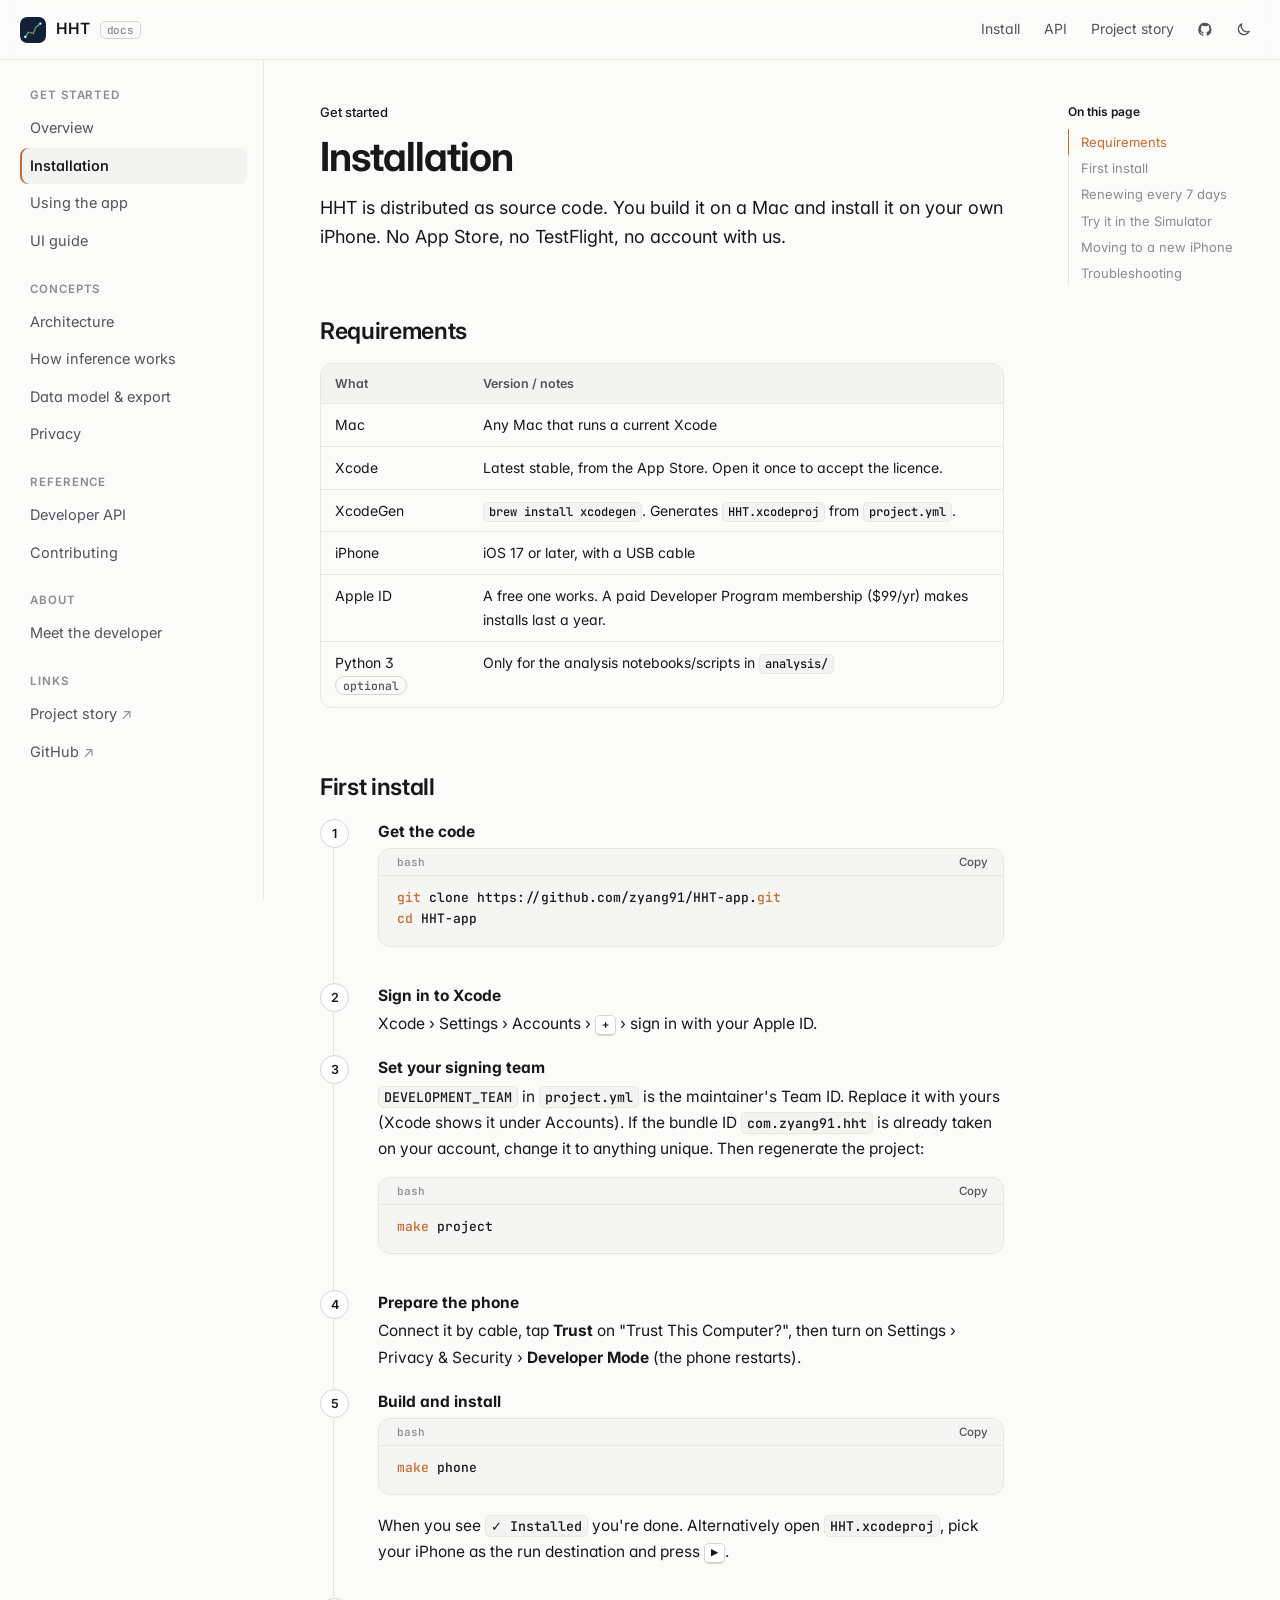
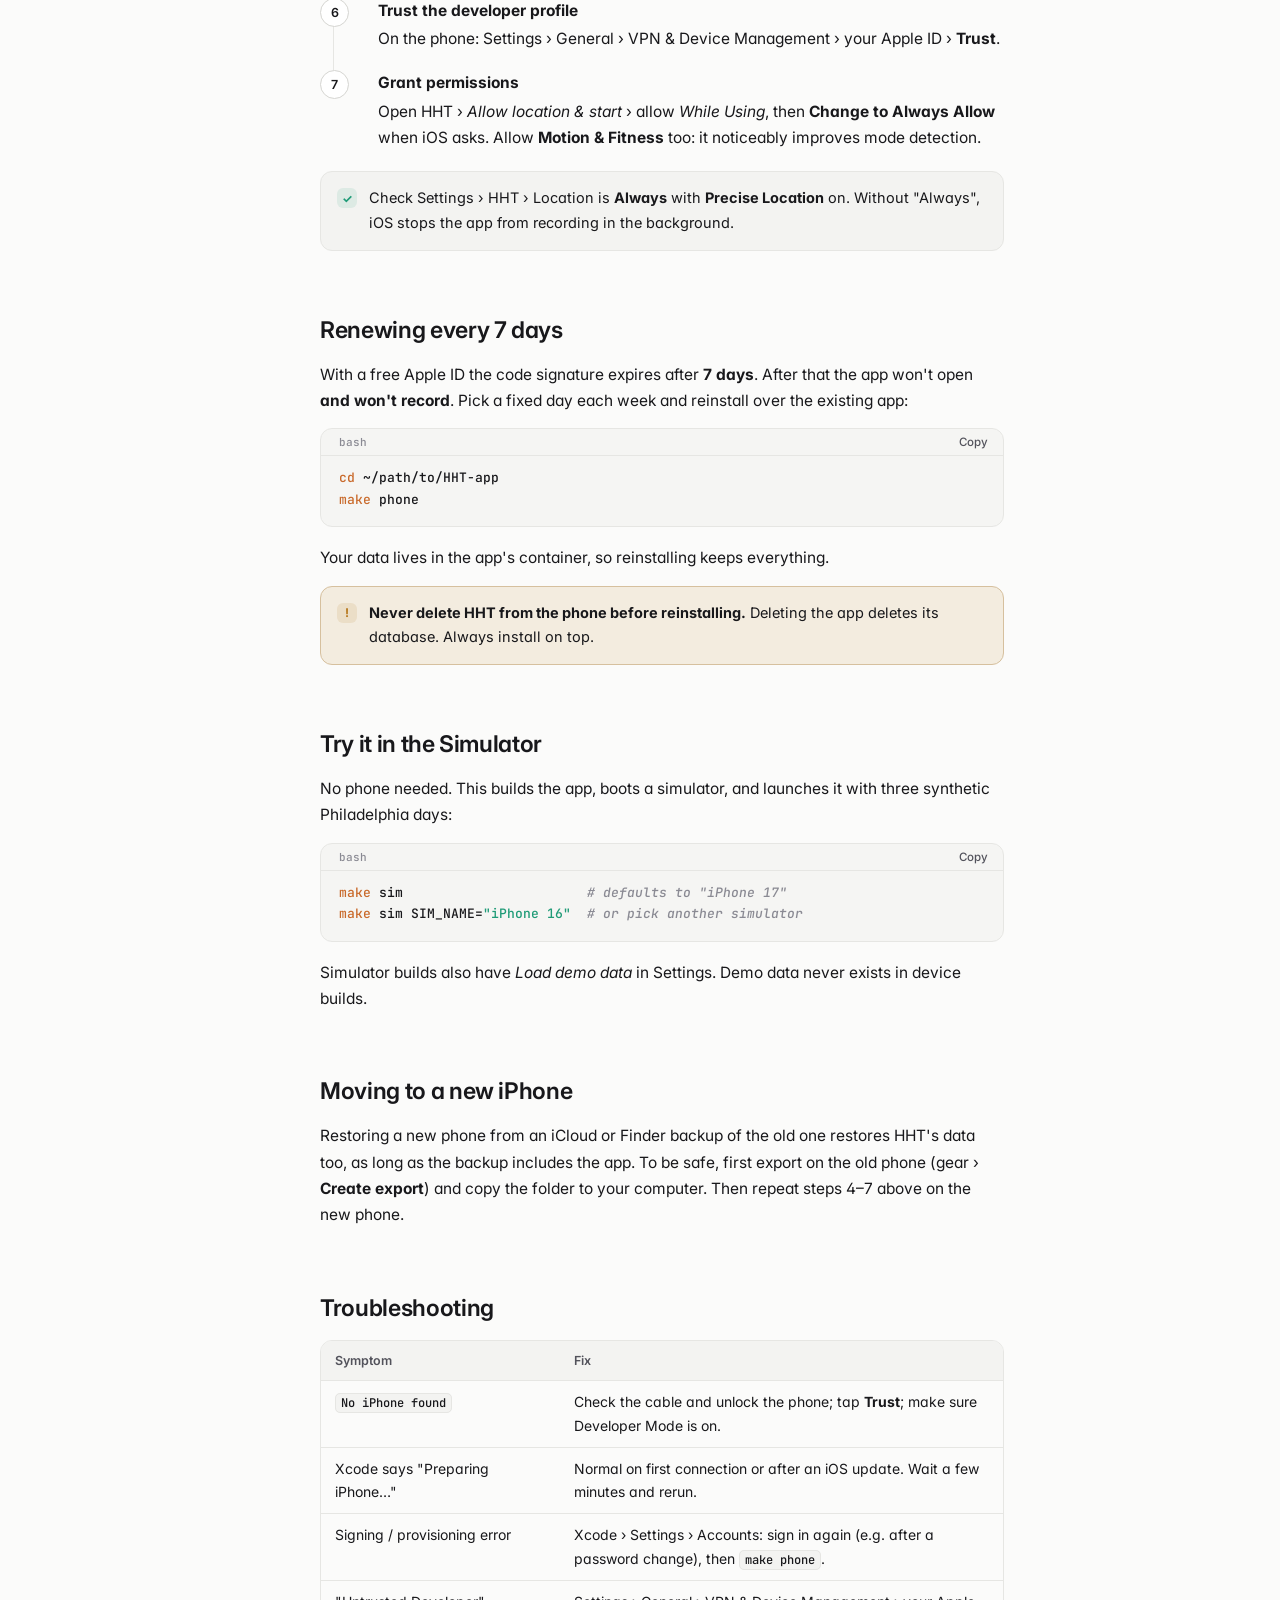
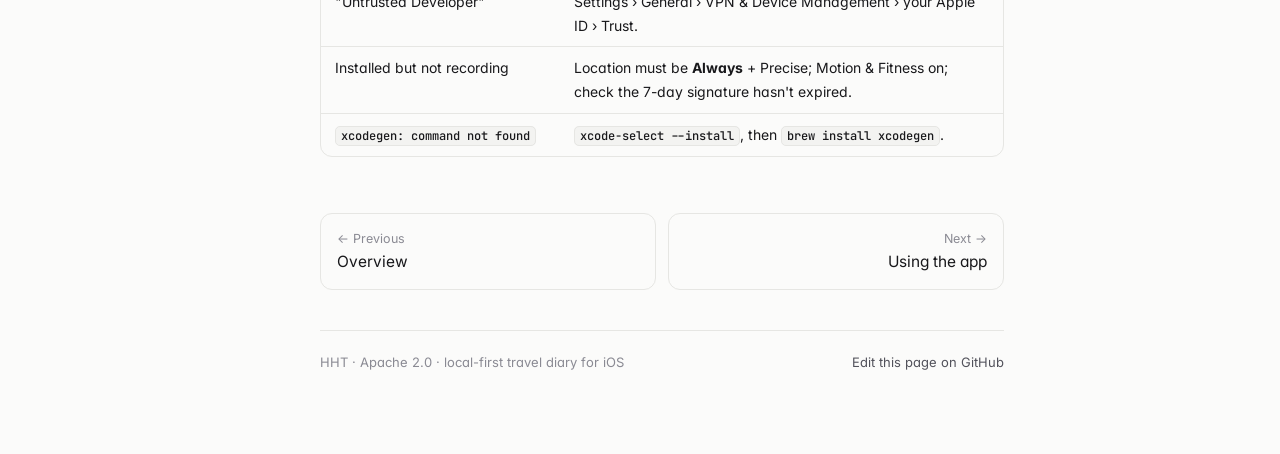
<file: docs/docs/installation.html>
<!DOCTYPE html>
<html lang="en">
<head>
<meta charset="utf-8">
<meta name="viewport" content="width=device-width, initial-scale=1">
<title>Installation · HHT Docs</title>
<meta name="description" content="Build HHT from source and install it on your iPhone with a free Apple ID.">
<link rel="icon" href="../assets/hht-logo.png">
<link rel="preconnect" href="https://fonts.googleapis.com">
<link rel="preconnect" href="https://fonts.gstatic.com" crossorigin>
<link href="https://fonts.googleapis.com/css2?family=Inter:wght@400;500;600;700&family=JetBrains+Mono:wght@400;500;600&display=swap" rel="stylesheet">
<link rel="stylesheet" href="assets/docs.css?v=6">
<script>try { const t = localStorage.getItem('hht-docs-theme'); if (t) document.documentElement.dataset.theme = t; } catch (e) {}</script>
<script src="assets/docs.js" defer></script>
</head>
<body>
<main class="dx-main"><article class="dx-content">

<p class="eyebrow">Get started</p>
<h1>Installation</h1>
<p class="lede">HHT is distributed as source code. You build it on a Mac and install it on your own iPhone.
No App Store, no TestFlight, no account with us.</p>

<h2>Requirements</h2>
<div class="table-wrap"><table>
  <tr><th>What</th><th>Version / notes</th></tr>
  <tr><td>Mac</td><td>Any Mac that runs a current Xcode</td></tr>
  <tr><td>Xcode</td><td>Latest stable, from the App Store. Open it once to accept the licence.</td></tr>
  <tr><td>XcodeGen</td><td><code>brew install xcodegen</code>. Generates <code>HHT.xcodeproj</code> from <code>project.yml</code>.</td></tr>
  <tr><td>iPhone</td><td>iOS 17 or later, with a USB cable</td></tr>
  <tr><td>Apple ID</td><td>A free one works. A paid Developer Program membership ($99/yr) makes installs last a year.</td></tr>
  <tr><td>Python 3 <span class="badge">optional</span></td><td>Only for the analysis notebooks/scripts in <code>analysis/</code></td></tr>
</table></div>

<h2>First install</h2>
<ol class="steps">
  <li><b>Get the code</b>
<pre data-lang="bash"><code>git clone https://github.com/zyang91/HHT-app.git
cd HHT-app</code></pre></li>
  <li><b>Sign in to Xcode</b>Xcode › Settings › Accounts › <kbd>+</kbd> › sign in with your Apple ID.</li>
  <li><b>Set your signing team</b>
    <p><code>DEVELOPMENT_TEAM</code> in <code>project.yml</code> is the maintainer's Team ID. Replace it with yours
    (Xcode shows it under Accounts). If the bundle ID <code>com.zyang91.hht</code> is already taken on your account,
    change it to anything unique. Then regenerate the project:</p>
<pre data-lang="bash"><code>make project</code></pre></li>
  <li><b>Prepare the phone</b>Connect it by cable, tap <b>Trust</b> on "Trust This Computer?", then turn on
    Settings › Privacy &amp; Security › <b>Developer Mode</b> (the phone restarts).</li>
  <li><b>Build and install</b>
<pre data-lang="bash"><code>make phone</code></pre>
    <p>When you see <code>✓ Installed</code> you're done. Alternatively open <code>HHT.xcodeproj</code>, pick your iPhone as the
    run destination and press <kbd>▶</kbd>.</p></li>
  <li><b>Trust the developer profile</b>On the phone: Settings › General › VPN &amp; Device Management › your Apple ID › <b>Trust</b>.</li>
  <li><b>Grant permissions</b>Open HHT › <i>Allow location &amp; start</i> › allow <i>While Using</i>, then
    <b>Change to Always Allow</b> when iOS asks. Allow <b>Motion &amp; Fitness</b> too: it noticeably improves mode detection.</li>
</ol>

<div class="callout tip"><div class="ic">✓</div>
<p>Check Settings › HHT › Location is <b>Always</b> with <b>Precise Location</b> on. Without "Always", iOS stops
the app from recording in the background.</p></div>

<h2>Renewing every 7 days</h2>
<p>With a free Apple ID the code signature expires after <b>7 days</b>. After that the app won't open
<b>and won't record</b>. Pick a fixed day each week and reinstall over the existing app:</p>
<pre data-lang="bash"><code>cd ~/path/to/HHT-app
make phone</code></pre>
<p>Your data lives in the app's container, so reinstalling keeps everything.</p>

<div class="callout warn"><div class="ic">!</div>
<p><b>Never delete HHT from the phone before reinstalling.</b> Deleting the app deletes its database. Always install on top.</p></div>

<h2>Try it in the Simulator</h2>
<p>No phone needed. This builds the app, boots a simulator, and launches it with three synthetic Philadelphia days:</p>
<pre data-lang="bash"><code>make sim                       # defaults to "iPhone 17"
make sim SIM_NAME="iPhone 16"  # or pick another simulator</code></pre>
<p>Simulator builds also have <i>Load demo data</i> in Settings. Demo data never exists in device builds.</p>

<h2>Moving to a new iPhone</h2>
<p>Restoring a new phone from an iCloud or Finder backup of the old one restores HHT's data too, as long as the backup
includes the app. To be safe, first export on the old phone (gear › <b>Create export</b>) and copy the folder to your
computer. Then repeat steps 4–7 above on the new phone.</p>

<h2>Troubleshooting</h2>
<div class="table-wrap"><table>
  <tr><th>Symptom</th><th>Fix</th></tr>
  <tr><td><code>No iPhone found</code></td><td>Check the cable and unlock the phone; tap <b>Trust</b>; make sure Developer Mode is on.</td></tr>
  <tr><td>Xcode says "Preparing iPhone…"</td><td>Normal on first connection or after an iOS update. Wait a few minutes and rerun.</td></tr>
  <tr><td>Signing / provisioning error</td><td>Xcode › Settings › Accounts: sign in again (e.g. after a password change), then <code>make phone</code>.</td></tr>
  <tr><td>"Untrusted Developer"</td><td>Settings › General › VPN &amp; Device Management › your Apple ID › Trust.</td></tr>
  <tr><td>Installed but not recording</td><td>Location must be <b>Always</b> + Precise; Motion &amp; Fitness on; check the 7-day signature hasn't expired.</td></tr>
  <tr><td><code>xcodegen: command not found</code></td><td><code>xcode-select --install</code>, then <code>brew install xcodegen</code>.</td></tr>
</table></div>

</article></main>
</body>
</html>
</file>
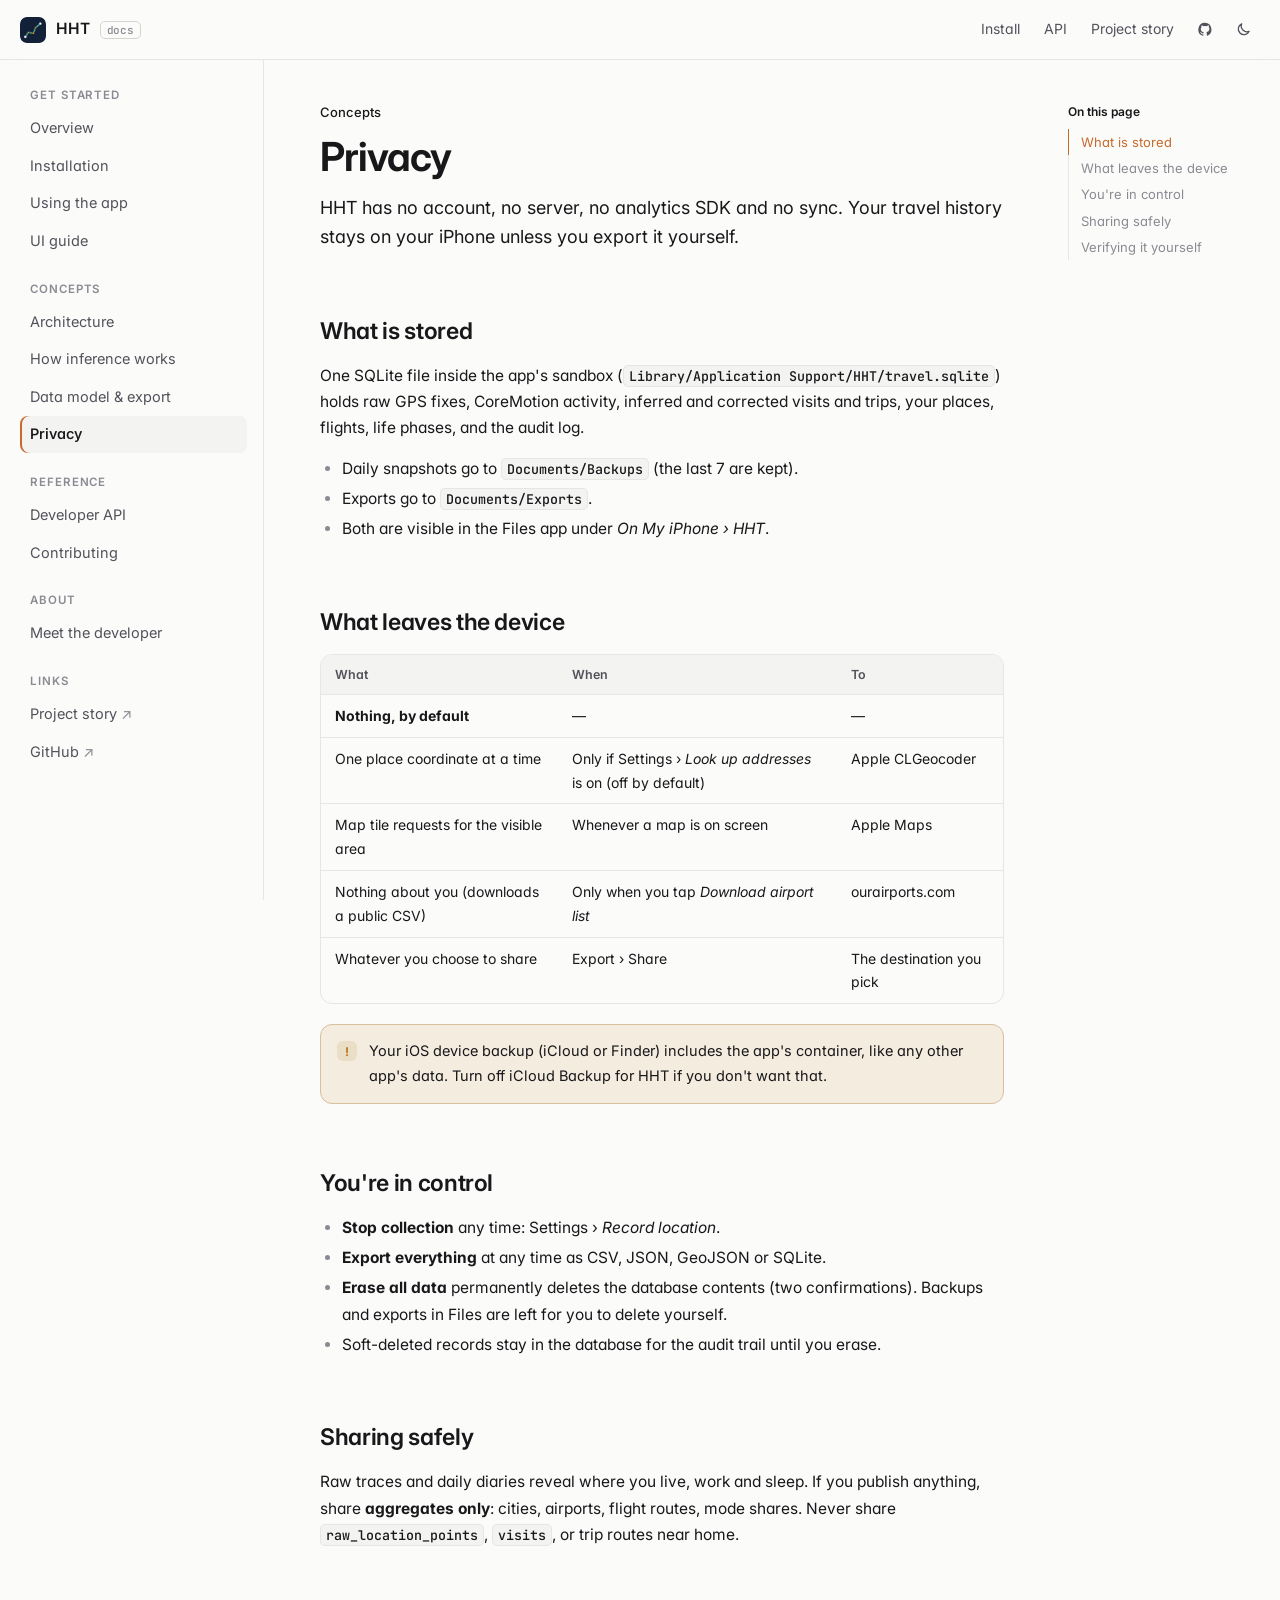
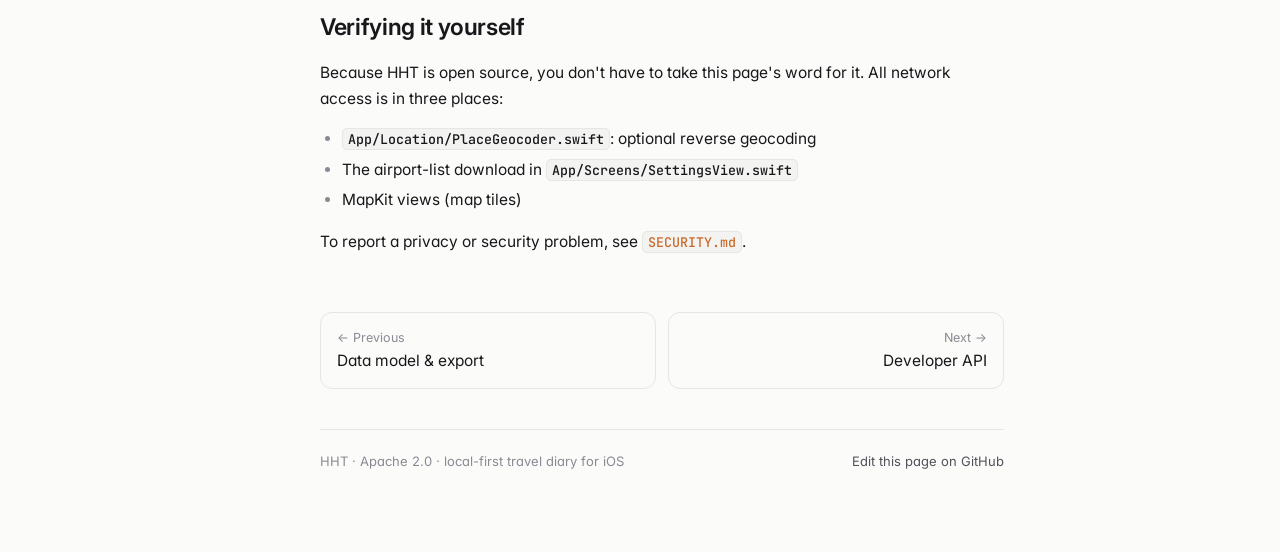
<file: docs/docs/privacy.html>
<!DOCTYPE html>
<html lang="en">
<head>
<meta charset="utf-8">
<meta name="viewport" content="width=device-width, initial-scale=1">
<title>Privacy · HHT Docs</title>
<meta name="description" content="What HHT stores, what (almost nothing) leaves your phone, and how to share travel data safely.">
<link rel="icon" href="../assets/hht-logo.png">
<link rel="preconnect" href="https://fonts.googleapis.com">
<link rel="preconnect" href="https://fonts.gstatic.com" crossorigin>
<link href="https://fonts.googleapis.com/css2?family=Inter:wght@400;500;600;700&family=JetBrains+Mono:wght@400;500;600&display=swap" rel="stylesheet">
<link rel="stylesheet" href="assets/docs.css?v=6">
<script>try { const t = localStorage.getItem('hht-docs-theme'); if (t) document.documentElement.dataset.theme = t; } catch (e) {}</script>
<script src="assets/docs.js" defer></script>
</head>
<body>
<main class="dx-main"><article class="dx-content">

<p class="eyebrow">Concepts</p>
<h1>Privacy</h1>
<p class="lede">HHT has no account, no server, no analytics SDK and no sync. Your travel history stays on your iPhone
unless you export it yourself.</p>

<h2>What is stored</h2>
<p>One SQLite file inside the app's sandbox (<code>Library/Application Support/HHT/travel.sqlite</code>) holds raw GPS fixes,
CoreMotion activity, inferred and corrected visits and trips, your places, flights, life phases, and the audit log.</p>
<ul>
  <li>Daily snapshots go to <code>Documents/Backups</code> (the last 7 are kept).</li>
  <li>Exports go to <code>Documents/Exports</code>.</li>
  <li>Both are visible in the Files app under <i>On My iPhone › HHT</i>.</li>
</ul>

<h2>What leaves the device</h2>
<div class="table-wrap"><table>
  <tr><th>What</th><th>When</th><th>To</th></tr>
  <tr><td><b>Nothing, by default</b></td><td>—</td><td>—</td></tr>
  <tr><td>One place coordinate at a time</td><td>Only if Settings › <i>Look up addresses</i> is on (off by default)</td><td>Apple CLGeocoder</td></tr>
  <tr><td>Map tile requests for the visible area</td><td>Whenever a map is on screen</td><td>Apple Maps</td></tr>
  <tr><td>Nothing about you (downloads a public CSV)</td><td>Only when you tap <i>Download airport list</i></td><td>ourairports.com</td></tr>
  <tr><td>Whatever you choose to share</td><td>Export › Share</td><td>The destination you pick</td></tr>
</table></div>

<div class="callout warn"><div class="ic">!</div>
<p>Your iOS device backup (iCloud or Finder) includes the app's container, like any other app's data. Turn off iCloud Backup
for HHT if you don't want that.</p></div>

<h2>You're in control</h2>
<ul>
  <li><b>Stop collection</b> any time: Settings › <i>Record location</i>.</li>
  <li><b>Export everything</b> at any time as CSV, JSON, GeoJSON or SQLite.</li>
  <li><b>Erase all data</b> permanently deletes the database contents (two confirmations). Backups and exports in Files are
    left for you to delete yourself.</li>
  <li>Soft-deleted records stay in the database for the audit trail until you erase.</li>
</ul>

<h2>Sharing safely</h2>
<p>Raw traces and daily diaries reveal where you live, work and sleep. If you publish anything, share <b>aggregates only</b>:
cities, airports, flight routes, mode shares. Never share <code>raw_location_points</code>, <code>visits</code>, or trip routes near home.</p>

<h2>Verifying it yourself</h2>
<p>Because HHT is open source, you don't have to take this page's word for it. All network access is in three places:</p>
<ul>
  <li><code>App/Location/PlaceGeocoder.swift</code>: optional reverse geocoding</li>
  <li>The airport-list download in <code>App/Screens/SettingsView.swift</code></li>
  <li>MapKit views (map tiles)</li>
</ul>
<p>To report a privacy or security problem, see
<a href="https://github.com/zyang91/HHT-app/blob/main/SECURITY.md"><code>SECURITY.md</code></a>.</p>

</article></main>
</body>
</html>
</file>
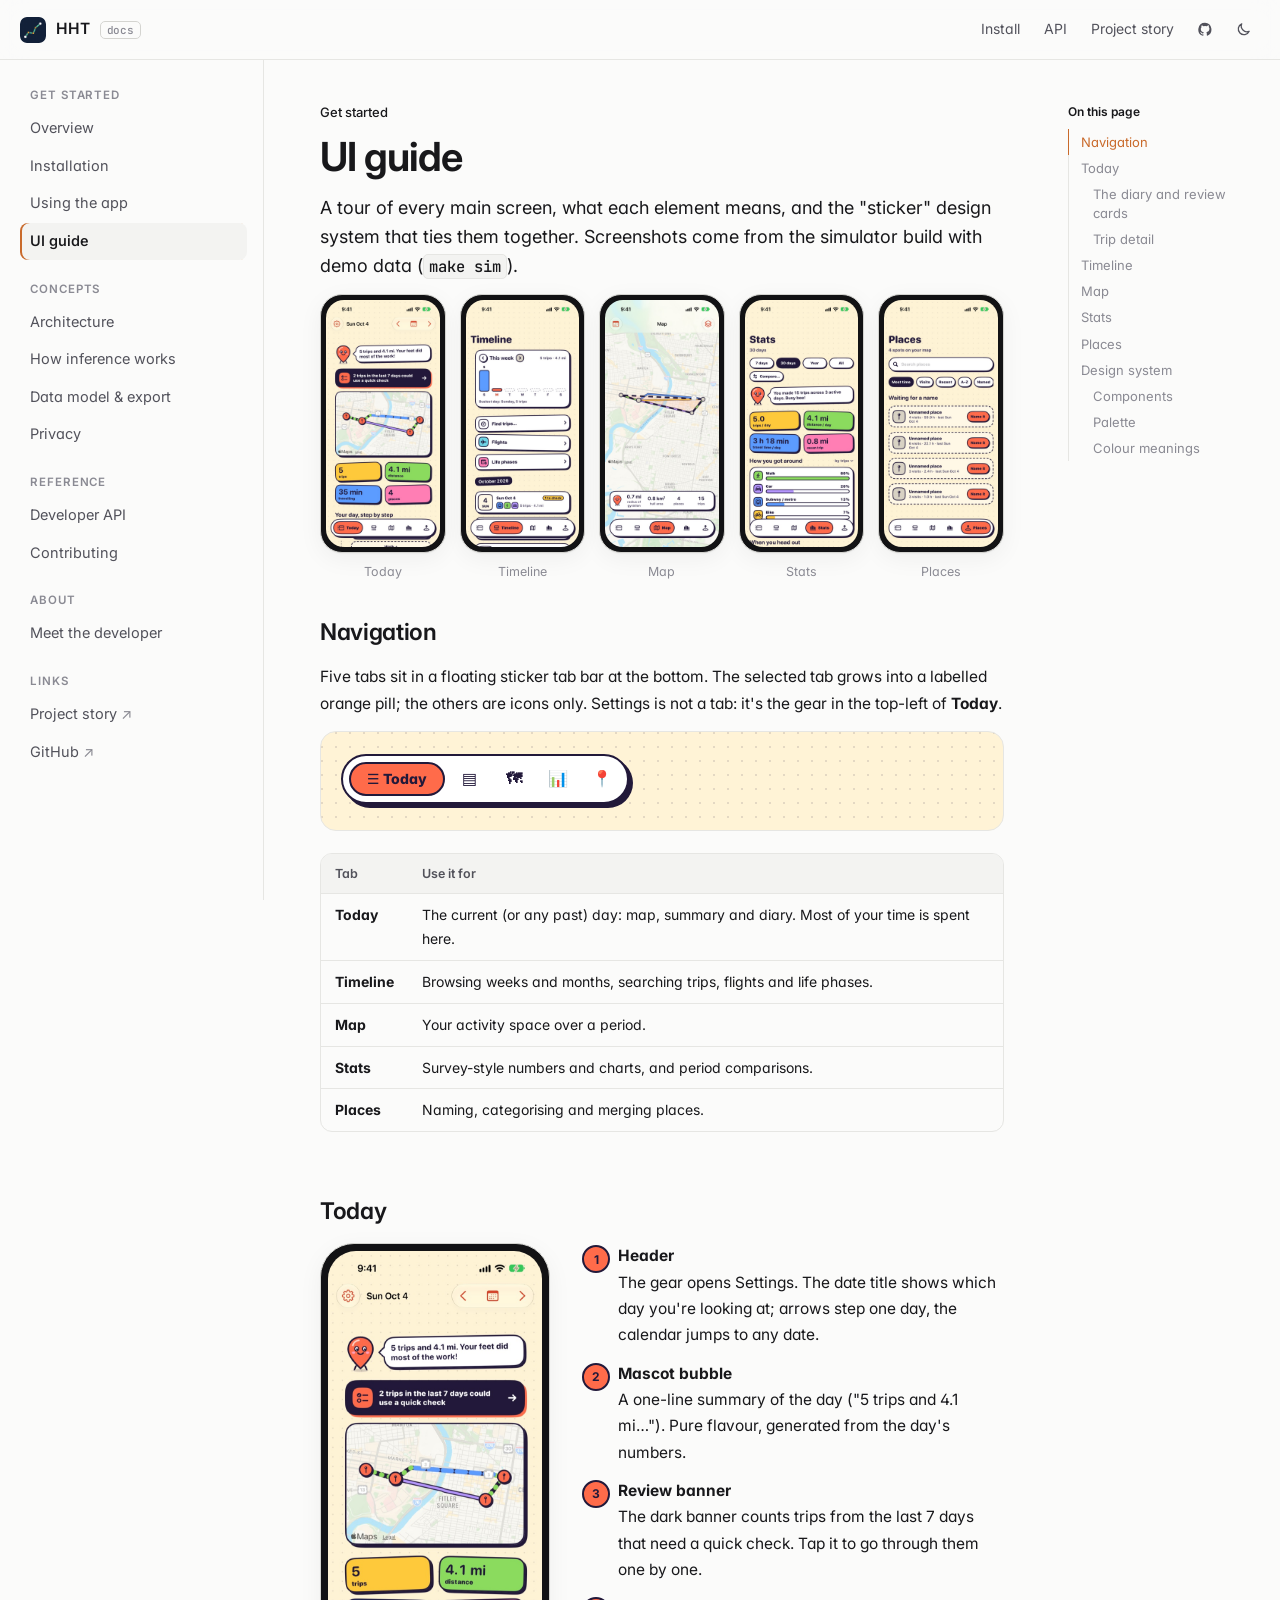
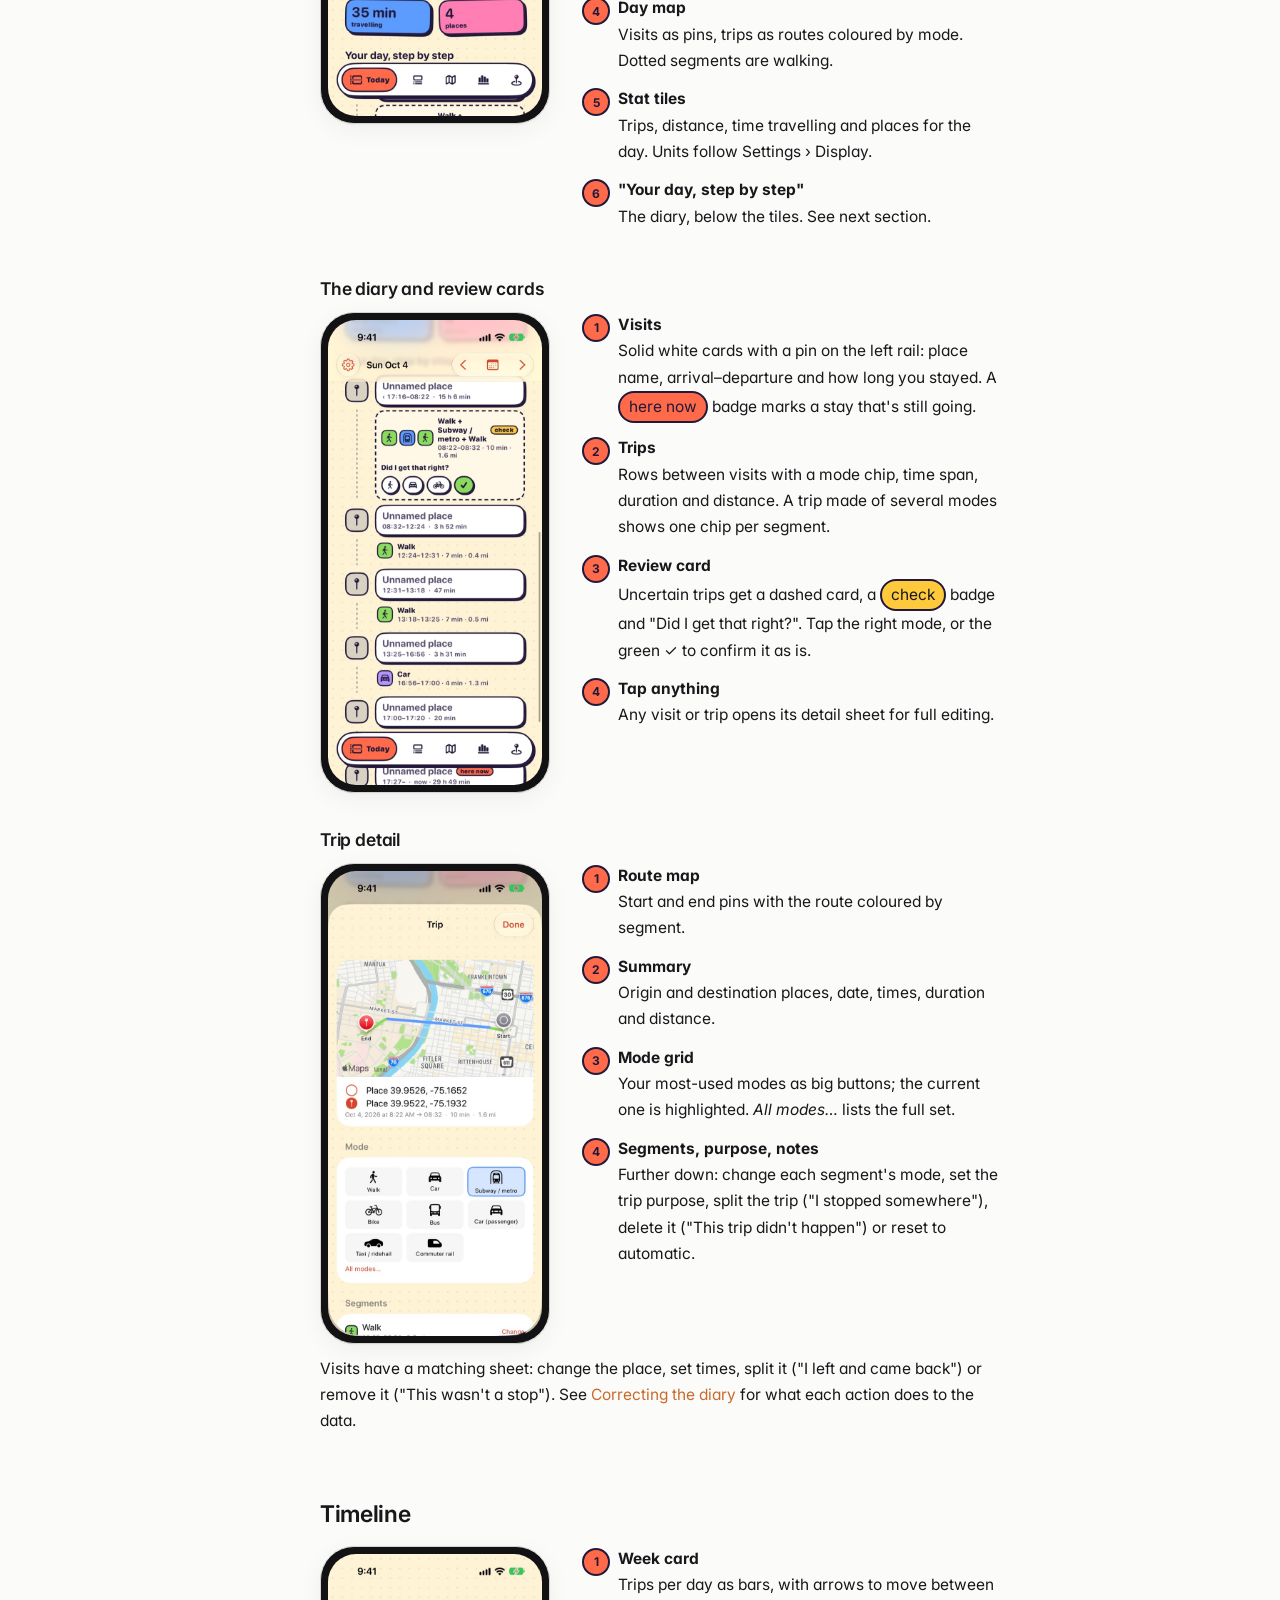
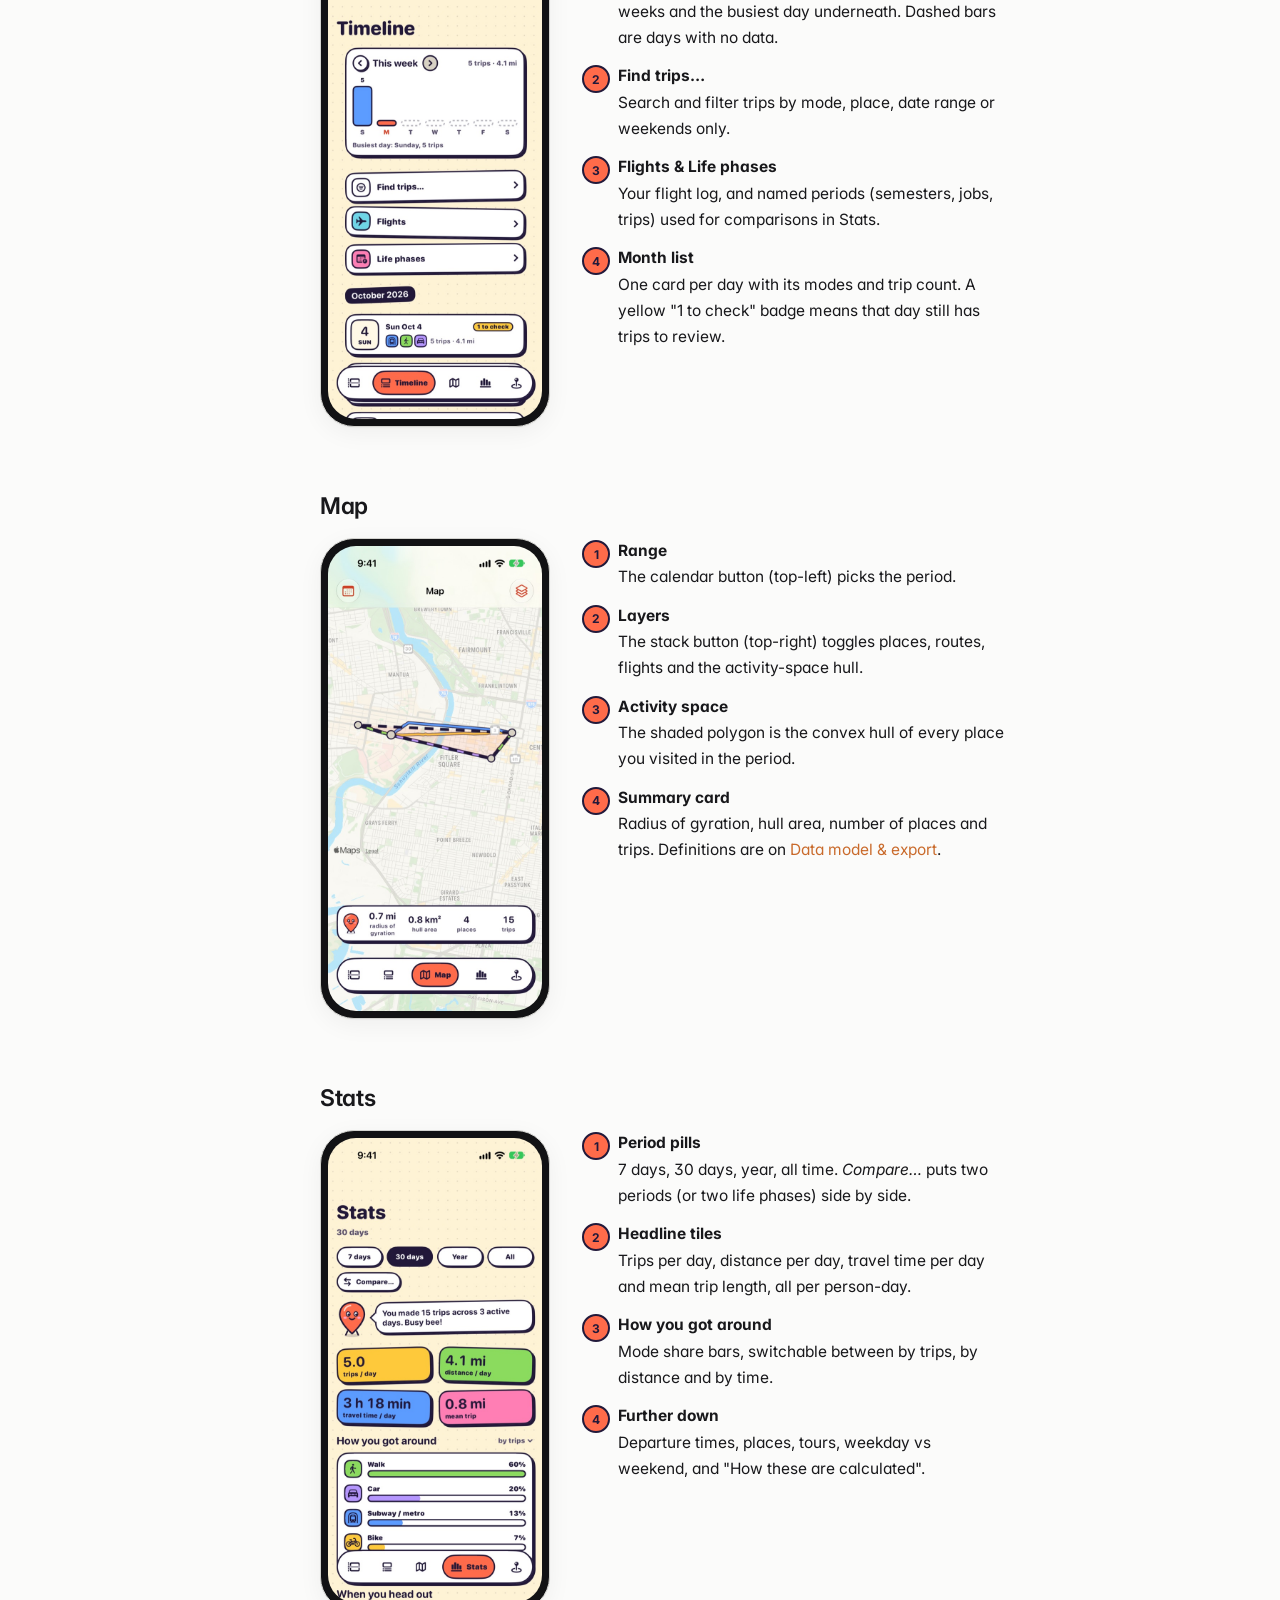
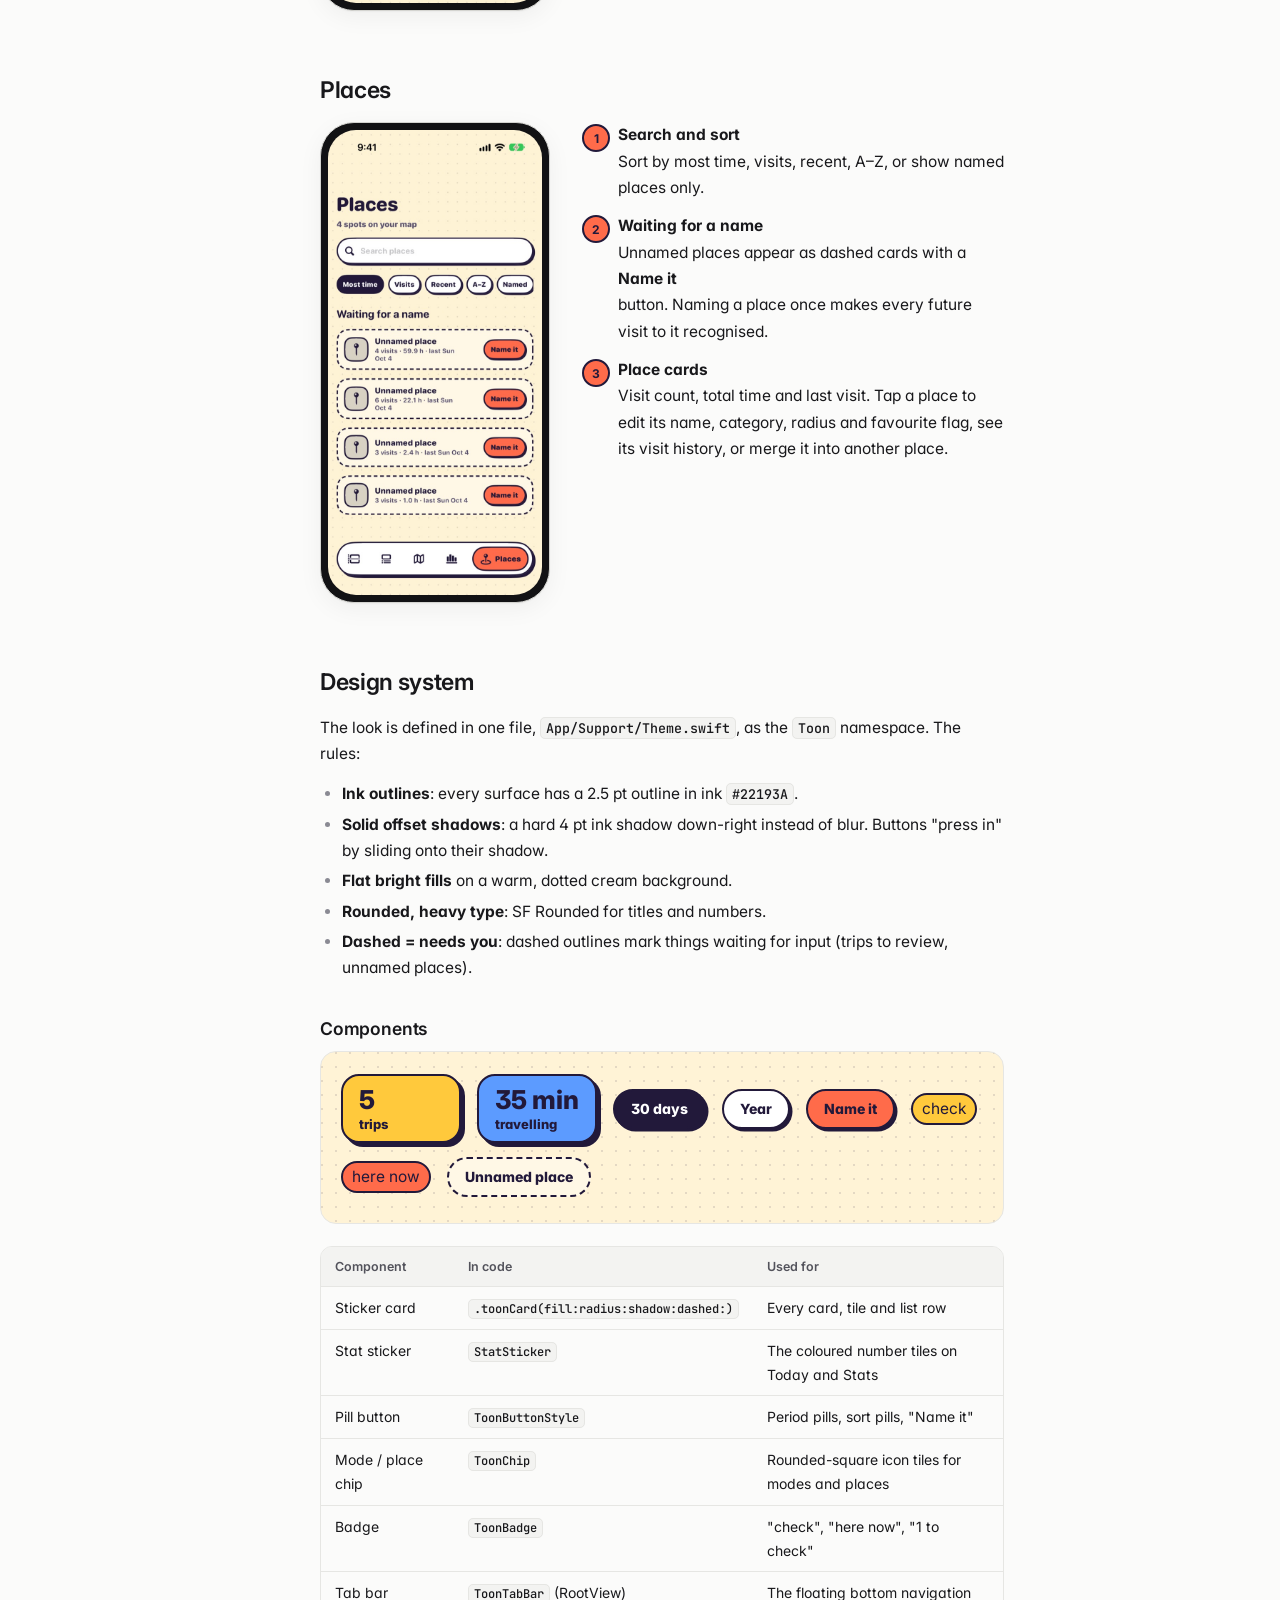
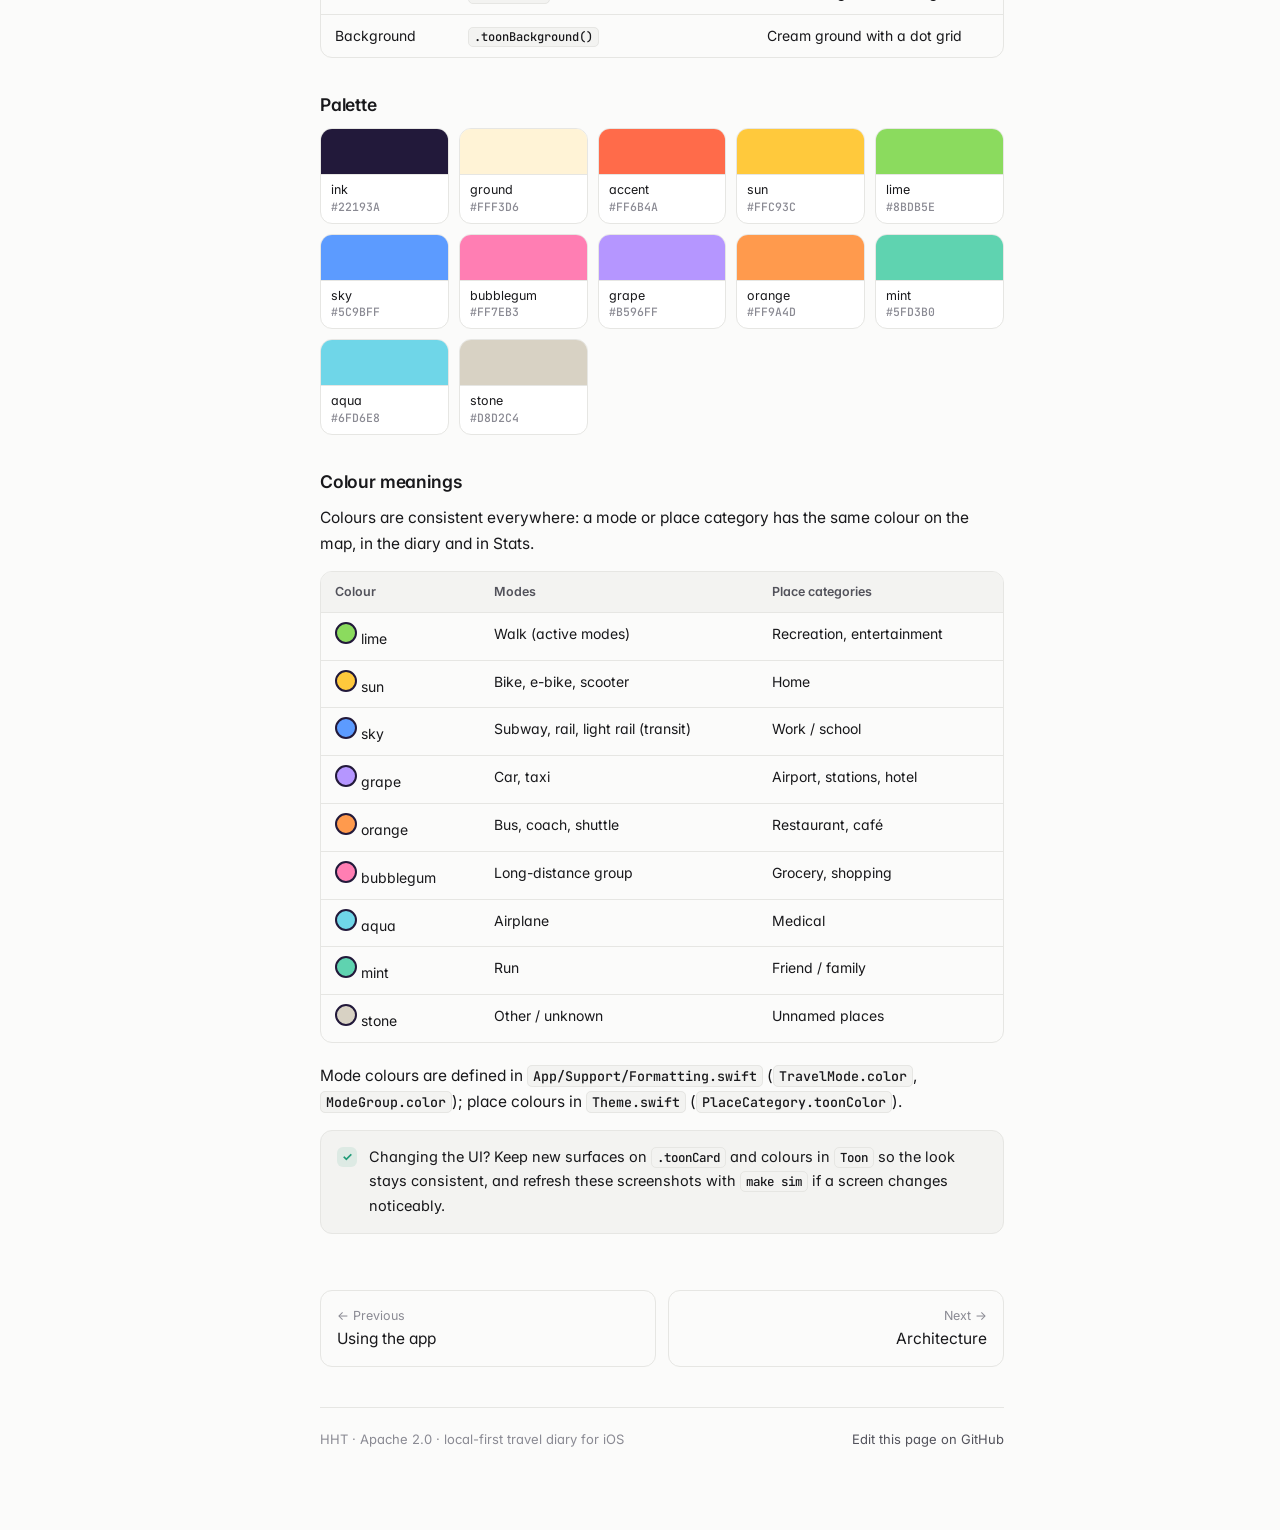
<file: docs/docs/ui-guide.html>
<!DOCTYPE html>
<html lang="en">
<head>
<meta charset="utf-8">
<meta name="viewport" content="width=device-width, initial-scale=1">
<title>UI guide · HHT Docs</title>
<meta name="description" content="A screen-by-screen tour of HHT's interface and the sticker design system behind it.">
<link rel="icon" href="../assets/hht-logo.png">
<link rel="preconnect" href="https://fonts.googleapis.com">
<link rel="preconnect" href="https://fonts.gstatic.com" crossorigin>
<link href="https://fonts.googleapis.com/css2?family=Inter:wght@400;500;600;700&family=JetBrains+Mono:wght@400;500;600&display=swap" rel="stylesheet">
<link rel="stylesheet" href="assets/docs.css?v=6">
<script>try { const t = localStorage.getItem('hht-docs-theme'); if (t) document.documentElement.dataset.theme = t; } catch (e) {}</script>
<script src="assets/docs.js" defer></script>
</head>
<body>
<main class="dx-main"><article class="dx-content">

<p class="eyebrow">Get started</p>
<h1>UI guide</h1>
<p class="lede">A tour of every main screen, what each element means, and the "sticker" design system that ties them together.
Screenshots come from the simulator build with demo data (<code>make sim</code>).</p>

<div class="gallery">
  <a href="#today"><figure class="phone"><img src="assets/screens/today.jpg" alt="Today screen" loading="lazy"><figcaption>Today</figcaption></figure></a>
  <a href="#timeline"><figure class="phone"><img src="assets/screens/timeline.jpg" alt="Timeline screen" loading="lazy"><figcaption>Timeline</figcaption></figure></a>
  <a href="#map"><figure class="phone"><img src="assets/screens/map.jpg" alt="Map screen" loading="lazy"><figcaption>Map</figcaption></figure></a>
  <a href="#stats"><figure class="phone"><img src="assets/screens/stats.jpg" alt="Stats screen" loading="lazy"><figcaption>Stats</figcaption></figure></a>
  <a href="#places"><figure class="phone"><img src="assets/screens/places.jpg" alt="Places screen" loading="lazy"><figcaption>Places</figcaption></figure></a>
</div>

<h2>Navigation</h2>
<p>Five tabs sit in a floating sticker tab bar at the bottom. The selected tab grows into a labelled orange pill; the others
are icons only. Settings is not a tab: it's the gear in the top-left of <b>Today</b>.</p>
<div class="toon-stage" aria-hidden="true">
  <div class="toon toon-tabbar"><span class="on">☰ Today</span><span>▤</span><span>🗺</span><span>📊</span><span>📍</span></div>
</div>
<div class="table-wrap"><table>
  <tr><th>Tab</th><th>Use it for</th></tr>
  <tr><td><b>Today</b></td><td>The current (or any past) day: map, summary and diary. Most of your time is spent here.</td></tr>
  <tr><td><b>Timeline</b></td><td>Browsing weeks and months, searching trips, flights and life phases.</td></tr>
  <tr><td><b>Map</b></td><td>Your activity space over a period.</td></tr>
  <tr><td><b>Stats</b></td><td>Survey-style numbers and charts, and period comparisons.</td></tr>
  <tr><td><b>Places</b></td><td>Naming, categorising and merging places.</td></tr>
</table></div>

<h2 id="today">Today</h2>
<div class="screen">
  <figure class="phone"><img src="assets/screens/today.jpg" alt="Today screen with callouts" loading="lazy"></figure>
  <ol class="callouts">
    <li><b>Header</b>The gear opens Settings. The date title shows which day you're looking at; arrows step one day, the calendar jumps to any date.</li>
    <li><b>Mascot bubble</b>A one-line summary of the day ("5 trips and 4.1 mi…"). Pure flavour, generated from the day's numbers.</li>
    <li><b>Review banner</b>The dark banner counts trips from the last 7 days that need a quick check. Tap it to go through them one by one.</li>
    <li><b>Day map</b>Visits as pins, trips as routes coloured by mode. Dotted segments are walking.</li>
    <li><b>Stat tiles</b>Trips, distance, time travelling and places for the day. Units follow Settings › Display.</li>
    <li><b>"Your day, step by step"</b>The diary, below the tiles. See next section.</li>
  </ol>
</div>

<h3 id="diary">The diary and review cards</h3>
<div class="screen">
  <figure class="phone"><img src="assets/screens/diary.jpg" alt="Diary list with a review card" loading="lazy"></figure>
  <ol class="callouts">
    <li><b>Visits</b>Solid white cards with a pin on the left rail: place name, arrival–departure and how long you stayed.
      A <span class="toon-badge" style="background:#ff6b4a;color:#22193a">here now</span> badge marks a stay that's still going.</li>
    <li><b>Trips</b>Rows between visits with a mode chip, time span, duration and distance. A trip made of several modes shows one chip per segment.</li>
    <li><b>Review card</b>Uncertain trips get a dashed card, a <span class="toon-badge" style="background:#ffc93c">check</span> badge and
      "Did I get that right?". Tap the right mode, or the green ✓ to confirm it as is.</li>
    <li><b>Tap anything</b>Any visit or trip opens its detail sheet for full editing.</li>
  </ol>
</div>

<h3 id="trip-detail">Trip detail</h3>
<div class="screen">
  <figure class="phone"><img src="assets/screens/trip.jpg" alt="Trip detail sheet" loading="lazy"></figure>
  <ol class="callouts">
    <li><b>Route map</b>Start and end pins with the route coloured by segment.</li>
    <li><b>Summary</b>Origin and destination places, date, times, duration and distance.</li>
    <li><b>Mode grid</b>Your most-used modes as big buttons; the current one is highlighted. <i>All modes…</i> lists the full set.</li>
    <li><b>Segments, purpose, notes</b>Further down: change each segment's mode, set the trip purpose, split the trip
      ("I stopped somewhere"), delete it ("This trip didn't happen") or reset to automatic.</li>
  </ol>
</div>
<p>Visits have a matching sheet: change the place, set times, split it ("I left and came back") or remove it ("This wasn't a stop").
See <a href="using-the-app.html#correcting-the-diary">Correcting the diary</a> for what each action does to the data.</p>

<h2 id="timeline">Timeline</h2>
<div class="screen">
  <figure class="phone"><img src="assets/screens/timeline.jpg" alt="Timeline screen" loading="lazy"></figure>
  <ol class="callouts">
    <li><b>Week card</b>Trips per day as bars, with arrows to move between weeks and the busiest day underneath. Dashed bars are days with no data.</li>
    <li><b>Find trips…</b>Search and filter trips by mode, place, date range or weekends only.</li>
    <li><b>Flights &amp; Life phases</b>Your flight log, and named periods (semesters, jobs, trips) used for comparisons in Stats.</li>
    <li><b>Month list</b>One card per day with its modes and trip count. A yellow "1 to check" badge means that day still has trips to review.</li>
  </ol>
</div>

<h2 id="map">Map</h2>
<div class="screen">
  <figure class="phone"><img src="assets/screens/map.jpg" alt="Map screen" loading="lazy"></figure>
  <ol class="callouts">
    <li><b>Range</b>The calendar button (top-left) picks the period.</li>
    <li><b>Layers</b>The stack button (top-right) toggles places, routes, flights and the activity-space hull.</li>
    <li><b>Activity space</b>The shaded polygon is the convex hull of every place you visited in the period.</li>
    <li><b>Summary card</b>Radius of gyration, hull area, number of places and trips. Definitions are on <a href="data.html#metric-definitions">Data model &amp; export</a>.</li>
  </ol>
</div>

<h2 id="stats">Stats</h2>
<div class="screen">
  <figure class="phone"><img src="assets/screens/stats.jpg" alt="Stats screen" loading="lazy"></figure>
  <ol class="callouts">
    <li><b>Period pills</b>7 days, 30 days, year, all time. <i>Compare…</i> puts two periods (or two life phases) side by side.</li>
    <li><b>Headline tiles</b>Trips per day, distance per day, travel time per day and mean trip length, all per person-day.</li>
    <li><b>How you got around</b>Mode share bars, switchable between by trips, by distance and by time.</li>
    <li><b>Further down</b>Departure times, places, tours, weekday vs weekend, and "How these are calculated".</li>
  </ol>
</div>

<h2 id="places">Places</h2>
<div class="screen">
  <figure class="phone"><img src="assets/screens/places.jpg" alt="Places screen" loading="lazy"></figure>
  <ol class="callouts">
    <li><b>Search and sort</b>Sort by most time, visits, recent, A–Z, or show named places only.</li>
    <li><b>Waiting for a name</b>Unnamed places appear as dashed cards with a <b>Name it</b> button. Naming a place once
      makes every future visit to it recognised.</li>
    <li><b>Place cards</b>Visit count, total time and last visit. Tap a place to edit its name, category, radius and favourite flag,
      see its visit history, or merge it into another place.</li>
  </ol>
</div>

<h2>Design system</h2>
<p>The look is defined in one file, <code>App/Support/Theme.swift</code>, as the <code>Toon</code> namespace. The rules:</p>
<ul>
  <li><b>Ink outlines</b>: every surface has a 2.5 pt outline in ink <code>#22193A</code>.</li>
  <li><b>Solid offset shadows</b>: a hard 4 pt ink shadow down-right instead of blur. Buttons "press in" by sliding onto their shadow.</li>
  <li><b>Flat bright fills</b> on a warm, dotted cream background.</li>
  <li><b>Rounded, heavy type</b>: SF Rounded for titles and numbers.</li>
  <li><b>Dashed = needs you</b>: dashed outlines mark things waiting for input (trips to review, unnamed places).</li>
</ul>

<h3>Components</h3>
<div class="toon-stage">
  <span class="toon toon-stat" style="--fill:#ffc93c"><big>5</big><small>trips</small></span>
  <span class="toon toon-stat" style="--fill:#5c9bff"><big>35 min</big><small>travelling</small></span>
  <span class="toon toon-pill dark">30 days</span>
  <span class="toon toon-pill">Year</span>
  <span class="toon toon-pill" style="--fill:#ff6b4a">Name it</span>
  <span class="toon-badge" style="background:#ffc93c">check</span>
  <span class="toon-badge" style="background:#ff6b4a">here now</span>
  <span class="toon dashed toon-pill">Unnamed place</span>
</div>
<div class="table-wrap"><table>
  <tr><th>Component</th><th>In code</th><th>Used for</th></tr>
  <tr><td>Sticker card</td><td><code>.toonCard(fill:radius:shadow:dashed:)</code></td><td>Every card, tile and list row</td></tr>
  <tr><td>Stat sticker</td><td><code>StatSticker</code></td><td>The coloured number tiles on Today and Stats</td></tr>
  <tr><td>Pill button</td><td><code>ToonButtonStyle</code></td><td>Period pills, sort pills, "Name it"</td></tr>
  <tr><td>Mode / place chip</td><td><code>ToonChip</code></td><td>Rounded-square icon tiles for modes and places</td></tr>
  <tr><td>Badge</td><td><code>ToonBadge</code></td><td>"check", "here now", "1 to check"</td></tr>
  <tr><td>Tab bar</td><td><code>ToonTabBar</code> (RootView)</td><td>The floating bottom navigation</td></tr>
  <tr><td>Background</td><td><code>.toonBackground()</code></td><td>Cream ground with a dot grid</td></tr>
</table></div>

<h3>Palette</h3>
<div class="swatches">
  <div class="swatch"><i style="background:#22193A"></i><div>ink<br><code>#22193A</code></div></div>
  <div class="swatch"><i style="background:#FFF3D6"></i><div>ground<br><code>#FFF3D6</code></div></div>
  <div class="swatch"><i style="background:#FF6B4A"></i><div>accent<br><code>#FF6B4A</code></div></div>
  <div class="swatch"><i style="background:#FFC93C"></i><div>sun<br><code>#FFC93C</code></div></div>
  <div class="swatch"><i style="background:#8BDB5E"></i><div>lime<br><code>#8BDB5E</code></div></div>
  <div class="swatch"><i style="background:#5C9BFF"></i><div>sky<br><code>#5C9BFF</code></div></div>
  <div class="swatch"><i style="background:#FF7EB3"></i><div>bubblegum<br><code>#FF7EB3</code></div></div>
  <div class="swatch"><i style="background:#B596FF"></i><div>grape<br><code>#B596FF</code></div></div>
  <div class="swatch"><i style="background:#FF9A4D"></i><div>orange<br><code>#FF9A4D</code></div></div>
  <div class="swatch"><i style="background:#5FD3B0"></i><div>mint<br><code>#5FD3B0</code></div></div>
  <div class="swatch"><i style="background:#6FD6E8"></i><div>aqua<br><code>#6FD6E8</code></div></div>
  <div class="swatch"><i style="background:#D8D2C4"></i><div>stone<br><code>#D8D2C4</code></div></div>
</div>

<h3>Colour meanings</h3>
<p>Colours are consistent everywhere: a mode or place category has the same colour on the map, in the diary and in Stats.</p>
<div class="table-wrap"><table>
  <tr><th>Colour</th><th>Modes</th><th>Place categories</th></tr>
  <tr><td><span class="toon-chip" style="background:#8BDB5E;width:22px;height:22px;border-width:2px"></span> lime</td><td>Walk (active modes)</td><td>Recreation, entertainment</td></tr>
  <tr><td><span class="toon-chip" style="background:#FFC93C;width:22px;height:22px;border-width:2px"></span> sun</td><td>Bike, e-bike, scooter</td><td>Home</td></tr>
  <tr><td><span class="toon-chip" style="background:#5C9BFF;width:22px;height:22px;border-width:2px"></span> sky</td><td>Subway, rail, light rail (transit)</td><td>Work / school</td></tr>
  <tr><td><span class="toon-chip" style="background:#B596FF;width:22px;height:22px;border-width:2px"></span> grape</td><td>Car, taxi</td><td>Airport, stations, hotel</td></tr>
  <tr><td><span class="toon-chip" style="background:#FF9A4D;width:22px;height:22px;border-width:2px"></span> orange</td><td>Bus, coach, shuttle</td><td>Restaurant, café</td></tr>
  <tr><td><span class="toon-chip" style="background:#FF7EB3;width:22px;height:22px;border-width:2px"></span> bubblegum</td><td>Long-distance group</td><td>Grocery, shopping</td></tr>
  <tr><td><span class="toon-chip" style="background:#6FD6E8;width:22px;height:22px;border-width:2px"></span> aqua</td><td>Airplane</td><td>Medical</td></tr>
  <tr><td><span class="toon-chip" style="background:#5FD3B0;width:22px;height:22px;border-width:2px"></span> mint</td><td>Run</td><td>Friend / family</td></tr>
  <tr><td><span class="toon-chip" style="background:#D8D2C4;width:22px;height:22px;border-width:2px"></span> stone</td><td>Other / unknown</td><td>Unnamed places</td></tr>
</table></div>
<p>Mode colours are defined in <code>App/Support/Formatting.swift</code> (<code>TravelMode.color</code>, <code>ModeGroup.color</code>);
place colours in <code>Theme.swift</code> (<code>PlaceCategory.toonColor</code>).</p>

<div class="callout tip"><div class="ic">✓</div>
<p>Changing the UI? Keep new surfaces on <code>.toonCard</code> and colours in <code>Toon</code> so the look stays consistent,
and refresh these screenshots with <code>make sim</code> if a screen changes noticeably.</p></div>

</article></main>
</body>
</html>
</file>
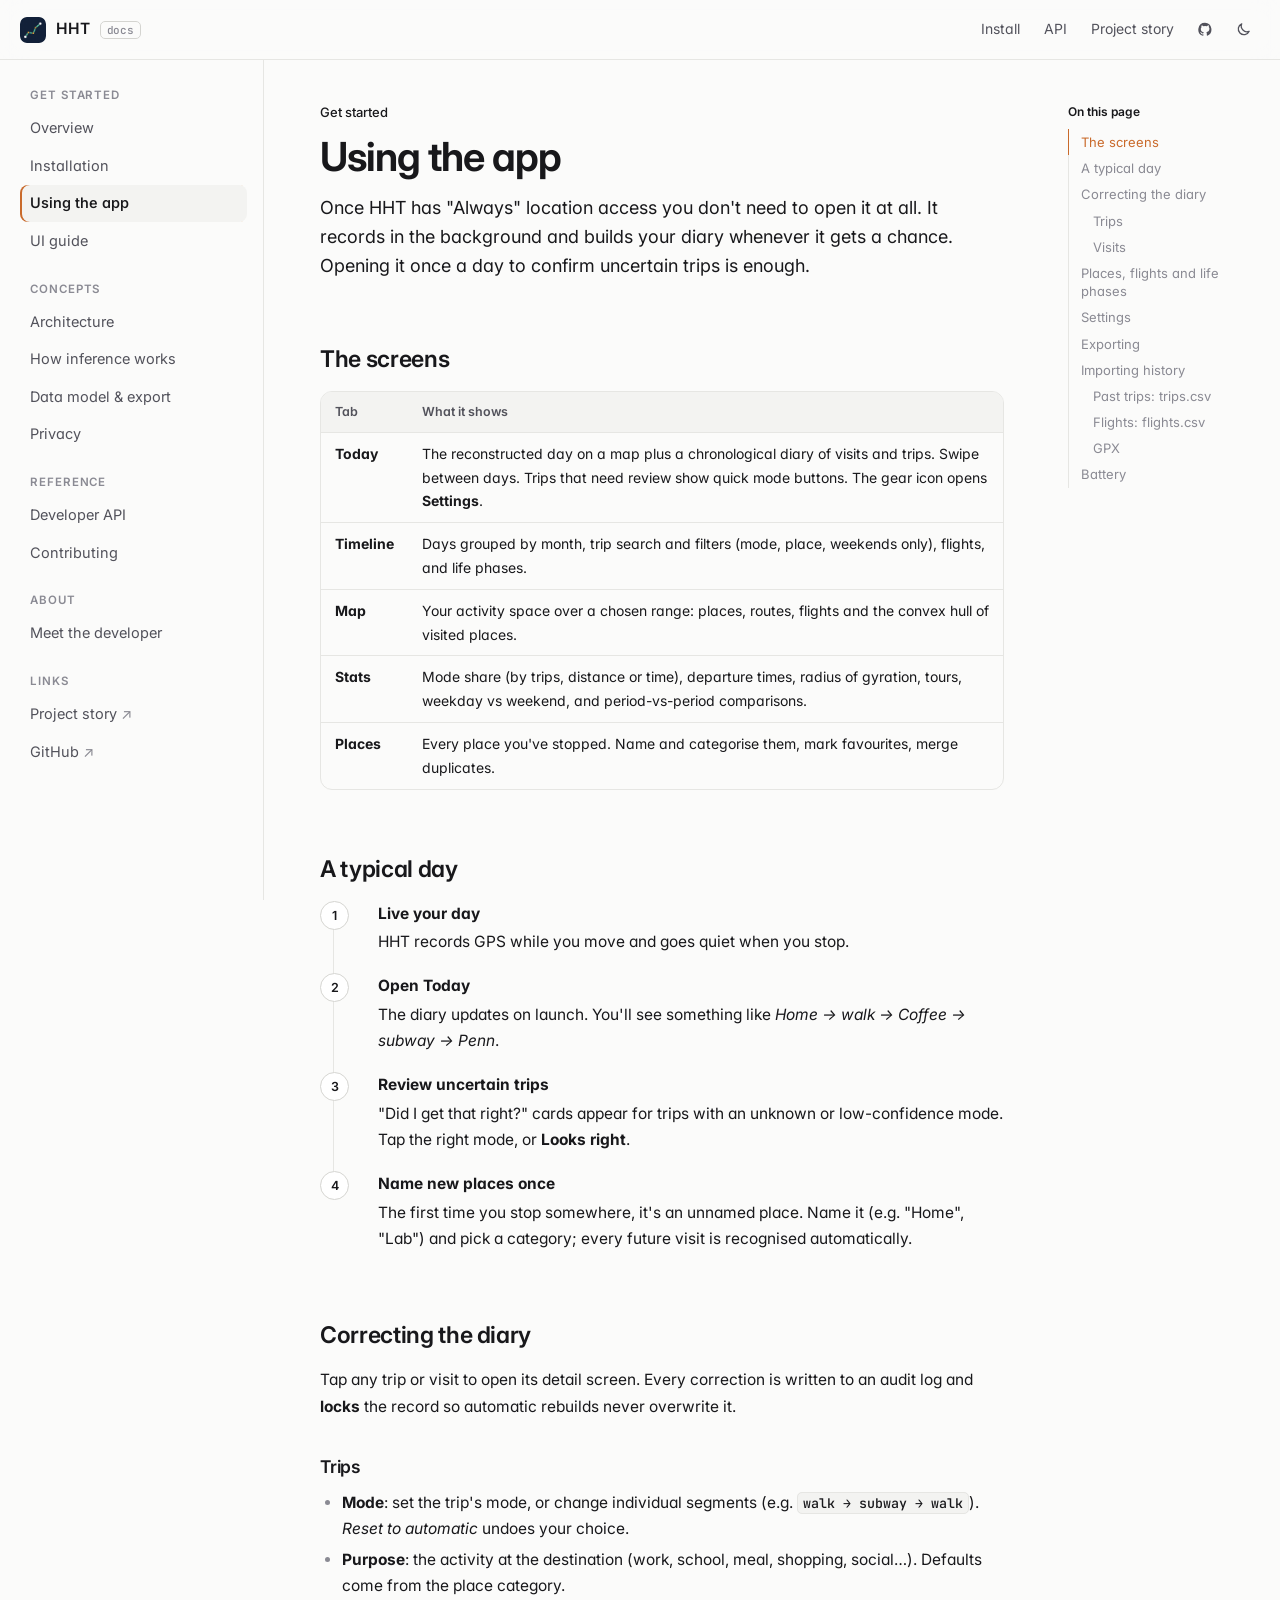
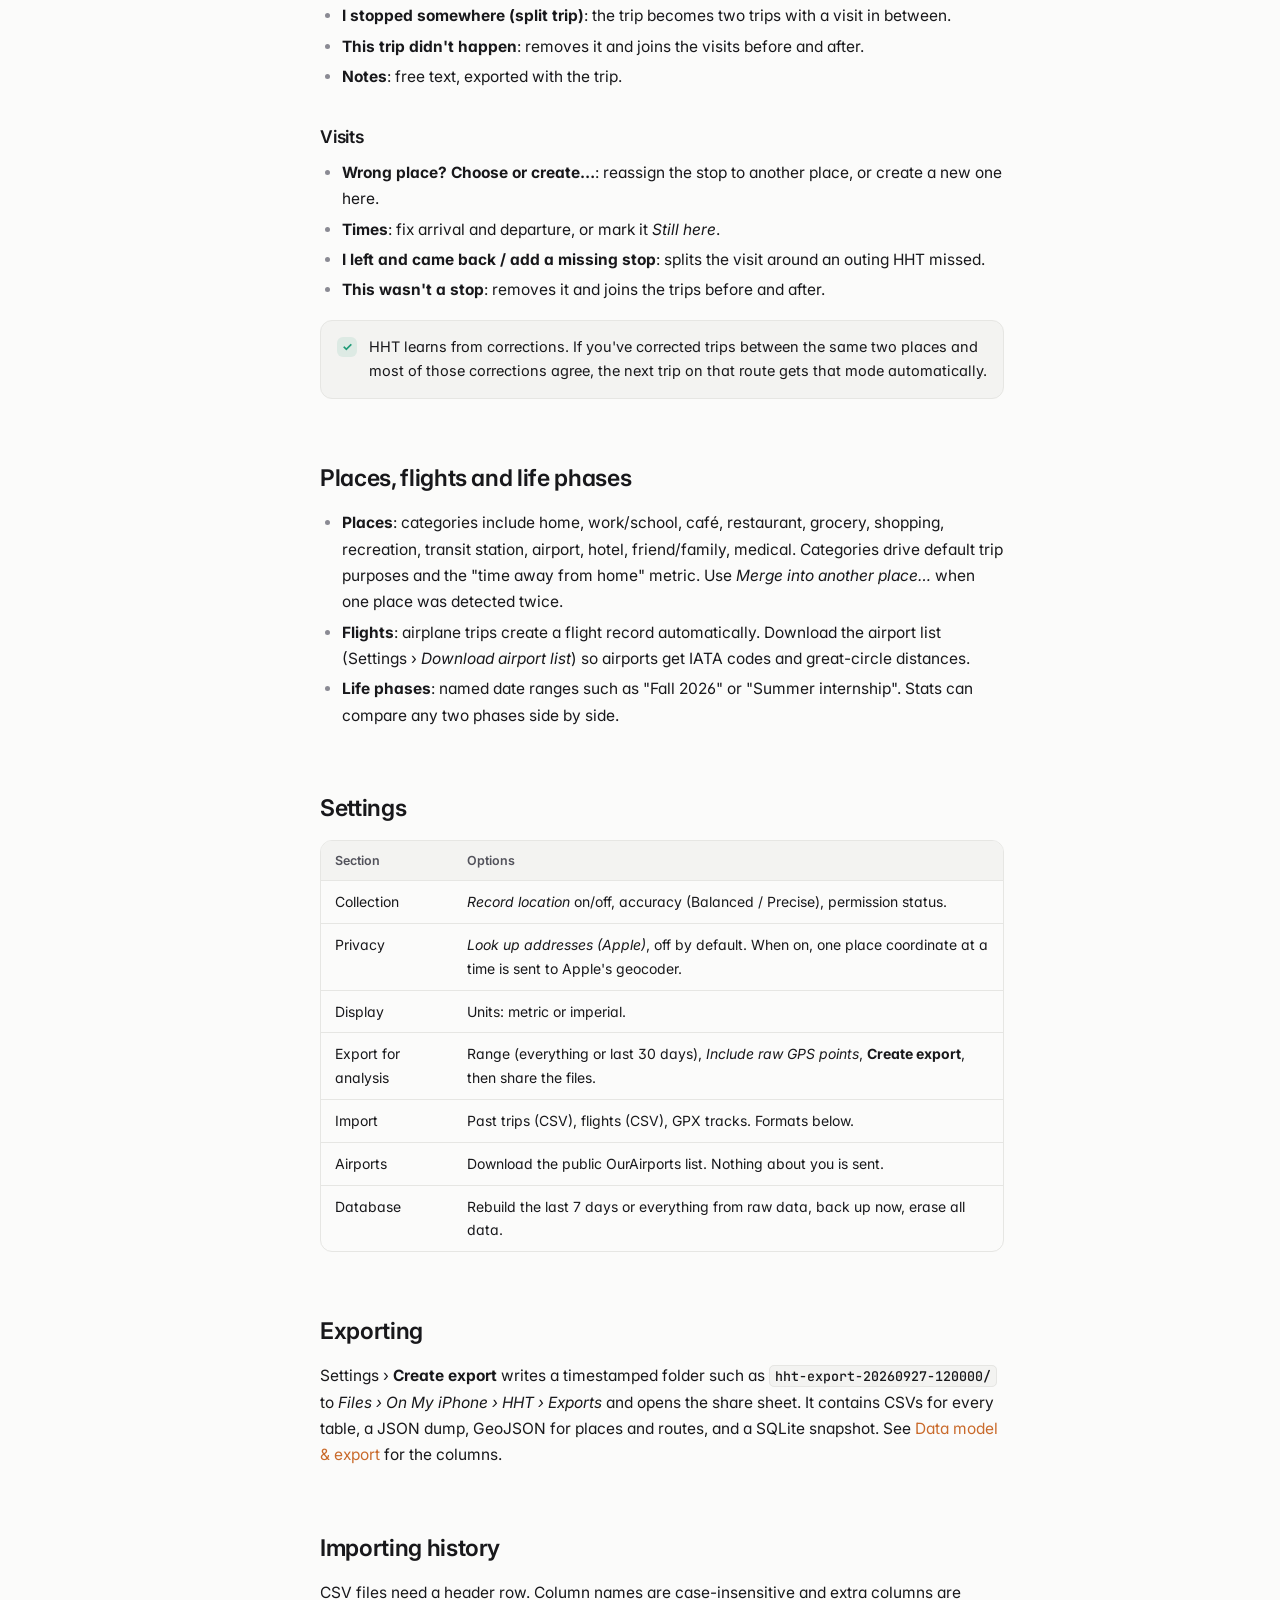
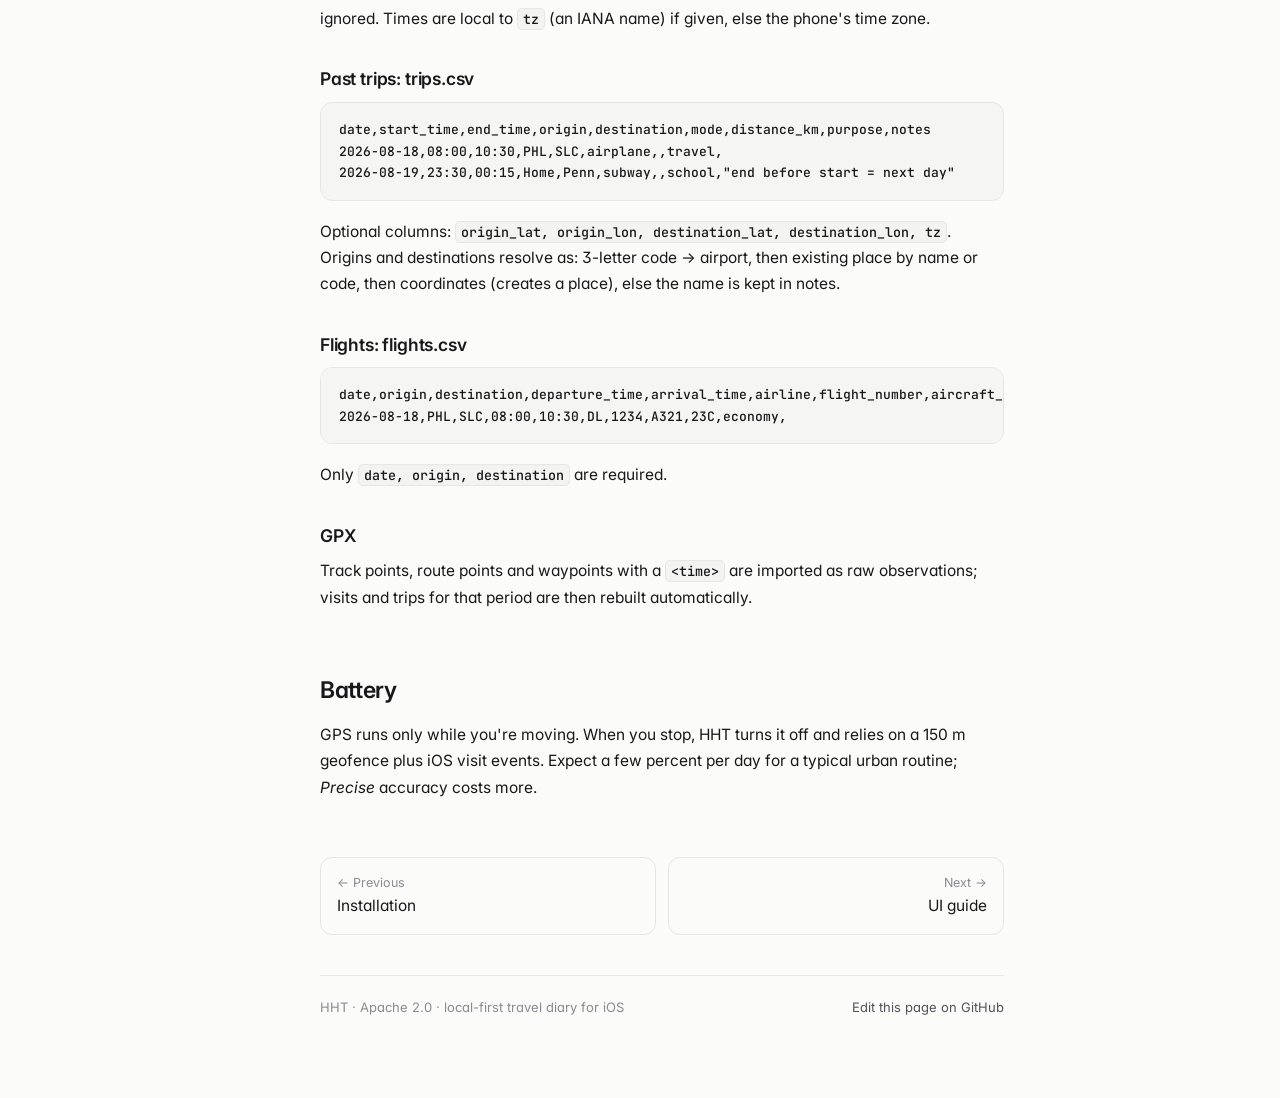
<file: docs/docs/using-the-app.html>
<!DOCTYPE html>
<html lang="en">
<head>
<meta charset="utf-8">
<meta name="viewport" content="width=device-width, initial-scale=1">
<title>Using the app · HHT Docs</title>
<meta name="description" content="A tour of HHT's screens: the daily diary, corrections, places, timeline, map, stats, import and export.">
<link rel="icon" href="../assets/hht-logo.png">
<link rel="preconnect" href="https://fonts.googleapis.com">
<link rel="preconnect" href="https://fonts.gstatic.com" crossorigin>
<link href="https://fonts.googleapis.com/css2?family=Inter:wght@400;500;600;700&family=JetBrains+Mono:wght@400;500;600&display=swap" rel="stylesheet">
<link rel="stylesheet" href="assets/docs.css?v=6">
<script>try { const t = localStorage.getItem('hht-docs-theme'); if (t) document.documentElement.dataset.theme = t; } catch (e) {}</script>
<script src="assets/docs.js" defer></script>
</head>
<body>
<main class="dx-main"><article class="dx-content">

<p class="eyebrow">Get started</p>
<h1>Using the app</h1>
<p class="lede">Once HHT has "Always" location access you don't need to open it at all. It records in the background
and builds your diary whenever it gets a chance. Opening it once a day to confirm uncertain trips is enough.</p>

<h2>The screens</h2>
<div class="table-wrap"><table>
  <tr><th>Tab</th><th>What it shows</th></tr>
  <tr><td><b>Today</b></td><td>The reconstructed day on a map plus a chronological diary of visits and trips. Swipe between days.
    Trips that need review show quick mode buttons. The gear icon opens <b>Settings</b>.</td></tr>
  <tr><td><b>Timeline</b></td><td>Days grouped by month, trip search and filters (mode, place, weekends only), flights, and life phases.</td></tr>
  <tr><td><b>Map</b></td><td>Your activity space over a chosen range: places, routes, flights and the convex hull of visited places.</td></tr>
  <tr><td><b>Stats</b></td><td>Mode share (by trips, distance or time), departure times, radius of gyration, tours, weekday vs weekend,
    and period-vs-period comparisons.</td></tr>
  <tr><td><b>Places</b></td><td>Every place you've stopped. Name and categorise them, mark favourites, merge duplicates.</td></tr>
</table></div>

<h2>A typical day</h2>
<ol class="steps">
  <li><b>Live your day</b>HHT records GPS while you move and goes quiet when you stop.</li>
  <li><b>Open Today</b>The diary updates on launch. You'll see something like
    <i>Home → walk → Coffee → subway → Penn</i>.</li>
  <li><b>Review uncertain trips</b>"Did I get that right?" cards appear for trips with an unknown or low-confidence mode.
    Tap the right mode, or <b>Looks right</b>.</li>
  <li><b>Name new places once</b>The first time you stop somewhere, it's an unnamed place. Name it (e.g. "Home", "Lab") and pick a category;
    every future visit is recognised automatically.</li>
</ol>

<h2>Correcting the diary</h2>
<p>Tap any trip or visit to open its detail screen. Every correction is written to an audit log and <b>locks</b> the record
so automatic rebuilds never overwrite it.</p>

<h3>Trips</h3>
<ul>
  <li><b>Mode</b>: set the trip's mode, or change individual segments (e.g. <code>walk → subway → walk</code>).
    <i>Reset to automatic</i> undoes your choice.</li>
  <li><b>Purpose</b>: the activity at the destination (work, school, meal, shopping, social…). Defaults come from the place category.</li>
  <li><b>I stopped somewhere (split trip)</b>: the trip becomes two trips with a visit in between.</li>
  <li><b>This trip didn't happen</b>: removes it and joins the visits before and after.</li>
  <li><b>Notes</b>: free text, exported with the trip.</li>
</ul>

<h3>Visits</h3>
<ul>
  <li><b>Wrong place? Choose or create…</b>: reassign the stop to another place, or create a new one here.</li>
  <li><b>Times</b>: fix arrival and departure, or mark it <i>Still here</i>.</li>
  <li><b>I left and came back / add a missing stop</b>: splits the visit around an outing HHT missed.</li>
  <li><b>This wasn't a stop</b>: removes it and joins the trips before and after.</li>
</ul>

<div class="callout tip"><div class="ic">✓</div>
<p>HHT learns from corrections. If you've corrected trips between the same two places and most of those corrections agree,
the next trip on that route gets that mode automatically.</p></div>

<h2>Places, flights and life phases</h2>
<ul>
  <li><b>Places</b>: categories include home, work/school, café, restaurant, grocery, shopping, recreation, transit station,
    airport, hotel, friend/family, medical. Categories drive default trip purposes and the "time away from home" metric.
    Use <i>Merge into another place…</i> when one place was detected twice.</li>
  <li><b>Flights</b>: airplane trips create a flight record automatically. Download the airport list
    (Settings › <i>Download airport list</i>) so airports get IATA codes and great-circle distances.</li>
  <li><b>Life phases</b>: named date ranges such as "Fall 2026" or "Summer internship". Stats can compare any two phases side by side.</li>
</ul>

<h2>Settings</h2>
<div class="table-wrap"><table>
  <tr><th>Section</th><th>Options</th></tr>
  <tr><td>Collection</td><td><i>Record location</i> on/off, accuracy (Balanced / Precise), permission status.</td></tr>
  <tr><td>Privacy</td><td><i>Look up addresses (Apple)</i>, off by default. When on, one place coordinate at a time is sent to Apple's geocoder.</td></tr>
  <tr><td>Display</td><td>Units: metric or imperial.</td></tr>
  <tr><td>Export for analysis</td><td>Range (everything or last 30 days), <i>Include raw GPS points</i>, <b>Create export</b>, then share the files.</td></tr>
  <tr><td>Import</td><td>Past trips (CSV), flights (CSV), GPX tracks. Formats below.</td></tr>
  <tr><td>Airports</td><td>Download the public OurAirports list. Nothing about you is sent.</td></tr>
  <tr><td>Database</td><td>Rebuild the last 7 days or everything from raw data, back up now, erase all data.</td></tr>
</table></div>

<h2>Exporting</h2>
<p>Settings › <b>Create export</b> writes a timestamped folder such as <code>hht-export-20260927-120000/</code> to
<i>Files › On My iPhone › HHT › Exports</i> and opens the share sheet. It contains CSVs for every table, a JSON dump,
GeoJSON for places and routes, and a SQLite snapshot. See <a href="data.html">Data model &amp; export</a> for the columns.</p>

<h2>Importing history</h2>
<p>CSV files need a header row. Column names are case-insensitive and extra columns are ignored. Times are local to
<code>tz</code> (an IANA name) if given, else the phone's time zone.</p>

<h3>Past trips: trips.csv</h3>
<pre data-lang="text"><code>date,start_time,end_time,origin,destination,mode,distance_km,purpose,notes
2026-08-18,08:00,10:30,PHL,SLC,airplane,,travel,
2026-08-19,23:30,00:15,Home,Penn,subway,,school,"end before start = next day"</code></pre>
<p>Optional columns: <code>origin_lat, origin_lon, destination_lat, destination_lon, tz</code>. Origins and destinations resolve
as: 3-letter code → airport, then existing place by name or code, then coordinates (creates a place), else the name is kept in notes.</p>

<h3>Flights: flights.csv</h3>
<pre data-lang="text"><code>date,origin,destination,departure_time,arrival_time,airline,flight_number,aircraft_type,seat,cabin,notes
2026-08-18,PHL,SLC,08:00,10:30,DL,1234,A321,23C,economy,</code></pre>
<p>Only <code>date, origin, destination</code> are required.</p>

<h3>GPX</h3>
<p>Track points, route points and waypoints with a <code>&lt;time&gt;</code> are imported as raw observations; visits and trips
for that period are then rebuilt automatically.</p>

<h2>Battery</h2>
<p>GPS runs only while you're moving. When you stop, HHT turns it off and relies on a 150 m geofence plus iOS visit
events. Expect a few percent per day for a typical urban routine; <i>Precise</i> accuracy costs more.</p>

</article></main>
</body>
</html>
</file>
<file: docs/site-chrome.css>
/* Navigation and footer mirrored from zyang91.github.io/css/home.css. */
/* ── Navigation ───────────────────────────────────────────── */
.site-nav {
	position: fixed;
	top: 0;
	left: 0;
	right: 0;
	z-index: 50;
	background: rgba(250, 248, 244, 0.82);
	backdrop-filter: blur(12px);
	-webkit-backdrop-filter: blur(12px);
	border-bottom: 1px solid transparent;
	transition: border-color 0.4s ease;
}
.site-nav.scrolled {
	border-bottom-color: var(--line-soft);
}
.site-nav .nav-inner {
	max-width: 1180px;
	margin: 0 auto;
	padding: 18px 36px;
	display: flex;
	align-items: center;
	justify-content: space-between;
	gap: 24px;
}
.nav-brand {
	display: flex;
	align-items: center;
	gap: 14px;
	min-width: 0;
}
.nav-name {
	font-family: var(--serif);
	font-size: 1.12rem;
	font-weight: 600;
	color: var(--ink);
	text-decoration: none;
	letter-spacing: 0.01em;
	white-space: nowrap;
}
.nav-affil {
	font-size: 0.72rem;
	font-weight: 500;
	letter-spacing: 0.12em;
	text-transform: uppercase;
	color: var(--ink-faint);
	border-left: 1px solid var(--line);
	padding-left: 14px;
	white-space: nowrap;
}
.nav-links {
	display: flex;
	align-items: center;
	gap: 28px;
}
.nav-links a {
	font-size: 0.86rem;
	font-weight: 500;
	letter-spacing: 0.04em;
	color: var(--ink-soft);
	text-decoration: none;
	position: relative;
	padding: 4px 0;
	transition: color 0.25s ease;
}
.nav-links a::after {
	content: '';
	position: absolute;
	left: 0;
	bottom: 0;
	width: 100%;
	height: 1.5px;
	background: var(--red);
	transform: scaleX(0);
	transform-origin: left;
	transition: transform 0.3s cubic-bezier(0.22, 0.61, 0.36, 1);
}
.nav-links a:hover,
.nav-links a.active {
	color: var(--ink);
}
.nav-links a:hover::after,
.nav-links a.active::after {
	transform: scaleX(1);
}

.nav-toggle {
	display: none;
	background: none;
	border: none;
	cursor: pointer;
	padding: 8px;
	flex-direction: column;
	gap: 5px;
}
.nav-toggle span {
	display: block;
	width: 22px;
	height: 1.6px;
	background: var(--ink);
	transition: transform 0.3s ease, opacity 0.3s ease;
}
.nav-toggle[aria-expanded='true'] span:nth-child(1) {
	transform: translateY(6.6px) rotate(45deg);
}
.nav-toggle[aria-expanded='true'] span:nth-child(2) {
	opacity: 0;
}
.nav-toggle[aria-expanded='true'] span:nth-child(3) {
	transform: translateY(-6.6px) rotate(-45deg);
}

/* ── Footer ───────────────────────────────────────────────── */
.site-footer {
	padding: 80px 0 48px;
}
.footer-grid {
	display: flex;
	justify-content: space-between;
	align-items: flex-start;
	gap: 40px;
	flex-wrap: wrap;
	padding-bottom: 48px;
	border-bottom: 1px solid var(--line-soft);
}
.footer-name {
	font-family: var(--serif);
	font-size: 1.5rem;
	font-weight: 600;
	margin-bottom: 8px;
}
.footer-identity {
	font-size: 0.86rem;
	letter-spacing: 0.05em;
	color: var(--ink-soft);
}
.footer-identity .dot {
	color: var(--sand-deep);
	margin: 0 7px;
}
.footer-links {
	display: flex;
	gap: 26px;
	font-size: 0.88rem;
	flex-wrap: wrap;
}
.footer-links a {
	color: var(--ink-soft);
	text-decoration: none;
	position: relative;
	padding-bottom: 2px;
	transition: color 0.25s ease;
}
.footer-links a::after {
	content: '';
	position: absolute;
	left: 0;
	bottom: 0;
	width: 100%;
	height: 1px;
	background: var(--red);
	transform: scaleX(0);
	transform-origin: left;
	transition: transform 0.3s ease;
}
.footer-links a:hover { color: var(--red); }
.footer-links a:hover::after { transform: scaleX(1); }
/* A shared hometown signature, kept clear of links and copyright. */
.footer-hometown {
	width: min(100%, 620px);
	margin: 24px auto 0;
}
.footer-hometown img {
	display: block;
	width: 100%;
	height: auto;
}
/* Preserve the same drawing on the two dark editorial footers. */
body.map-page .footer-hometown img,
body.plot-page .footer-hometown img {
	filter: grayscale(1) brightness(0) invert(0.85);
}

.footer-note {
	padding-top: 28px;
	font-size: 0.78rem;
	color: var(--ink-faint);
	display: flex;
	justify-content: space-between;
	gap: 16px;
	flex-wrap: wrap;
}
</file>
<file: docs/docs/assets/docs.css>
/* HHT documentation — shared styles. Independent of the project page (../index.html). */

:root {
  --bg: #fbfbfa;
  --bg-elev: #ffffff;
  --bg-soft: #f3f3f1;
  --bg-code: #f5f5f3;
  --ink: #18181b;
  --ink-soft: #52525b;
  --ink-faint: #8a8a93;
  --line: #e6e6e3;
  --line-strong: #d4d4d0;
  --accent: #c96a2b;
  --accent-soft: rgba(201, 106, 43, .1);
  --teal: #1f9b77;
  --teal-soft: rgba(31, 155, 119, .1);
  --blue: #3b6fd8;
  --blue-soft: rgba(59, 111, 216, .1);
  --warn: #b7791f;
  --warn-soft: rgba(183, 121, 31, .12);
  --shadow: 0 1px 2px rgba(0, 0, 0, .04), 0 6px 24px rgba(0, 0, 0, .05);
  --sans: 'Inter', ui-sans-serif, system-ui, -apple-system, 'Segoe UI', sans-serif;
  --mono: 'JetBrains Mono', ui-monospace, SFMono-Regular, Menlo, monospace;
  --header-h: 60px;
  --sidebar-w: 264px;
  --toc-w: 220px;
  color-scheme: light;
}

@media (prefers-color-scheme: dark) {
  :root:not([data-theme="light"]) {
    --bg: #0e0e10;
    --bg-elev: #151518;
    --bg-soft: #1b1b1f;
    --bg-code: #141417;
    --ink: #ececee;
    --ink-soft: #a6a6ad;
    --ink-faint: #6e6e76;
    --line: #26262b;
    --line-strong: #34343a;
    --accent: #e8945a;
    --accent-soft: rgba(232, 148, 90, .12);
    --teal: #4fd1a5;
    --teal-soft: rgba(79, 209, 165, .1);
    --blue: #7aa2ff;
    --blue-soft: rgba(122, 162, 255, .1);
    --warn: #e6b450;
    --warn-soft: rgba(230, 180, 80, .1);
    --shadow: 0 1px 2px rgba(0, 0, 0, .3), 0 8px 30px rgba(0, 0, 0, .35);
    color-scheme: dark;
  }
}
:root[data-theme="dark"] {
  --bg: #0e0e10;
  --bg-elev: #151518;
  --bg-soft: #1b1b1f;
  --bg-code: #141417;
  --ink: #ececee;
  --ink-soft: #a6a6ad;
  --ink-faint: #6e6e76;
  --line: #26262b;
  --line-strong: #34343a;
  --accent: #e8945a;
  --accent-soft: rgba(232, 148, 90, .12);
  --teal: #4fd1a5;
  --teal-soft: rgba(79, 209, 165, .1);
  --blue: #7aa2ff;
  --blue-soft: rgba(122, 162, 255, .1);
  --warn: #e6b450;
  --warn-soft: rgba(230, 180, 80, .1);
  --shadow: 0 1px 2px rgba(0, 0, 0, .3), 0 8px 30px rgba(0, 0, 0, .35);
  color-scheme: dark;
}

* { box-sizing: border-box; }
html { -webkit-text-size-adjust: 100%; scroll-padding-top: calc(var(--header-h) + 24px); }
body {
  margin: 0;
  background: var(--bg);
  color: var(--ink);
  font: 15.5px/1.7 var(--sans);
  -webkit-font-smoothing: antialiased;
  font-feature-settings: 'cv11', 'ss01';
}
a { color: var(--accent); text-decoration: none; }
a:hover { text-decoration: underline; text-underline-offset: 3px; }
img { max-width: 100%; }

/* ── Header ─────────────────────────────────────────────── */
.dx-header {
  position: sticky; top: 0; z-index: 40;
  height: var(--header-h);
  display: flex; align-items: center; gap: 16px;
  padding: 0 20px;
  background: color-mix(in srgb, var(--bg) 82%, transparent);
  backdrop-filter: saturate(160%) blur(12px);
  -webkit-backdrop-filter: saturate(160%) blur(12px);
  border-bottom: 1px solid var(--line);
}
.dx-brand { display: flex; align-items: center; gap: 10px; color: var(--ink); font-weight: 600; letter-spacing: -.01em; white-space: nowrap; }
.dx-brand:hover { text-decoration: none; }
.dx-brand img { width: 26px; height: 26px; border-radius: 7px; }
.dx-brand .tag { font: 500 11px var(--mono); color: var(--ink-faint); border: 1px solid var(--line-strong); border-radius: 5px; padding: 1px 6px; }
.dx-header nav { display: flex; gap: 4px; margin-left: auto; align-items: center; }
.dx-header nav a, .icon-btn {
  color: var(--ink-soft); font-size: 14px; padding: 6px 10px; border-radius: 8px;
  background: none; border: 0; cursor: pointer; font-family: inherit; line-height: 1.2;
}
.dx-header nav a:hover, .icon-btn:hover { color: var(--ink); background: var(--bg-soft); text-decoration: none; }
.icon-btn { display: inline-flex; align-items: center; justify-content: center; width: 34px; height: 34px; padding: 0; }
.icon-btn svg { width: 17px; height: 17px; }
.menu-btn { display: none; }
.theme-btn .sun { display: none; }
:root[data-theme="dark"] .theme-btn .sun { display: block; }
:root[data-theme="dark"] .theme-btn .moon { display: none; }
@media (prefers-color-scheme: dark) {
  :root:not([data-theme="light"]) .theme-btn .sun { display: block; }
  :root:not([data-theme="light"]) .theme-btn .moon { display: none; }
}

/* ── Layout ─────────────────────────────────────────────── */
.dx-layout {
  display: grid;
  grid-template-columns: var(--sidebar-w) minmax(0, 1fr) var(--toc-w);
  max-width: 1440px; margin: 0 auto;
}
.dx-sidebar {
  position: sticky; top: var(--header-h);
  height: calc(100vh - var(--header-h));
  overflow-y: auto;
  padding: 28px 16px 40px 20px;
  border-right: 1px solid var(--line);
}
.dx-sidebar h4 {
  font: 600 11.5px var(--sans); letter-spacing: .08em; text-transform: uppercase;
  color: var(--ink-faint); margin: 22px 10px 8px;
}
.dx-sidebar h4:first-child { margin-top: 0; }
.dx-sidebar a {
  display: block; color: var(--ink-soft); font-size: 14.5px;
  padding: 6px 10px; border-radius: 8px; margin: 1px 0;
}
.dx-sidebar a:hover { color: var(--ink); background: var(--bg-soft); text-decoration: none; }
.dx-sidebar a.active { color: var(--ink); background: var(--bg-soft); font-weight: 550; box-shadow: inset 2px 0 0 var(--accent); }
.dx-sidebar .ext::after { content: " ↗"; color: var(--ink-faint); }

.dx-main { padding: 44px 56px 80px; min-width: 0; }
.dx-content { max-width: 760px; margin: 0 auto; }

.dx-toc {
  position: sticky; top: var(--header-h);
  height: calc(100vh - var(--header-h));
  overflow-y: auto;
  padding: 44px 20px 40px 8px;
  font-size: 13px;
}
.dx-toc h5 { font: 600 12px var(--sans); color: var(--ink); margin: 0 0 10px; }
.dx-toc a { display: block; color: var(--ink-faint); padding: 4px 0 4px 12px; border-left: 1px solid var(--line); line-height: 1.4; }
.dx-toc a.h3 { padding-left: 24px; }
.dx-toc a:hover { color: var(--ink); text-decoration: none; }
.dx-toc a.active { color: var(--accent); border-left-color: var(--accent); }

/* ── Typography ─────────────────────────────────────────── */
.eyebrow { font: 500 13px var(--sans); color: var(--accent); margin: 0 0 10px; }
.dx-content h1 { font-size: clamp(30px, 4.4vw, 40px); line-height: 1.15; letter-spacing: -.025em; font-weight: 650; margin: 0 0 14px; }
.lede { font-size: 18px; line-height: 1.6; color: var(--ink-soft); margin: 0 0 32px; }
.dx-content h2 { font-size: 23px; letter-spacing: -.015em; font-weight: 620; margin: 52px 0 12px; padding-top: 8px; }
.dx-content h3 { font-size: 17.5px; letter-spacing: -.01em; font-weight: 600; margin: 32px 0 8px; }
.dx-content h2 .anchor, .dx-content h3 .anchor { color: var(--ink-faint); margin-left: 8px; opacity: 0; font-weight: 400; }
.dx-content h2:hover .anchor, .dx-content h3:hover .anchor { opacity: 1; text-decoration: none; }
.dx-content p, .dx-content li { color: var(--ink); }
.dx-content p { margin: 0 0 14px; }
.dx-content ul, .dx-content ol { padding-left: 22px; margin: 0 0 16px; }
.dx-content li { margin: 4px 0; }
.dx-content li::marker { color: var(--ink-faint); }
.muted { color: var(--ink-soft); }
hr { border: 0; border-top: 1px solid var(--line); margin: 40px 0; }
kbd {
  font: 500 12px var(--mono); padding: 1px 6px; border-radius: 5px;
  border: 1px solid var(--line-strong); border-bottom-width: 2px; background: var(--bg-elev);
}

/* ── Code ───────────────────────────────────────────────── */
code {
  font: 500 .86em var(--mono);
  background: var(--bg-soft); border: 1px solid var(--line);
  padding: 1px 5px; border-radius: 5px;
  overflow-wrap: anywhere;
}
pre {
  position: relative;
  background: var(--bg-code); border: 1px solid var(--line); border-radius: 12px;
  padding: 16px 18px; margin: 0 0 18px;
  overflow-x: auto; font: 13px/1.65 var(--mono);
}
pre code { background: none; border: 0; padding: 0; font-size: inherit; overflow-wrap: normal; }
pre[data-lang]:not([data-lang="text"]) { padding-top: 38px; }
pre[data-lang]:not([data-lang="text"])::before {
  content: attr(data-lang);
  position: absolute; top: 0; left: 0; right: 0;
  padding: 6px 18px; border-bottom: 1px solid var(--line);
  font: 500 11px var(--mono); color: var(--ink-faint); text-transform: lowercase;
}
pre[data-lang]:not([data-lang="text"]) .copy-btn { top: 4px; opacity: 1; border-color: transparent; background: none; padding: 1px 6px; }
pre[data-lang]:not([data-lang="text"]) .copy-btn:hover { color: var(--ink); }
.copy-btn {
  position: absolute; top: 6px; right: 8px;
  font: 500 11.5px var(--sans); color: var(--ink-soft);
  background: var(--bg-elev); border: 1px solid var(--line); border-radius: 6px;
  padding: 3px 8px; cursor: pointer; opacity: 0; transition: opacity .15s;
}
pre:hover .copy-btn, .copy-btn:focus { opacity: 1; }
.tok-c { color: var(--ink-faint); font-style: italic; }
.tok-k { color: var(--accent); }
.tok-s { color: var(--teal); }
.tok-t { color: var(--blue); }

/* ── Components ─────────────────────────────────────────── */
.callout {
  display: flex; gap: 12px;
  border: 1px solid var(--line); border-radius: 12px;
  background: var(--bg-soft); padding: 14px 16px; margin: 0 0 20px;
  font-size: 14.5px;
}
.callout p:last-child { margin: 0; }
.callout .ic { flex: none; width: 20px; height: 20px; border-radius: 6px; display: grid; place-items: center; font: 700 12px var(--sans); margin-top: 2px; }
.callout.note .ic { background: var(--blue-soft); color: var(--blue); }
.callout.tip .ic { background: var(--teal-soft); color: var(--teal); }
.callout.warn { border-color: color-mix(in srgb, var(--warn) 35%, var(--line)); background: var(--warn-soft); }
.callout.warn .ic { background: var(--warn-soft); color: var(--warn); }

.cards { display: grid; grid-template-columns: repeat(auto-fit, minmax(220px, 1fr)); gap: 12px; margin: 0 0 24px; }
.card {
  display: block; color: var(--ink);
  border: 1px solid var(--line); border-radius: 14px; background: var(--bg-elev);
  padding: 18px 18px 16px; transition: border-color .15s, transform .15s, box-shadow .15s;
}
a.card:hover { border-color: var(--line-strong); text-decoration: none; transform: translateY(-1px); box-shadow: var(--shadow); }
.card .k { font: 500 12px var(--mono); color: var(--accent); margin-bottom: 8px; }
.card h3 { margin: 0 0 4px !important; font-size: 15.5px !important; }
.card p { margin: 0 !important; font-size: 14px; color: var(--ink-soft) !important; line-height: 1.55; }

.pillars { display: grid; grid-template-columns: repeat(auto-fit, minmax(200px, 1fr)); gap: 1px; background: var(--line); border: 1px solid var(--line); border-radius: 14px; overflow: hidden; margin: 0 0 24px; }
.pillars > div { background: var(--bg-elev); padding: 18px; }
.pillars b { display: block; font-size: 15px; margin-bottom: 4px; }
.pillars span { font-size: 14px; color: var(--ink-soft); line-height: 1.55; display: block; }

.table-wrap { overflow-x: auto; margin: 0 0 20px; border: 1px solid var(--line); border-radius: 12px; }
table { border-collapse: collapse; width: 100%; font-size: 14px; }
th, td { text-align: left; padding: 9px 14px; border-bottom: 1px solid var(--line); vertical-align: top; }
th { font-weight: 600; font-size: 12.5px; color: var(--ink-soft); background: var(--bg-soft); white-space: nowrap; }
tr:last-child td { border-bottom: 0; }
td code { white-space: nowrap; }

.steps { counter-reset: step; list-style: none; padding: 0 !important; margin: 0 0 24px; }
.steps > li { position: relative; padding: 0 0 18px 44px; margin: 0; border-left: 1px solid var(--line); margin-left: 13px; }
.steps > li:last-child { border-left-color: transparent; padding-bottom: 4px; }
.steps > li::before {
  counter-increment: step; content: counter(step);
  position: absolute; left: -14px; top: 0;
  width: 27px; height: 27px; border-radius: 50%;
  display: grid; place-items: center;
  font: 600 12.5px var(--sans); color: var(--ink);
  background: var(--bg-elev); border: 1px solid var(--line-strong);
}
.steps > li > b:first-child { display: block; margin-bottom: 2px; }

/* pipeline diagram */
.flow { display: grid; grid-template-columns: repeat(5, minmax(0, 1fr)); gap: 0; margin: 8px 0 26px; }
.flow .node {
  position: relative; border: 1px solid var(--line); background: var(--bg-elev); border-radius: 12px;
  padding: 12px 12px 10px; margin-right: 18px; font-size: 13px; line-height: 1.45;
}
.flow .node:last-child { margin-right: 0; }
.flow .node:not(:last-child)::after {
  content: "→"; position: absolute; right: -16px; top: 50%; transform: translateY(-50%);
  color: var(--ink-faint); font-size: 14px;
}
.flow .node b { display: block; font-size: 13.5px; margin-bottom: 2px; }
.flow .node span { color: var(--ink-soft); }
.flow .node.hl { border-color: color-mix(in srgb, var(--accent) 50%, var(--line)); }

.layers { display: grid; gap: 8px; margin: 0 0 24px; }
.layer { display: grid; grid-template-columns: 34px minmax(0, 1fr); gap: 14px; align-items: start; border: 1px solid var(--line); border-radius: 12px; padding: 14px 16px; background: var(--bg-elev); }
.layer .num { width: 30px; height: 30px; border-radius: 8px; display: grid; place-items: center; font: 600 13px var(--mono); }
.layer:nth-child(1) .num { background: var(--blue-soft); color: var(--blue); }
.layer:nth-child(2) .num { background: var(--accent-soft); color: var(--accent); }
.layer:nth-child(3) .num { background: var(--teal-soft); color: var(--teal); }
.layer b { display: block; }
.layer span { font-size: 14px; color: var(--ink-soft); }

.tree { font: 13px/1.7 var(--mono); }
.tree .d { color: var(--blue); }
.tree .m { color: var(--ink-faint); }

/* API signatures */
.api { border: 1px solid var(--line); border-radius: 12px; margin: 0 0 18px; overflow: hidden; background: var(--bg-elev); }
.api-head { display: flex; align-items: baseline; gap: 10px; flex-wrap: wrap; padding: 12px 16px; border-bottom: 1px solid var(--line); background: var(--bg-soft); }
.api-head .kind { font: 600 11px var(--mono); text-transform: uppercase; letter-spacing: .06em; color: var(--accent); }
.api-head .name { font: 600 14.5px var(--mono); }
.api-head .file { margin-left: auto; font: 12px var(--mono); color: var(--ink-faint); }
.api-body { padding: 4px 16px 10px; }
.api-body > p { font-size: 14px; color: var(--ink-soft); margin: 10px 0 6px; }
.sig { display: grid; grid-template-columns: minmax(0, 1fr); border-top: 1px dashed var(--line); padding: 9px 0; }
.sig:first-of-type { border-top: 0; }
.sig code { background: none; border: 0; padding: 0; font-size: 12.8px; color: var(--ink); }
.sig span { font-size: 13.5px; color: var(--ink-soft); }

.badge { display: inline-block; font: 500 11.5px var(--mono); padding: 1px 7px; border-radius: 999px; border: 1px solid var(--line-strong); color: var(--ink-soft); vertical-align: 2px; }

/* hero (overview page) */
.hero { display: grid; grid-template-columns: minmax(0, 1fr) auto; gap: 24px; align-items: center; margin-bottom: 8px; }
.hero img.logo { width: 84px; height: 84px; border-radius: 20px; box-shadow: var(--shadow); }
.actions { display: flex; flex-wrap: wrap; gap: 10px; margin: 0 0 36px; }
.btn {
  display: inline-flex; align-items: center; gap: 8px;
  font: 550 14px var(--sans); padding: 9px 16px; border-radius: 10px;
  border: 1px solid var(--line-strong); color: var(--ink); background: var(--bg-elev);
}
.btn:hover { text-decoration: none; border-color: var(--ink-faint); }
.btn.primary { background: var(--ink); color: var(--bg); border-color: var(--ink); }
.btn.primary:hover { opacity: .88; }

/* prev / next */
.pager { display: grid; grid-template-columns: 1fr 1fr; gap: 12px; margin-top: 56px; }
.pager a { border: 1px solid var(--line); border-radius: 12px; padding: 14px 16px; color: var(--ink); display: block; }
.pager a:hover { border-color: var(--line-strong); text-decoration: none; }
.pager small { display: block; color: var(--ink-faint); font-size: 12.5px; }
.pager .next { text-align: right; grid-column: 2; }
.dx-foot { margin-top: 40px; padding-top: 20px; border-top: 1px solid var(--line); font-size: 13px; color: var(--ink-faint); display: flex; flex-wrap: wrap; gap: 6px 18px; justify-content: space-between; }
.dx-foot a { color: var(--ink-soft); }

/* ── Responsive ─────────────────────────────────────────── */
@media (max-width: 1180px) {
  .dx-layout { grid-template-columns: var(--sidebar-w) minmax(0, 1fr); }
  .dx-toc { display: none; }
}
@media (max-width: 880px) {
  .menu-btn { display: inline-flex; }
  .dx-header { padding: 0 12px 0 8px; gap: 8px; }
  .dx-header nav a.hide-sm { display: none; }
  .dx-layout { grid-template-columns: minmax(0, 1fr); }
  .dx-sidebar {
    position: fixed; top: var(--header-h); left: 0; bottom: 0; z-index: 35;
    width: min(300px, 86vw); height: auto;
    background: var(--bg); transform: translateX(-100%); transition: transform .2s ease;
    box-shadow: var(--shadow);
  }
  body.nav-open .dx-sidebar { transform: none; }
  body.nav-open::after { content: ""; position: fixed; inset: var(--header-h) 0 0 0; background: rgba(0,0,0,.35); z-index: 30; }
  .dx-main { padding: 28px 16px 64px; }
  .flow { grid-template-columns: minmax(0, 1fr); gap: 18px; }
  .flow .node { margin-right: 0; }
  .flow .node:not(:last-child)::after { content: "↓"; right: auto; left: 50%; top: auto; bottom: -19px; transform: translateX(-50%); }
  .hero { grid-template-columns: minmax(0, 1fr); }
  .hero img.logo { width: 60px; height: 60px; border-radius: 15px; order: -1; }
  .pager { grid-template-columns: minmax(0, 1fr); }
  .pager .next { grid-column: 1; }
  .api-head .file { margin-left: 0; width: 100%; }
}

/* ── App UI: phone frames and screenshots ───────────────── */
.phone {
  position: relative; margin: 0;
  border-radius: 34px; padding: 7px;
  background: #121214; border: 1px solid var(--line-strong);
  box-shadow: var(--shadow);
}
.phone img { display: block; width: 100%; height: auto; border-radius: 28px; aspect-ratio: 600 / 1304; object-fit: cover; }
.phone figcaption { position: absolute; left: 0; right: 0; bottom: -30px; text-align: center; font-size: 12.5px; color: var(--ink-faint); }

.showcase {
  position: relative; display: grid; grid-template-columns: 1fr 1.18fr 1fr; gap: 18px; align-items: center;
  padding: 36px 28px 56px; margin: 0 0 32px; border-radius: 20px; overflow: hidden;
  background:
    radial-gradient(circle at 1px 1px, rgba(34, 25, 58, .13) 1px, transparent 0) 0 0 / 16px 16px,
    linear-gradient(160deg, #fff3d6, #ffe4c2);
  border: 1px solid var(--line);
}
.showcase .phone:nth-child(1) { transform: rotate(-4deg) translateY(14px); }
.showcase .phone:nth-child(3) { transform: rotate(4deg) translateY(14px); }
.showcase .phone figcaption { color: #5b5270; font-weight: 500; }

.gallery { display: grid; grid-template-columns: repeat(5, minmax(0, 1fr)); gap: 18px 14px; margin: 0 0 48px; }
.gallery .phone { border-radius: 22px; padding: 5px; }
.gallery .phone img { border-radius: 18px; }
.gallery a { color: inherit; }
.gallery a:hover { text-decoration: none; }
.gallery a:hover .phone { transform: translateY(-2px); }
.gallery .phone { transition: transform .15s; }

.screen { display: grid; grid-template-columns: 230px minmax(0, 1fr); gap: 32px; align-items: start; margin: 8px 0 12px; }
.screen .phone { position: sticky; top: calc(var(--header-h) + 20px); }
.screen ol.callouts { list-style: none; padding: 0 !important; margin: 0; counter-reset: c; }
.screen ol.callouts li { position: relative; padding: 0 0 12px 36px; margin: 0; }
.screen ol.callouts li::before {
  counter-increment: c; content: counter(c);
  position: absolute; left: 0; top: 2px; width: 24px; height: 24px; border-radius: 50%;
  display: grid; place-items: center; font: 700 12px var(--sans);
  background: #ff6b4a; color: #22193a; border: 2px solid #22193a;
}
.screen ol.callouts b { display: block; }

/* Sticker components re-created from App/Support/Theme.swift (the "Toon" design system). */
.toon-stage {
  display: flex; flex-wrap: wrap; gap: 14px 16px; align-items: center;
  padding: 22px 20px 26px; margin: 0 0 22px; border-radius: 16px;
  background: radial-gradient(circle at 1px 1px, rgba(34, 25, 58, .12) 1px, transparent 0) 0 0 / 14px 14px, #fff3d6;
  border: 1px solid var(--line); color: #22193a;
  font-family: ui-rounded, 'SF Pro Rounded', 'Nunito', var(--sans);
}
.toon {
  --fill: #fff;
  background: var(--fill); color: #22193a;
  border: 2.5px solid #22193a; border-radius: 18px;
  box-shadow: 4px 4px 0 #22193a;
  font-weight: 800;
}
.toon.dashed { border-style: dashed; box-shadow: none; background: #fff8e6; }
.toon-stat { padding: 10px 16px 9px; min-width: 120px; line-height: 1.1; }
.toon-stat big { display: block; font-size: 26px; }
.toon-stat small { font-size: 13px; }
.toon-pill { padding: 6px 16px; border-radius: 999px; font-size: 14px; box-shadow: 2.5px 2.5px 0 #22193a; }
.toon-pill.dark { background: #22193a; color: #fff; }
.toon-badge { display: inline-block; padding: 1px 9px; border: 2px solid #22193a; border-radius: 999px; font: 800 12px/1.4 inherit; font-family: inherit; }
.toon-chip { width: 38px; height: 38px; border-radius: 12px; display: inline-grid; place-items: center; border: 2.5px solid #22193a; font-size: 18px; }
.toon-tabbar { display: flex; align-items: center; gap: 6px; padding: 6px; border-radius: 999px; }
.toon-tabbar span { width: 38px; height: 34px; display: grid; place-items: center; font-size: 16px; }
.toon-tabbar span.on { width: auto; padding: 0 16px; border-radius: 999px; background: #ff6b4a; border: 2.5px solid #22193a; font-size: 14px; gap: 6px; }
.toon-bubble { display: flex; align-items: center; gap: 12px; }
.toon-bubble .pin { width: 34px; height: 42px; position: relative; flex: none; }
.toon-bubble .pin::before { content: ""; position: absolute; inset: 0 0 8px 0; background: #ff6b4a; border: 2.5px solid #22193a; border-radius: 50% 50% 50% 0; transform: rotate(-45deg); }
.toon-bubble .say { padding: 9px 14px; font-size: 14.5px; font-weight: 700; }

.swatches { display: grid; grid-template-columns: repeat(auto-fill, minmax(120px, 1fr)); gap: 10px; margin: 0 0 22px; }
.swatch { border: 1px solid var(--line); border-radius: 12px; overflow: hidden; background: var(--bg-elev); font-size: 12.5px; }
.swatch i { display: block; height: 46px; border-bottom: 1px solid var(--line); }
.swatch div { padding: 7px 10px; line-height: 1.35; }
.swatch code { background: none; border: 0; padding: 0; font-size: 11.5px; color: var(--ink-faint); }

@media (max-width: 880px) {
  .showcase { grid-template-columns: 1fr 1fr; padding: 24px 16px 48px; }
  .showcase .phone:nth-child(1) { display: none; }
  .showcase .phone:nth-child(3) { transform: rotate(3deg); }
  .gallery { grid-template-columns: repeat(5, 140px); overflow-x: auto; padding: 4px 4px 34px; margin-bottom: 24px; }
  .screen { grid-template-columns: minmax(0, 1fr); }
  .screen .phone { position: static; max-width: 230px; margin: 0 auto 36px; }
}

/* ── Docs home: cards drawn as the app's stickers (Toon in App/Support/Theme.swift) ── */
.home {
  --t-ink: #22193a;
  --t-shadow: #22193a;
  --t-paper: #ffffff;
  --t-muted: #5b5270;
}
@media (prefers-color-scheme: dark) {
  :root:not([data-theme="light"]) .home { --t-shadow: #ff6b4a; --t-paper: #fff8e6; }
}
:root[data-theme="dark"] .home { --t-shadow: #ff6b4a; --t-paper: #fff8e6; }

.home .pillars {
  grid-template-columns: repeat(2, minmax(0, 1fr));
  gap: 18px; background: none; border: 0; border-radius: 0; overflow: visible; padding: 2px 6px 6px 0;
}
.home .pillars > div,
.home .toon-grid .card {
  background: var(--fill, var(--t-paper)); color: var(--t-ink);
  border: 2.5px solid var(--t-ink); border-radius: 20px;
  box-shadow: 4px 4px 0 var(--t-shadow);
  font-family: ui-rounded, 'SF Pro Rounded', var(--sans);
}
.home .pillars > div { padding: 18px 20px; }
.home .pillars > div:nth-child(1) { --fill: #ffc93c; transform: rotate(-.6deg); }
.home .pillars > div:nth-child(2) { --fill: #8bdb5e; transform: rotate(.5deg); }
.home .pillars > div:nth-child(3) { --fill: #5c9bff; transform: rotate(.4deg); }
.home .pillars > div:nth-child(4) { --fill: #ff7eb3; transform: rotate(-.5deg); }
.home .pillars b { font-size: 16.5px; font-weight: 800; }
.home .pillars span { color: var(--t-ink); opacity: .82; }

.home .toon-grid { gap: 18px; padding: 2px 6px 6px 0; }
.home .toon-grid .card { padding: 18px 18px 16px; transition: transform .12s, box-shadow .12s; }
.home .toon-grid .card h3 { font-weight: 800 !important; }
.home .toon-grid .card p { color: var(--t-muted) !important; }
.home .toon-grid .card .k {
  display: inline-block; margin-bottom: 10px;
  font: 800 12px/1.5 ui-rounded, 'SF Pro Rounded', var(--sans); letter-spacing: .02em;
  color: var(--t-ink); background: var(--chip, #ffc93c);
  border: 2px solid var(--t-ink); border-radius: 999px; padding: 0 10px;
}
.home .toon-grid .card:nth-child(5n+1) { --chip: #ffc93c; }
.home .toon-grid .card:nth-child(5n+2) { --chip: #8bdb5e; }
.home .toon-grid .card:nth-child(5n+3) { --chip: #5c9bff; }
.home .toon-grid .card:nth-child(5n+4) { --chip: #ff7eb3; }
.home .toon-grid .card:nth-child(5n+5) { --chip: #b596ff; }
/* Links press onto their shadow, like ToonButtonStyle. */
.home a.card:hover { transform: translate(2px, 2px); box-shadow: 2px 2px 0 var(--t-shadow); border-color: var(--t-ink); }
.home a.card:active { transform: translate(4px, 4px); box-shadow: 0 0 0 var(--t-shadow); }

@media (max-width: 880px) {
  .home .pillars { grid-template-columns: minmax(0, 1fr); }
}
.home .toon-grid.two { grid-template-columns: repeat(2, minmax(0, 1fr)); }
@media (max-width: 560px) { .home .toon-grid.two { grid-template-columns: minmax(0, 1fr); } }
/* "What it does": coloured stickers like the pillars above. */
.home .toon-grid.two .card:nth-child(1) { --fill: #ff9a4d; transform: rotate(.5deg); }
.home .toon-grid.two .card:nth-child(2) { --fill: #5fd3b0; transform: rotate(-.6deg); }
.home .toon-grid.two .card:nth-child(3) { --fill: #b596ff; transform: rotate(-.4deg); }
.home .toon-grid.two .card:nth-child(4) { --fill: #6fd6e8; transform: rotate(.5deg); }
.home .toon-grid.two .card { --chip: #ffffff; }
.home .toon-grid.two .card p { color: var(--t-ink) !important; opacity: .82; }

/* "Where to go next": the docs as a day in the app's diary — stops (pages) joined by trips (reading time). */
.home .route { list-style: none; padding: 0 !important; margin: 18px 0 8px; max-width: 600px; position: relative; }
.home .route li { margin: 0; }
.home .route .stop a {
  display: grid; grid-template-columns: 46px minmax(0, 1fr) auto; gap: 16px; align-items: center;
  color: var(--t-ink); text-decoration: none;
}
.home .route .pin {
  width: 46px; height: 46px; border-radius: 14px; display: grid; place-items: center;
  background: var(--t-paper); border: 2.5px solid var(--t-ink); box-shadow: 3px 3px 0 var(--t-shadow);
  font: 800 18px ui-rounded, 'SF Pro Rounded', var(--sans); color: var(--t-ink);
  position: relative; z-index: 1;
}
.home .route .body {
  display: block; padding: 13px 18px; border-radius: 20px;
  background: var(--fill); border: 2.5px solid var(--t-ink); box-shadow: 4px 4px 0 var(--t-shadow);
  font-family: ui-rounded, 'SF Pro Rounded', var(--sans);
  transition: transform .12s, box-shadow .12s;
}
.home .route .body b { display: flex; align-items: center; gap: 8px; flex-wrap: wrap; font-size: 16.5px; font-weight: 800; }
.home .route .body small { display: block; font-size: 14px; opacity: .82; margin-top: 2px; }
.home .route .body .toon-badge { font-size: 11px; color: var(--t-ink); }
.home .route .go {
  width: 36px; height: 36px; border-radius: 50%; display: grid; place-items: center;
  background: var(--t-paper); border: 2.5px solid var(--t-ink); box-shadow: 2.5px 2.5px 0 var(--t-shadow);
  font-weight: 800; color: var(--t-ink); transition: transform .12s, box-shadow .12s, background .12s;
}
.home .route .stop:nth-child(4n+1) .body { transform: rotate(-.4deg); }
.home .route .stop:nth-child(4n+3) .body { transform: rotate(.4deg); }
.home .route .stop a:hover .body { transform: translate(2px, 2px); box-shadow: 2px 2px 0 var(--t-shadow); }
.home .route .stop a:hover .go { transform: translate(2px, 2px); box-shadow: 0 0 0 var(--t-shadow); background: #ff6b4a; }
.home .route .stop a:active .body { transform: translate(4px, 4px); box-shadow: none; }
/* the trail between stops */
.home .route .leg {
  position: relative; display: flex; align-items: center; gap: 10px;
  min-height: 58px; padding-left: 62px;
  font: 700 13.5px ui-rounded, 'SF Pro Rounded', var(--sans); color: var(--ink-soft);
}
.home .route .leg::before {
  content: ""; position: absolute; left: 21px; top: 4px; bottom: 4px;
  border-left: 4px dotted var(--ink-faint);
}
.home .route .leg .toon-chip { width: 32px; height: 32px; font-size: 15px; border-radius: 10px; border-color: var(--t-ink); }

@media (max-width: 560px) {
  .home .route .stop a { grid-template-columns: 40px minmax(0, 1fr); gap: 12px; }
  .home .route .pin { width: 40px; height: 40px; }
  .home .route .go { display: none; }
  .home .route .leg { padding-left: 54px; }
  .home .route .leg::before { left: 18px; }
}

/* ── Shared sticker tokens (usable on any page) ─────────── */
.metro, .conveyor, .dev {
  --t-ink: #22193a; --t-shadow: #22193a; --t-paper: #ffffff; --t-muted: #5b5270;
  --rounded: ui-rounded, 'SF Pro Rounded', var(--sans);
}
@media (prefers-color-scheme: dark) {
  :root:not([data-theme="light"]) :is(.metro, .conveyor, .dev) { --t-shadow: #ff6b4a; --t-paper: #fff8e6; }
}
:root[data-theme="dark"] :is(.metro, .conveyor, .dev) { --t-shadow: #ff6b4a; --t-paper: #fff8e6; }

/* ── Architecture: data flow as a subway line ─────────── */
.metro {
  position: relative; margin: 14px 0 30px; padding: 26px 22px 22px; border-radius: 20px;
  background: radial-gradient(circle at 1px 1px, rgba(34, 25, 58, .12) 1px, transparent 0) 0 0 / 14px 14px, #fff3d6;
  border: 2.5px solid var(--t-ink); box-shadow: 4px 4px 0 var(--t-shadow); color: var(--t-ink);
  font-family: var(--rounded);
}
.metro .line-name { display: inline-flex; align-items: center; gap: 8px; font: 800 13px var(--rounded); margin-bottom: 18px; }
.metro .line-name i { width: 26px; height: 26px; border-radius: 50%; display: grid; place-items: center; background: #ff6b4a; border: 2.5px solid var(--t-ink); font-style: normal; font-size: 12px; }
.metro ol { list-style: none; margin: 0; padding: 0 !important; display: grid; grid-template-columns: repeat(5, minmax(0, 1fr)); position: relative; }
.metro li { position: relative; margin: 0; padding-top: 44px; text-align: center; }
/* the track: each station draws the segment to its right in its own colour */
.metro li::after {
  content: ""; position: absolute; top: 13px; left: 50%; width: 100%; height: 12px;
  background: var(--seg); border-top: 2.5px solid var(--t-ink); border-bottom: 2.5px solid var(--t-ink);
}
.metro li:last-child::after { display: none; }
.metro .stn {
  position: absolute; top: 4px; left: 50%; transform: translateX(-50%); z-index: 1;
  width: 30px; height: 30px; border-radius: 50%; background: #fff; border: 3px solid var(--t-ink);
}
.metro li.interchange .stn { width: 58px; height: 30px; border-radius: 999px; background: #fff; box-shadow: inset 0 0 0 5px #ff6b4a; }
.metro b { display: block; font: 800 15px var(--rounded); }
.metro span.d { display: block; font-size: 12.8px; line-height: 1.4; color: var(--t-muted); padding: 2px 6px 0; }
.metro .tag { display: inline-block; margin-top: 6px; font: 800 10.5px var(--rounded); padding: 0 8px; border-radius: 999px; border: 2px solid var(--t-ink); background: var(--chip, #fff); }

/* ── Inference: the pipeline as a sticker conveyor ────── */
.conveyor { list-style: none; padding: 6px 4px 8px 0 !important; margin: 10px 0 30px; display: grid; grid-template-columns: repeat(5, minmax(0, 1fr)); gap: 22px; color: var(--t-ink); font-family: var(--rounded); }
.conveyor li {
  position: relative; margin: 0; padding: 14px 14px 13px; border-radius: 18px;
  background: var(--fill); border: 2.5px solid var(--t-ink); box-shadow: 4px 4px 0 var(--t-shadow);
}
.conveyor li:nth-child(odd) { transform: rotate(-1.2deg); }
.conveyor li:nth-child(even) { transform: rotate(1deg) translateY(6px); }
.conveyor li:not(:last-child)::after {
  content: ""; position: absolute; top: 50%; right: -21px; width: 18px; border-top: 3px dashed var(--ink-soft);
}
.conveyor .ic { width: 36px; height: 36px; border-radius: 11px; display: grid; place-items: center; font-size: 18px; background: #fff; border: 2.5px solid var(--t-ink); margin-bottom: 8px; }
.conveyor .n { position: absolute; top: -11px; right: -9px; width: 26px; height: 26px; border-radius: 50%; display: grid; place-items: center; font: 800 12px var(--rounded); background: var(--t-ink); color: #fff; border: 2px solid var(--t-ink); }
.conveyor b { display: block; font: 800 15px var(--rounded); }
.conveyor span.d { display: block; font-size: 12.8px; line-height: 1.4; opacity: .85; }
.conveyor .lock { display: inline-block; margin-top: 6px; font: 800 10.5px var(--rounded); padding: 0 8px; border-radius: 999px; border: 2px solid var(--t-ink); background: #fff; }

@media (max-width: 880px) {
  .metro ol { grid-template-columns: minmax(0, 1fr); }
  .metro li { padding: 4px 0 22px 52px; text-align: left; }
  .metro li::after { top: 18px; left: 9px; width: 12px; height: 100%; border: 0; border-left: 2.5px solid var(--t-ink); border-right: 2.5px solid var(--t-ink); }
  .metro .stn { left: 15px; top: 2px; }
  .metro li.interchange .stn { width: 30px; height: 46px; top: -6px; }
  .metro span.d { padding: 2px 0 0; }
  .conveyor { grid-template-columns: minmax(0, 1fr); gap: 20px; }
  .conveyor li:nth-child(even) { transform: rotate(1deg); }
  .conveyor li:not(:last-child)::after { top: auto; bottom: -21px; right: auto; left: 30px; width: 0; height: 18px; border-top: 0; border-left: 3px dashed var(--ink-soft); }
}

/* ── Meet the developer ─────────────────────────────── */
.dev { color: var(--ink); }
.pass {
  display: grid; grid-template-columns: minmax(0, 1fr) 180px; margin: 6px 0 36px;
  color: var(--t-ink); font-family: var(--rounded);
  filter: drop-shadow(4px 4px 0 var(--t-shadow));
}
.pass > div { background: #fff8e6; border: 2.5px solid var(--t-ink); }
.pass .main { border-radius: 20px 0 0 20px; border-right: 0; padding: 0 0 18px; overflow: hidden; }
.pass .stub { border-radius: 0 20px 20px 0; border-left: 2.5px dashed var(--t-ink); padding: 14px 16px; background: #ffc93c; position: relative; }
.pass .band { display: flex; justify-content: space-between; align-items: center; padding: 10px 20px; background: #ff6b4a; border-bottom: 2.5px solid var(--t-ink); font: 800 13px var(--rounded); letter-spacing: .08em; text-transform: uppercase; }
.pass .who { display: flex; gap: 16px; align-items: center; padding: 18px 20px 6px; }
.pass .who img { width: 64px; height: 64px; border-radius: 16px; border: 2.5px solid var(--t-ink); background: #22193a; }
.pass .who small, .pass .field small, .pass .stub small { display: block; font: 800 10.5px var(--rounded); letter-spacing: .1em; text-transform: uppercase; color: var(--t-muted); }
.pass .who b { font: 800 24px/1.15 var(--rounded); letter-spacing: -.01em; }
.pass .route-row { display: grid; grid-template-columns: auto minmax(0, 1fr) auto; gap: 14px; align-items: center; padding: 14px 20px 6px; }
.pass .code { font: 800 34px/1 var(--rounded); }
.pass .code small { font-size: 11px; letter-spacing: .04em; text-transform: none; color: var(--t-muted); display: block; margin-top: 4px; font-weight: 700; }
.pass .plane { position: relative; height: 2px; border-top: 3px dashed var(--t-ink); }
.pass .plane::after { content: "✈"; position: absolute; left: 50%; top: -15px; transform: translateX(-50%); font-size: 20px; background: #fff8e6; padding: 0 6px; }
.pass .fields { display: grid; grid-template-columns: repeat(4, minmax(0, 1fr)); gap: 10px; padding: 12px 20px 0; }
.pass .field b { font: 800 15px var(--rounded); }
.pass .stub b { display: block; font: 800 15px var(--rounded); margin-bottom: 8px; }
.pass .barcode { height: 54px; margin-top: 12px; border: 2px solid var(--t-ink); border-radius: 6px; background: repeating-linear-gradient(90deg, var(--t-ink) 0 2px, transparent 2px 4px, var(--t-ink) 4px 7px, transparent 7px 9px, var(--t-ink) 9px 10px, transparent 10px 13px) #fff; }

.dev .qs { display: grid; gap: 14px; margin: 0 0 24px; }
.dev .q {
  display: grid; grid-template-columns: 42px minmax(0, 1fr); gap: 14px; align-items: start;
  padding: 14px 18px; border-radius: 18px; background: var(--fill); color: var(--t-ink);
  border: 2.5px solid var(--t-ink); box-shadow: 4px 4px 0 var(--t-shadow); font-family: var(--rounded);
}
.dev .q:nth-child(odd) { transform: rotate(-.4deg); }
.dev .q:nth-child(even) { transform: rotate(.4deg); }
.dev .q .num { width: 42px; height: 42px; border-radius: 12px; display: grid; place-items: center; background: #fff; border: 2.5px solid var(--t-ink); font: 800 16px var(--rounded); }
.dev .q b { display: block; font: 800 16px/1.35 var(--rounded); }
.dev .q span { display: block; font-size: 14px; opacity: .85; margin-top: 2px; }
.dev .links { display: flex; flex-wrap: wrap; gap: 12px; margin: 0 0 24px; }
.dev .links a {
  font: 800 14px var(--rounded); color: var(--t-ink); padding: 8px 16px; border-radius: 999px;
  background: var(--fill, #fff); border: 2.5px solid var(--t-ink); box-shadow: 3px 3px 0 var(--t-shadow);
  transition: transform .12s, box-shadow .12s;
}
.dev .links a:hover { text-decoration: none; transform: translate(2px, 2px); box-shadow: 1px 1px 0 var(--t-shadow); }

@media (max-width: 720px) {
  .pass { grid-template-columns: minmax(0, 1fr); }
  .pass .main { border-radius: 20px 20px 0 0; border-right: 2.5px solid var(--t-ink); border-bottom: 0; }
  .pass .stub { border-radius: 0 0 20px 20px; border-left: 2.5px solid var(--t-ink); border-top: 2.5px dashed var(--t-ink); }
  .pass .fields { grid-template-columns: repeat(2, minmax(0, 1fr)); }
  .pass .code { font-size: 28px; }
}
/* stickers keep ink text in both themes (.dx-content li sets the page ink colour) */
.dx-content .metro li, .dx-content .conveyor li, .dx-content .route li { color: var(--t-ink); }
</file>
